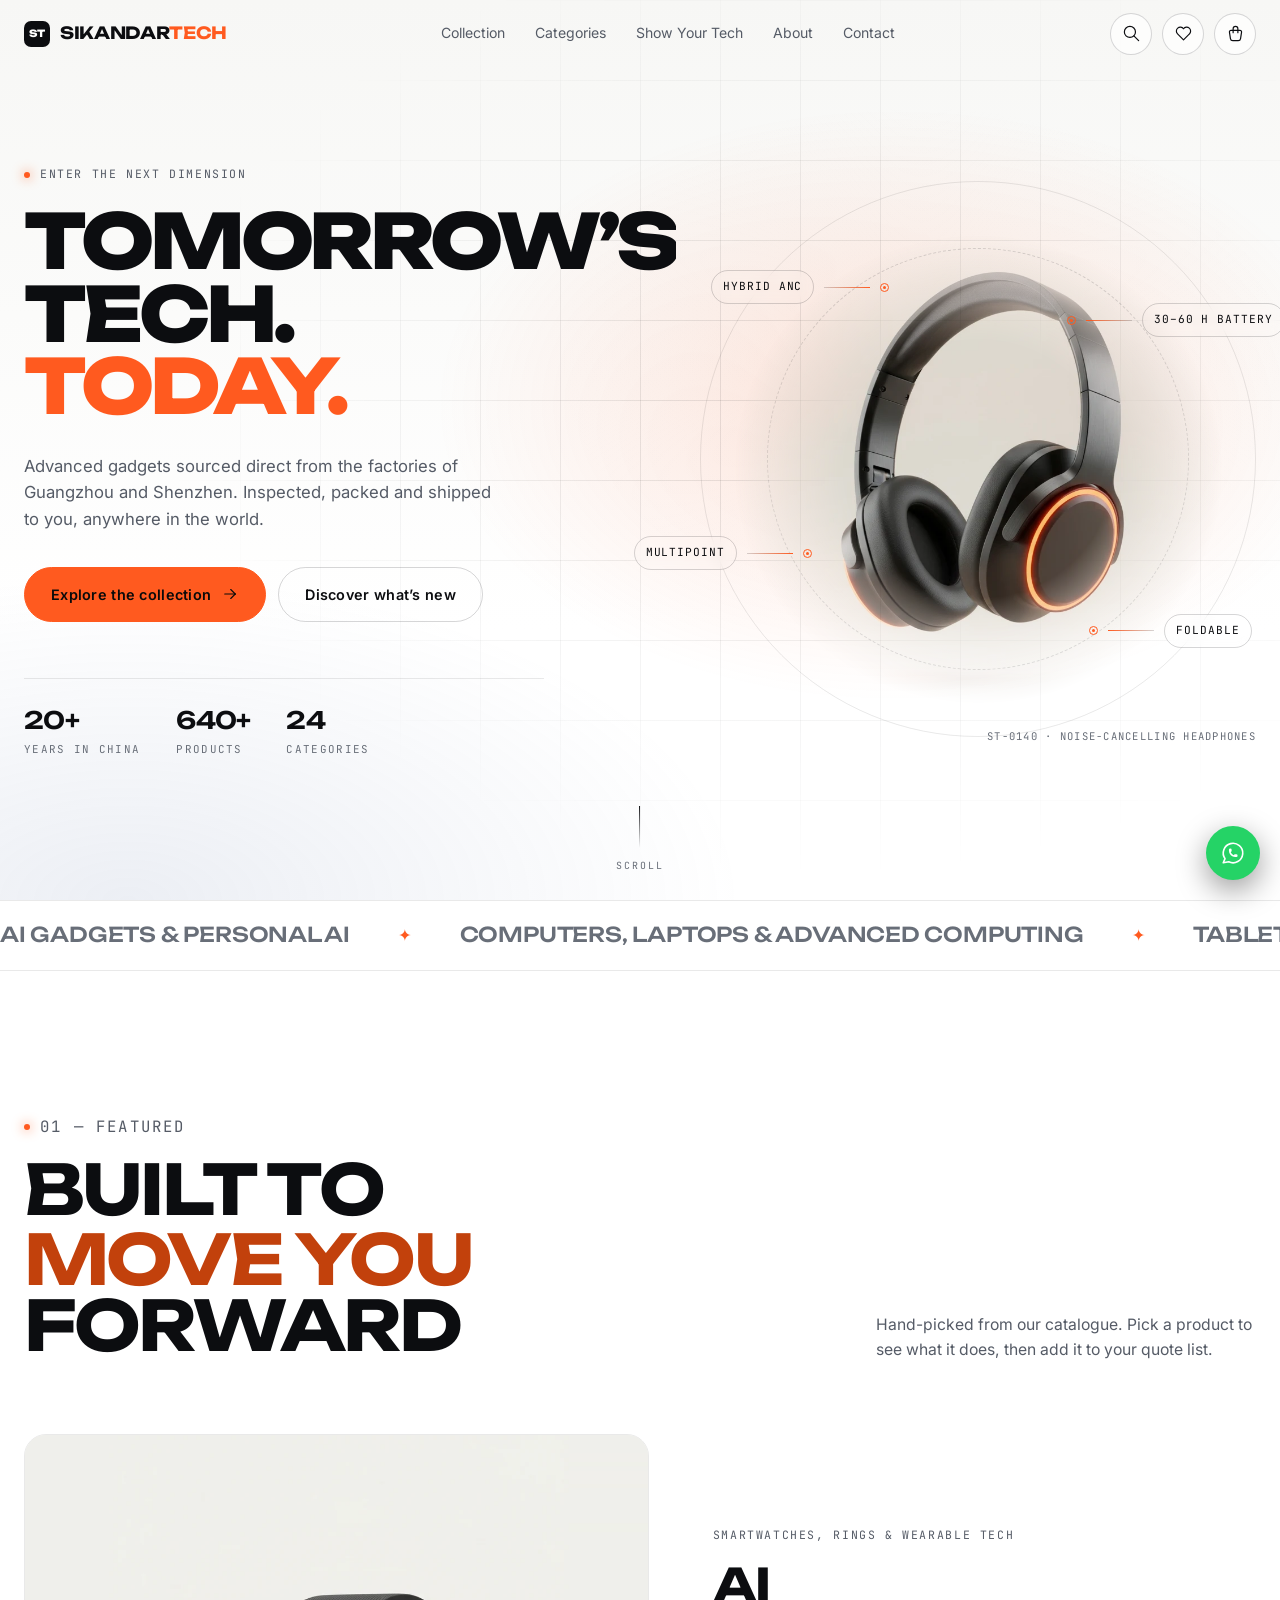
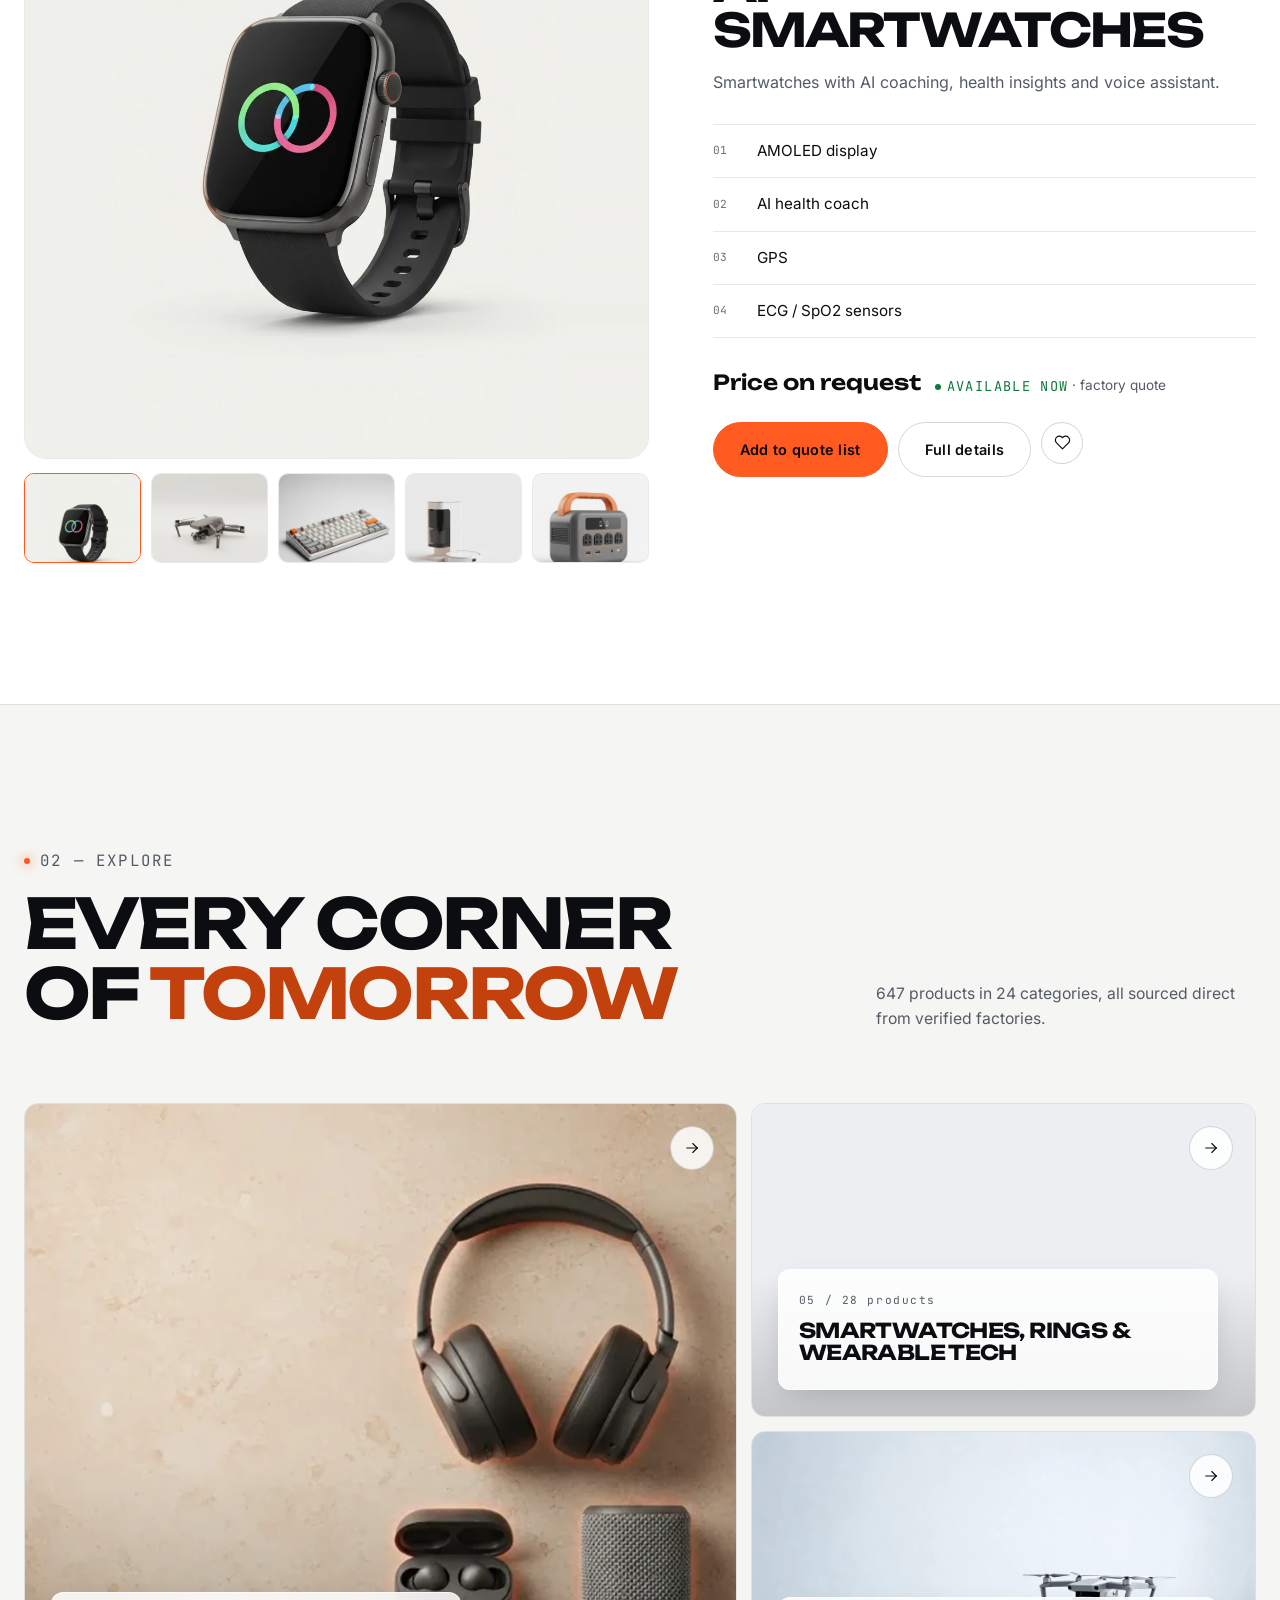
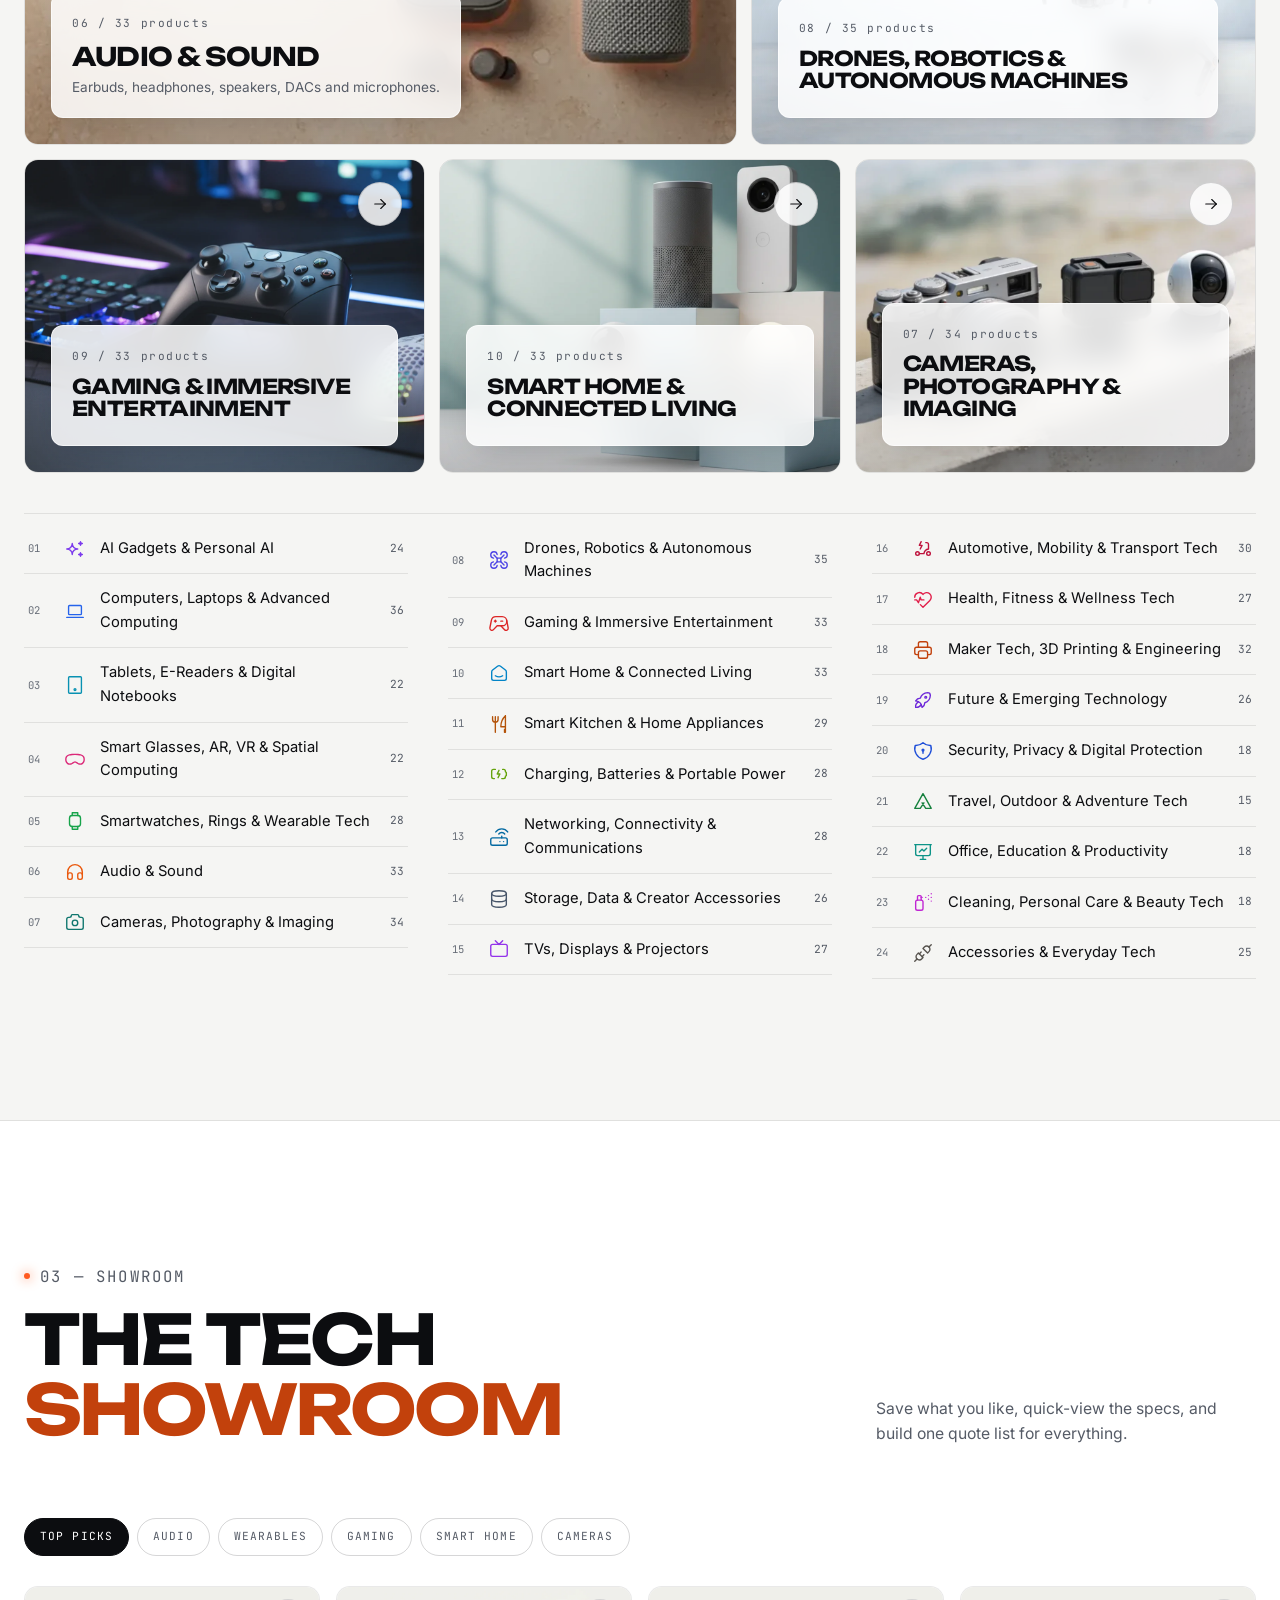
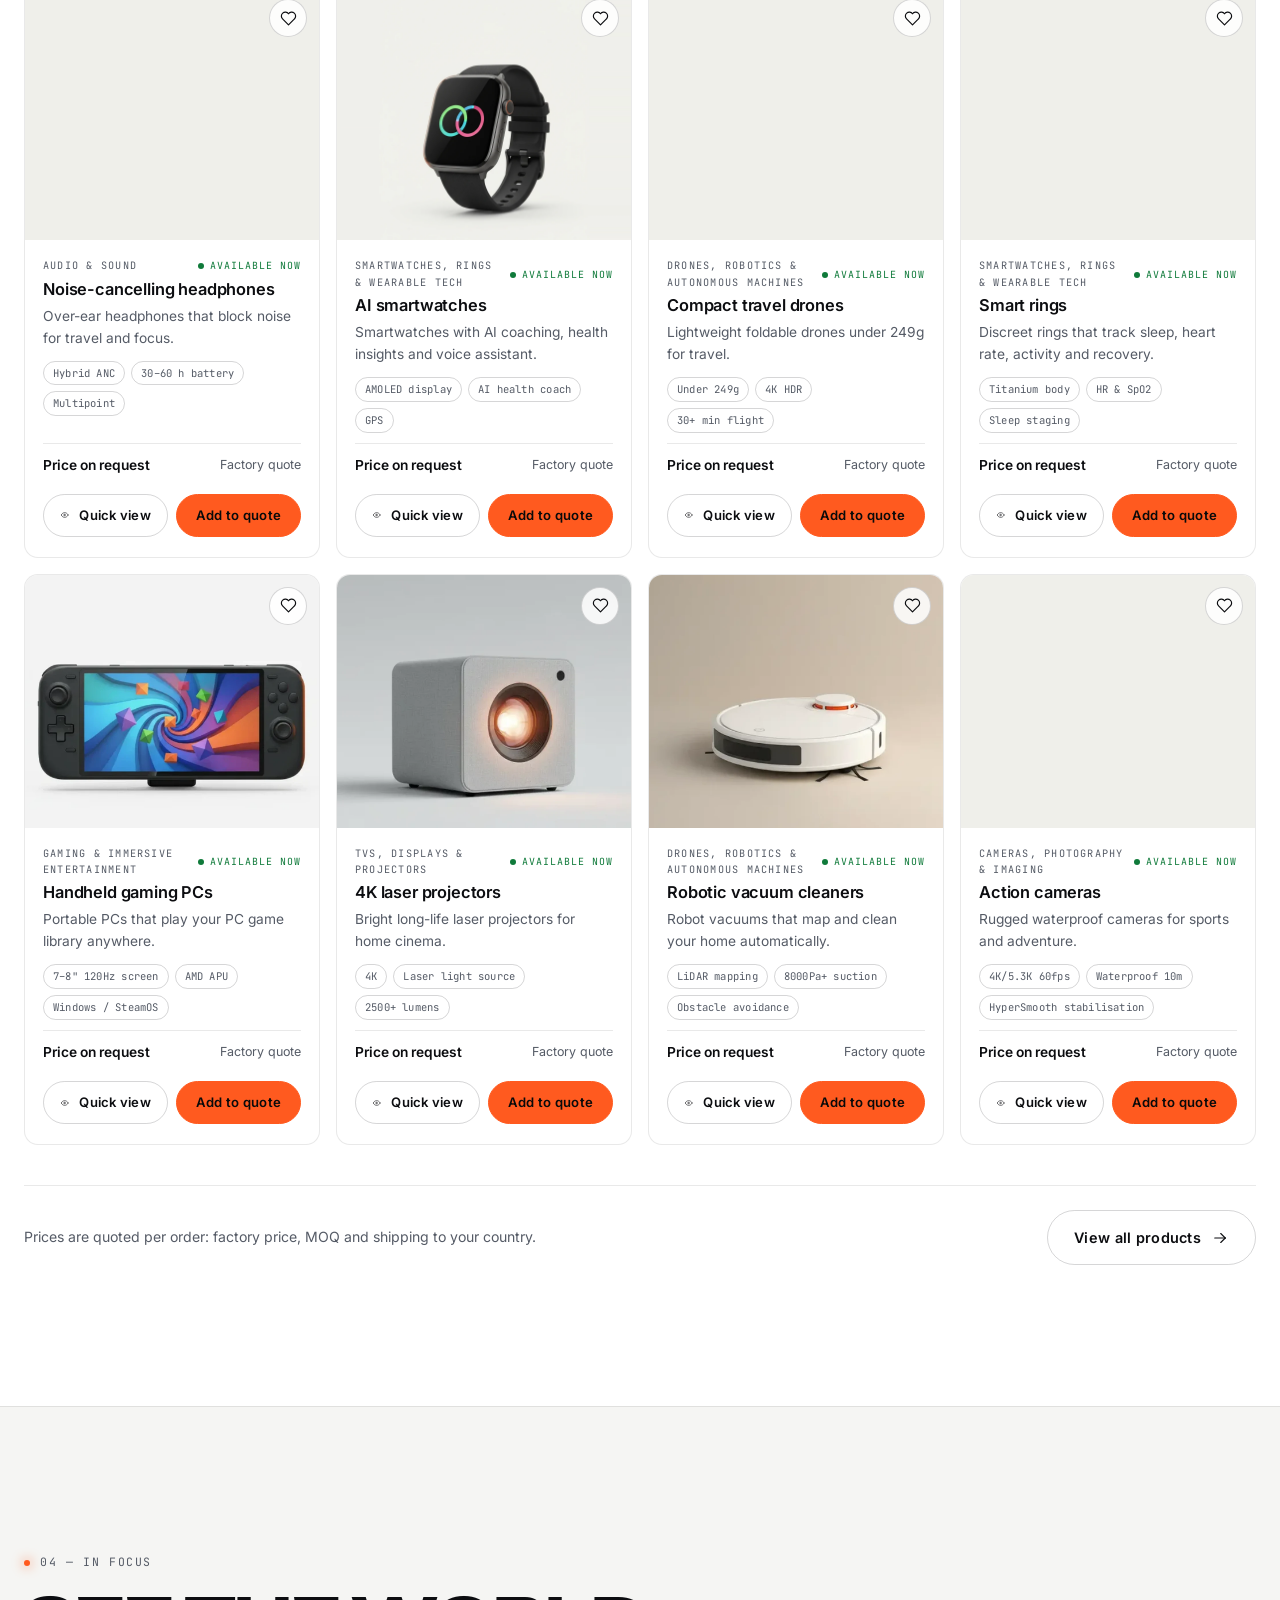
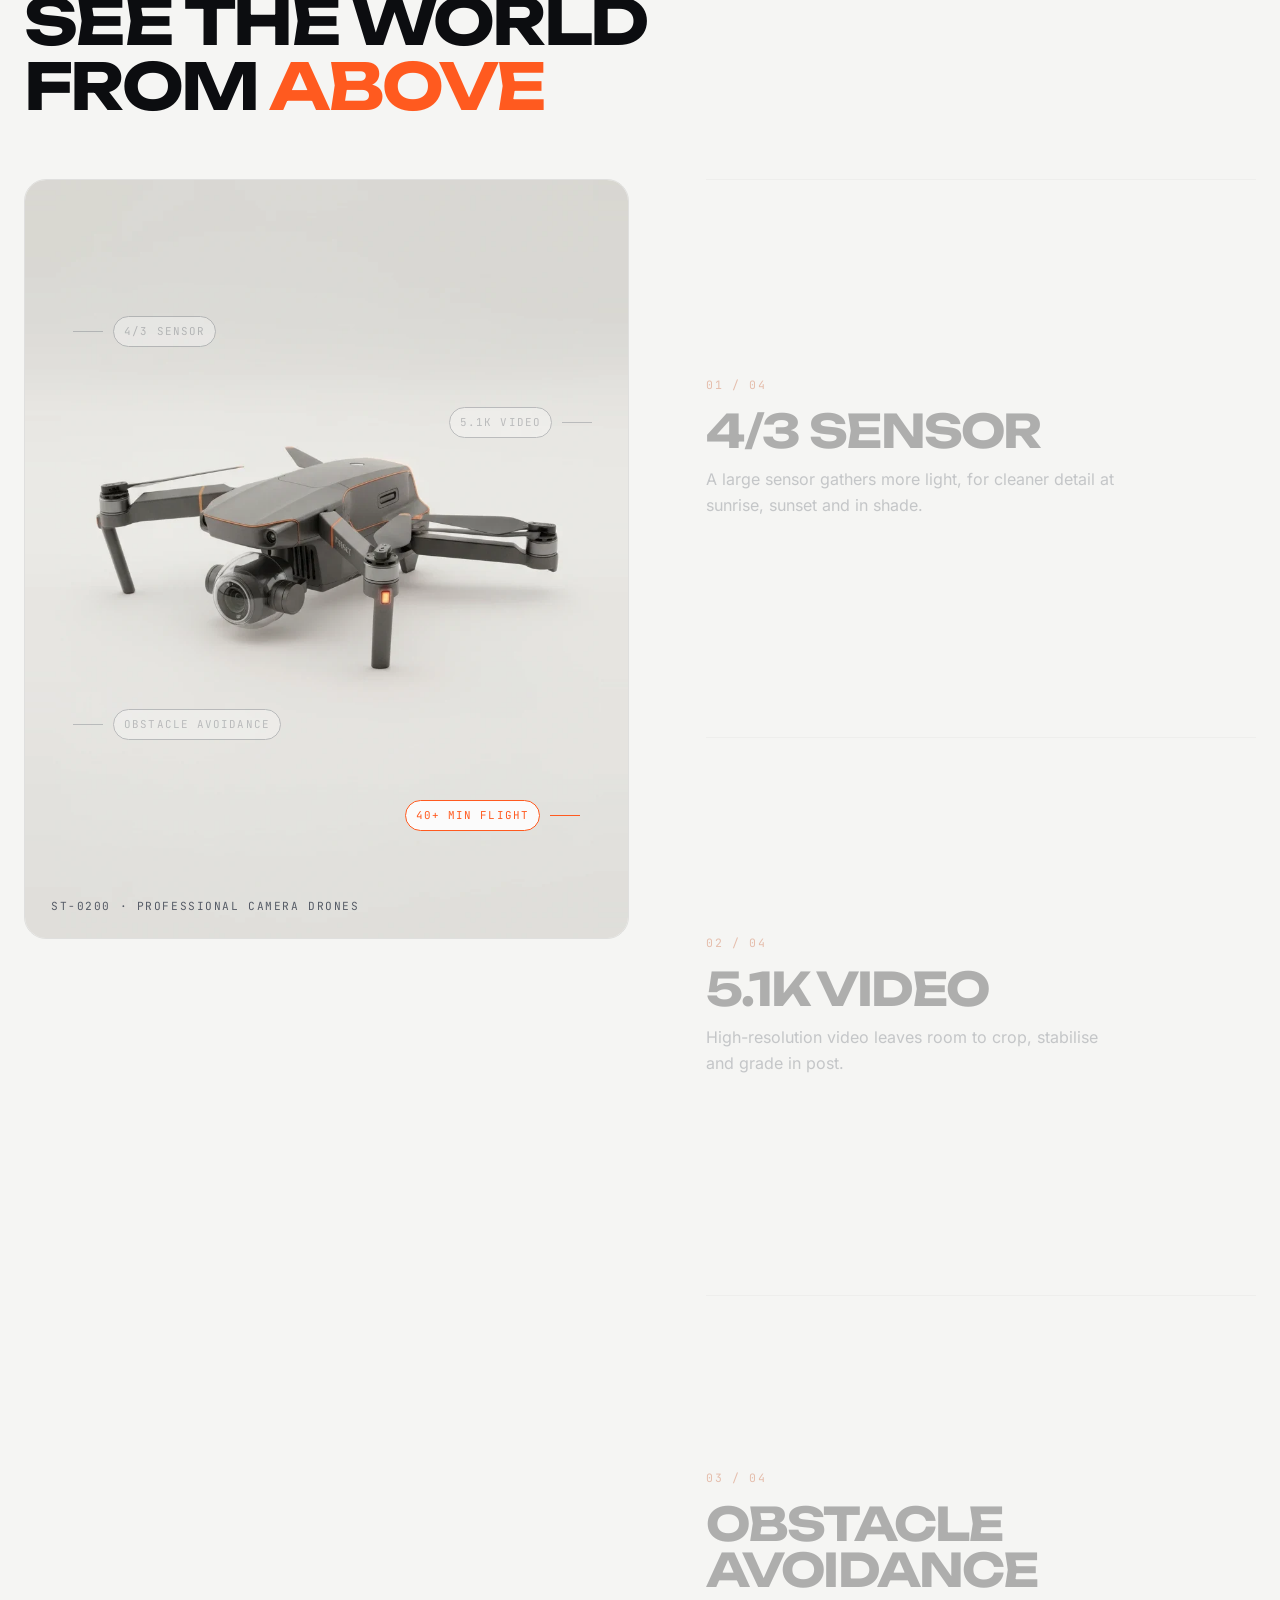
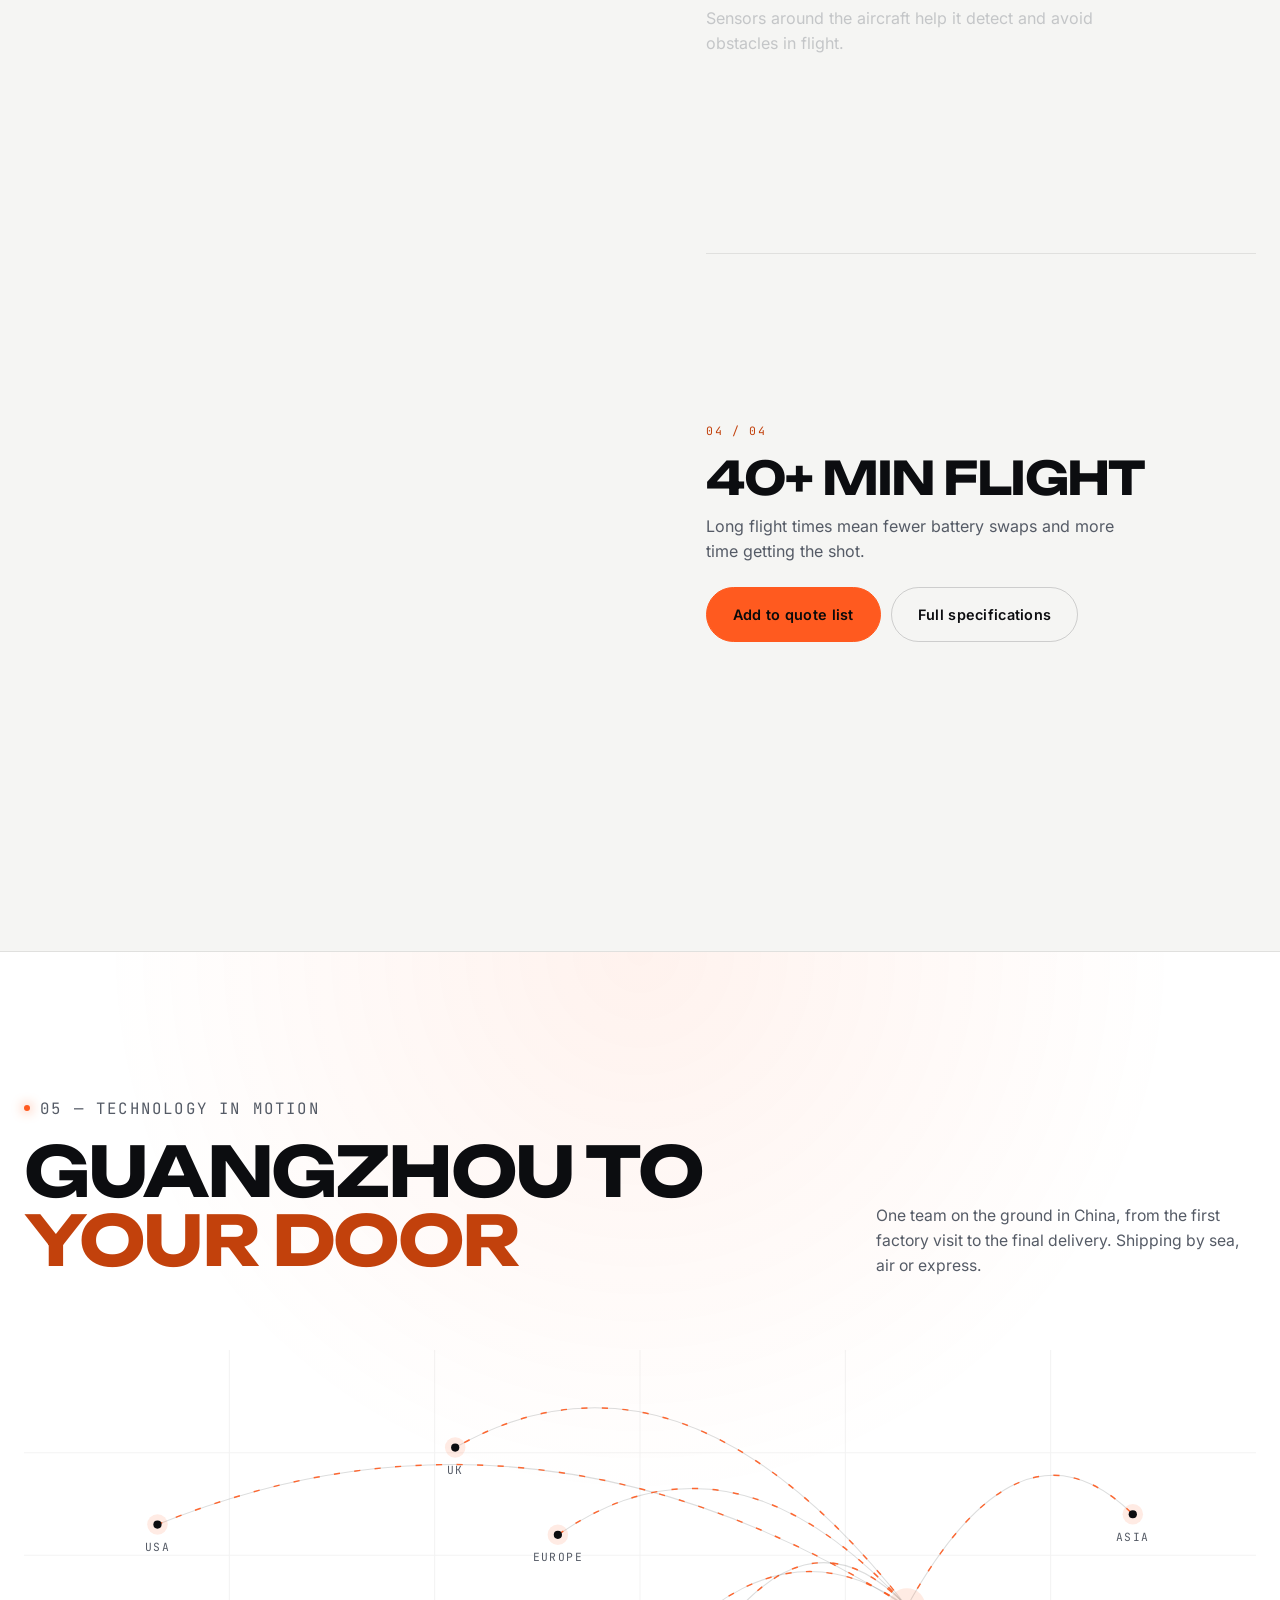
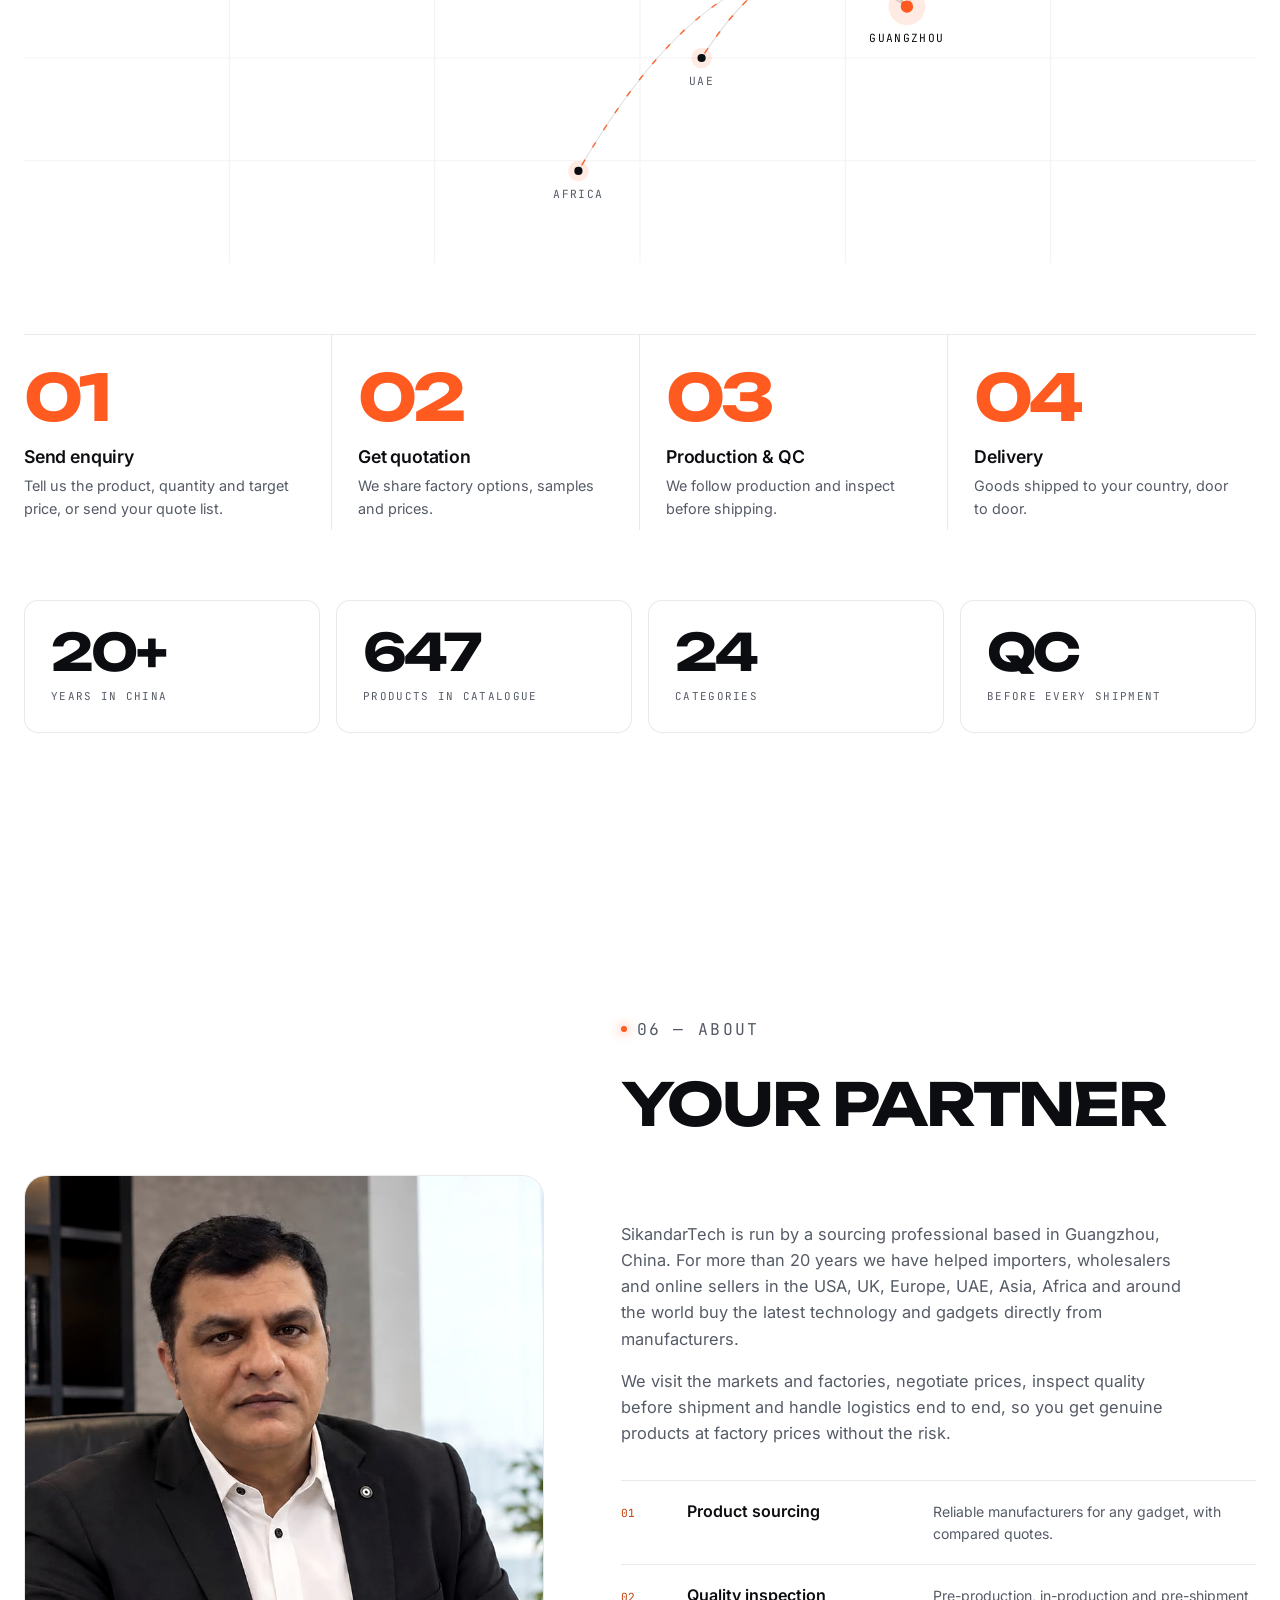
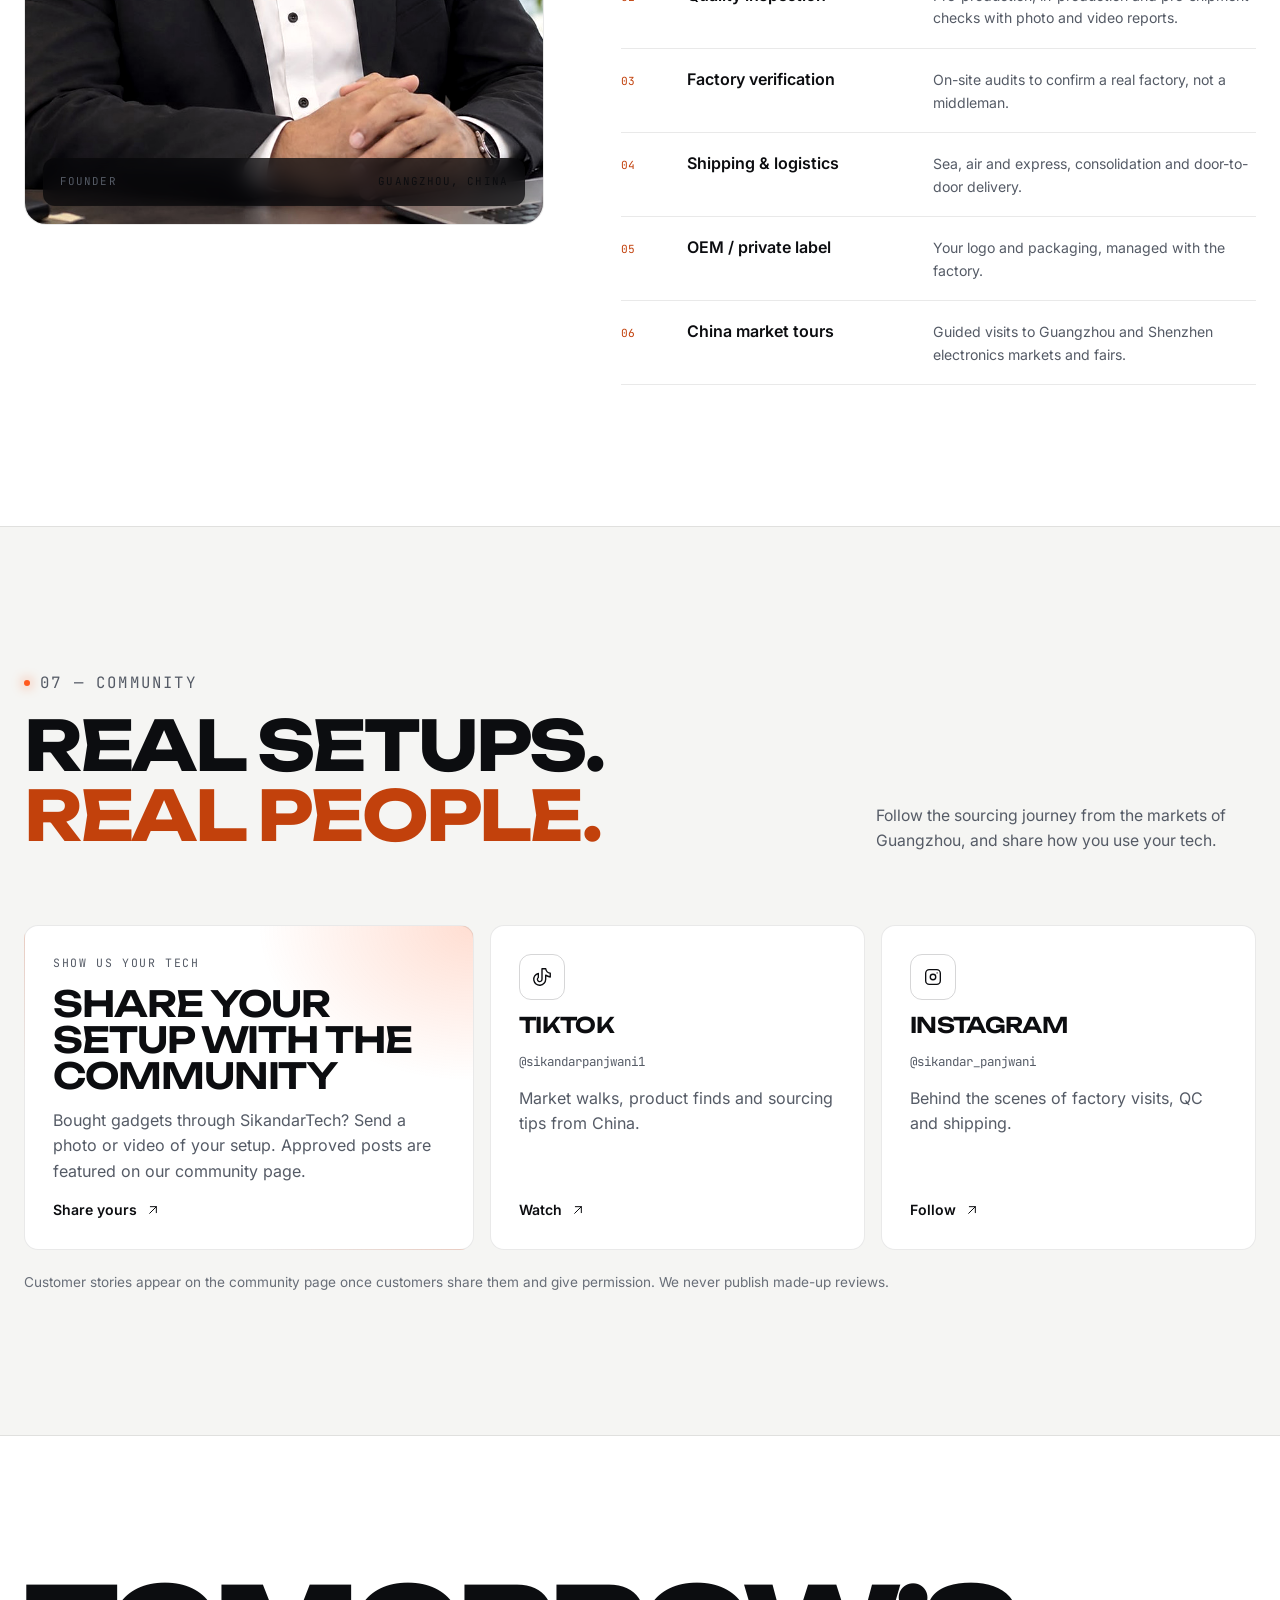
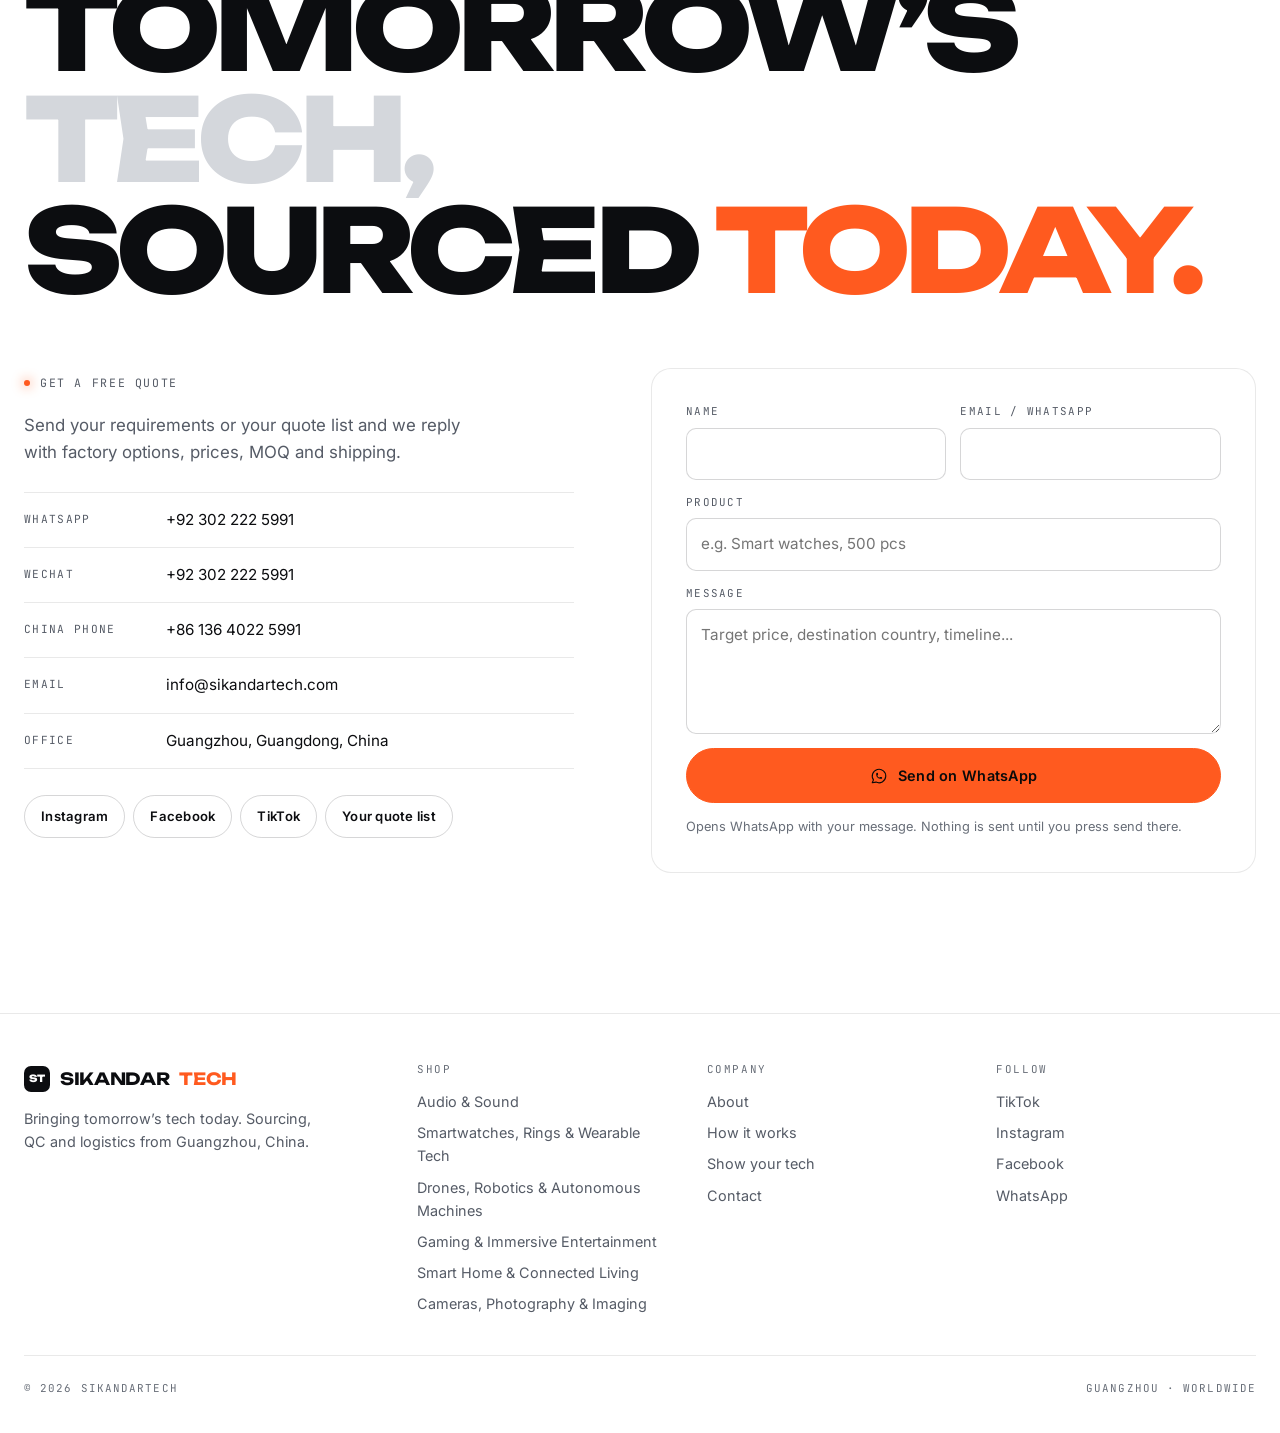
<file: index.html>
<!doctype html>
<html lang="en">
<head>
  <meta charset="utf-8">
  <meta name="viewport" content="width=device-width, initial-scale=1, viewport-fit=cover">
  <title>SikandarTech | Bringing Tomorrow’s Tech Today</title>
  <meta name="description" content="SikandarTech sources advanced tech and gadgets direct from factories in Guangzhou and Shenzhen: AI devices, audio, wearables, drones, robotics, smart home and more, with quality inspection and worldwide shipping.">
  <meta name="theme-color" content="#ffffff">
  <link rel="canonical" href="https://sikandartech.com/">
  <meta property="og:type" content="website">
  <meta property="og:site_name" content="SikandarTech">
  <meta property="og:title" content="SikandarTech | Bringing Tomorrow’s Tech Today">
  <meta property="og:description" content="Advanced tech and gadgets sourced direct from China with QC and worldwide shipping.">
  <meta property="og:url" content="https://sikandartech.com/">
  <meta property="og:image" content="https://sikandartech.com/images/about.jpg">
  <meta name="twitter:card" content="summary_large_image">
  <link rel="preload" href="fonts/unbounded-latin-wght-normal.woff2" as="font" type="font/woff2" crossorigin>
  <link rel="preload" href="fonts/inter-latin-wght-normal.woff2" as="font" type="font/woff2" crossorigin>
  <link rel="icon" href="data:image/svg+xml,%3Csvg xmlns=%22http://www.w3.org/2000/svg%22 viewBox=%220 0 32 32%22%3E%3Crect width=%2232%22 height=%2232%22 rx=%228%22 fill=%22%23ff5a1f%22/%3E%3Ctext x=%2216%22 y=%2221%22 font-family=%22Arial%22 font-weight=%22900%22 font-size=%2213%22 text-anchor=%22middle%22 fill=%22%23000%22%3EST%3C/text%3E%3C/svg%3E">
  <link rel="stylesheet" href="style.css">
  <script>document.documentElement.classList.add("js")</script>
  <script type="application/ld+json">
  {"@context":"https://schema.org","@type":"Organization","name":"SikandarTech","url":"https://sikandartech.com/","slogan":"Bringing Tomorrow’s Tech Today","address":{"@type":"PostalAddress","addressLocality":"Guangzhou","addressRegion":"Guangdong","addressCountry":"CN"},"contactPoint":[{"@type":"ContactPoint","telephone":"+86 136 4022 5991","contactType":"sales"},{"@type":"ContactPoint","telephone":"+92 302 222 5991","contactType":"sales","contactOption":"WhatsApp"}],"sameAs":["https://www.instagram.com/sikandar_panjwani/","https://www.facebook.com/sikandar.punjwani/","https://www.tiktok.com/@sikandarpanjwani1"]}
  </script>
</head>
<body class="home">
  <a class="skip-link" href="#main">Skip to content</a>

  <header class="header">
    <div class="container nav">
      <a href="index.html" class="logo" aria-label="SikandarTech home"><span class="logo-mark">ST</span><span class="logo-text">Sikandar<span>Tech</span></span></a>
      <nav class="nav-links" id="nav-links" aria-label="Main">
        <a href="products.html">Collection</a>
        <a href="#categories">Categories</a>
        <a href="ugc.html">Show Your Tech</a>
        <a href="#about">About</a>
        <a href="#contact">Contact</a>
      </nav>
      <div class="nav-actions">
        <a class="icon-btn" href="products.html" aria-label="Search products" data-ui-icon="search"></a>
        <button class="icon-btn" data-open-drawer="saved" aria-label="Saved products"><span data-ui-icon="heart"></span><span class="count" data-count="saved"></span></button>
        <button class="icon-btn" data-open-drawer="quote" aria-label="Quote list"><span data-ui-icon="shopping-bag"></span><span class="count" data-count="quote"></span></button>
        <button class="icon-btn nav-toggle" aria-label="Menu" aria-expanded="false" aria-controls="nav-links" data-ui-icon="menu"></button>
      </div>
    </div>
  </header>

  <main id="main">
    <!-- ===== HERO: Enter the next dimension ===== -->
    <section class="hero" aria-labelledby="hero-title">
      <div class="hero-light"></div>
      <div class="hero-grid"></div>
      <div class="hero-scan"></div>
      <div class="container hero-inner">
        <div class="hero-copy">
          <p class="label">Enter the next dimension</p>
          <h1 id="hero-title">
            <span class="mask"><span>Tomorrow’s</span></span>
            <span class="mask"><span style="--d:.08s">tech.</span></span>
            <span class="mask"><span style="--d:.16s" class="accent">Today.</span></span>
          </h1>
          <p class="hero-sub">Advanced gadgets sourced direct from the factories of Guangzhou and Shenzhen. Inspected, packed and shipped to you, anywhere in the world.</p>
          <div class="hero-ctas">
            <a class="btn" href="products.html">Explore the collection <span data-ui-icon="arrow-right" class="arrow-wrap"></span></a>
            <a class="btn btn-line" href="products.html?status=coming">Discover what’s new</a>
          </div>
          <div class="hero-meta">
            <div><strong>20+</strong><span>Years in China</span></div>
            <div><strong id="stat-products">640+</strong><span>Products</span></div>
            <div><strong id="stat-cats">24</strong><span>Categories</span></div>
          </div>
        </div>

        <div class="hero-stage" id="hero-stage">
          <div class="hero-ring"></div>
          <div class="hero-ring r2"></div>
          <div class="hero-product">
            <div class="tilt" id="hero-tilt">
              <svg class="hero-svg" viewBox="0 0 600 600" role="img" aria-label="Illustration of over-ear noise-cancelling headphones">
                <defs>
                  <linearGradient id="g-band" x1="0" y1="0" x2="0" y2="1"><stop offset="0" stop-color="#3a3d44"/><stop offset=".45" stop-color="#1b1d21"/><stop offset="1" stop-color="#0c0d0f"/></linearGradient>
                  <linearGradient id="g-band-hi" x1="0" y1="0" x2="1" y2="0"><stop offset="0" stop-color="#fff" stop-opacity="0"/><stop offset=".5" stop-color="#fff" stop-opacity=".55"/><stop offset="1" stop-color="#fff" stop-opacity="0"/></linearGradient>
                  <linearGradient id="g-metal" x1="0" y1="0" x2="1" y2="1"><stop offset="0" stop-color="#d9dce1"/><stop offset=".4" stop-color="#7d828b"/><stop offset=".7" stop-color="#c3c7cd"/><stop offset="1" stop-color="#4a4e55"/></linearGradient>
                  <radialGradient id="g-cup" cx=".35" cy=".3" r=".85"><stop offset="0" stop-color="#3b3f46"/><stop offset=".5" stop-color="#17191d"/><stop offset="1" stop-color="#08090a"/></radialGradient>
                  <radialGradient id="g-plate" cx=".4" cy=".35" r=".8"><stop offset="0" stop-color="#2a2d33"/><stop offset=".7" stop-color="#121417"/><stop offset="1" stop-color="#0a0b0d"/></radialGradient>
                  <linearGradient id="g-rim" x1="0" y1="0" x2="1" y2="1"><stop offset="0" stop-color="#fff" stop-opacity=".7"/><stop offset=".35" stop-color="#fff" stop-opacity=".05"/><stop offset=".75" stop-color="#ff5a1f" stop-opacity=".5"/><stop offset="1" stop-color="#fff" stop-opacity=".15"/></linearGradient>
                  <linearGradient id="g-cushion" x1="0" y1="0" x2="1" y2="0"><stop offset="0" stop-color="#222429"/><stop offset=".5" stop-color="#2f3238"/><stop offset="1" stop-color="#141518"/></linearGradient>
                  <radialGradient id="g-spec" cx=".3" cy=".25" r=".5"><stop offset="0" stop-color="#fff" stop-opacity=".35"/><stop offset="1" stop-color="#fff" stop-opacity="0"/></radialGradient>
                  <filter id="f-blur" x="-50%" y="-50%" width="200%" height="200%"><feGaussianBlur stdDeviation="14"/></filter>
                  <filter id="f-glow" x="-50%" y="-50%" width="200%" height="200%"><feGaussianBlur stdDeviation="4" result="b"/><feMerge><feMergeNode in="b"/><feMergeNode in="SourceGraphic"/></feMerge></filter>
                </defs>
                <!-- floor shadow + reflection -->
                <ellipse cx="300" cy="560" rx="210" ry="18" fill="#0c0d10" opacity=".28" filter="url(#f-blur)"/>
                <ellipse cx="300" cy="556" rx="150" ry="6" fill="#ff5a1f" opacity=".25" filter="url(#f-blur)"/>
                <!-- headband -->
                <path d="M128 330 C 120 150, 230 70, 300 70 C 370 70, 480 150, 472 330" fill="none" stroke="url(#g-band)" stroke-width="36" stroke-linecap="round"/>
                <path d="M146 318 C 142 170, 236 98, 300 98 C 364 98, 458 170, 454 318" fill="none" stroke="#0b0c0e" stroke-width="14" stroke-linecap="round" opacity=".9"/>
                <path d="M150 230 C 175 120, 250 74, 300 74 C 350 74, 425 120, 450 230" fill="none" stroke="url(#g-band-hi)" stroke-width="2"/>
                <!-- sliders -->
                <rect x="116" y="270" width="26" height="74" rx="8" fill="url(#g-metal)"/>
                <rect x="458" y="270" width="26" height="74" rx="8" fill="url(#g-metal)"/>
                <path d="M120 290h18M120 300h18M120 310h18M462 290h18M462 300h18M462 310h18" stroke="#2b2e33" stroke-width="2"/>
                <!-- left cup -->
                <g transform="rotate(-7 165 410)">
                  <ellipse cx="190" cy="412" rx="70" ry="112" fill="url(#g-cushion)"/>
                  <ellipse cx="165" cy="410" rx="98" ry="126" fill="url(#g-cup)"/>
                  <ellipse cx="165" cy="410" rx="98" ry="126" fill="none" stroke="url(#g-rim)" stroke-width="2.5"/>
                  <ellipse cx="160" cy="408" rx="74" ry="98" fill="url(#g-plate)"/>
                  <ellipse cx="160" cy="408" rx="74" ry="98" fill="none" stroke="#ff5a1f" stroke-width="1.6" opacity=".9" filter="url(#f-glow)"/>
                  <ellipse cx="160" cy="408" rx="56" ry="76" fill="none" stroke="rgba(255,255,255,.07)" stroke-width="1"/>
                  <g stroke="rgba(255,255,255,.08)" stroke-width="1">
                    <path d="M118 370h84M110 390h100M108 410h104M110 430h100M118 450h84"/>
                  </g>
                  <circle cx="160" cy="408" r="5" fill="#ff5a1f" filter="url(#f-glow)"/>
                  <ellipse cx="165" cy="410" rx="98" ry="126" fill="url(#g-spec)"/>
                </g>
                <!-- right cup -->
                <g transform="rotate(7 440 410)">
                  <ellipse cx="412" cy="412" rx="70" ry="112" fill="url(#g-cushion)"/>
                  <ellipse cx="440" cy="410" rx="102" ry="130" fill="url(#g-cup)"/>
                  <ellipse cx="440" cy="410" rx="102" ry="130" fill="none" stroke="url(#g-rim)" stroke-width="2.5"/>
                  <ellipse cx="446" cy="408" rx="77" ry="101" fill="url(#g-plate)"/>
                  <ellipse cx="446" cy="408" rx="77" ry="101" fill="none" stroke="#ff5a1f" stroke-width="1.6" opacity=".9" filter="url(#f-glow)"/>
                  <ellipse cx="446" cy="408" rx="58" ry="78" fill="none" stroke="rgba(255,255,255,.07)" stroke-width="1"/>
                  <text x="446" y="414" text-anchor="middle" font-family="Unbounded, sans-serif" font-size="17" font-weight="700" fill="rgba(255,255,255,.75)" letter-spacing="1">ST</text>
                  <rect x="530" y="430" width="6" height="26" rx="3" fill="#2a2d33"/>
                  <circle cx="533" cy="470" r="2.5" fill="#3ddc84"/>
                  <ellipse cx="440" cy="410" rx="102" ry="130" fill="url(#g-spec)"/>
                </g>
              </svg>
            </div>
          </div>
          <div class="spec-tag t1 left" style="top:16%;right:66%;--d:0s"><i></i><span class="ln"></span><b data-spec="0"></b></div>
          <div class="spec-tag t2" style="top:22%;left:66%;--d:.12s"><i></i><span class="ln"></span><b data-spec="1"></b></div>
          <div class="spec-tag t3 left" style="bottom:30%;right:80%;--d:.24s"><i></i><span class="ln"></span><b data-spec="2"></b></div>
          <div class="spec-tag t4" style="bottom:16%;left:70%;--d:.36s"><i></i><span class="ln"></span><b data-spec="3"></b></div>
          <p class="hero-caption" id="hero-caption"></p>
        </div>
      </div>
      <a class="scroll-cue" href="#featured"><span></span>Scroll</a>
    </section>

    <div class="ticker" aria-label="Categories"><div class="ticker-track" id="ticker"></div></div>

    <!-- ===== A: Featured showcase ===== -->
    <section class="section showcase" id="featured" aria-labelledby="featured-title">
      <div class="container">
        <div class="s-head">
          <div><p class="label rv">01 — Featured</p><h2 id="featured-title"><span class="mask"><span>Built to</span></span><span class="mask"><span style="--d:.08s"><em>move you</em> forward</span></span></h2></div>
          <p class="rv" style="--d:.1s">Hand-picked from our catalogue. Pick a product to see what it does, then add it to your quote list.</p>
        </div>
        <div class="show-wrap">
          <div class="rv">
            <div class="show-stage" id="show-stage"><span class="show-index" id="show-index">01</span></div>
            <div class="show-thumbs" id="show-thumbs" role="tablist" aria-label="Featured products"></div>
          </div>
          <div class="show-info" id="show-info" aria-live="polite">
            <div class="show-swap" id="show-swap">
              <p class="label plain" id="show-cat"></p>
              <h3 id="show-name"></h3>
              <p id="show-desc"></p>
              <ul class="show-specs" id="show-specs"></ul>
              <div class="show-price"><strong>Price on request</strong><span id="show-status"></span></div>
              <div class="show-actions">
                <button class="btn" id="show-quote">Add to quote list</button>
                <button class="btn btn-line" id="show-view">Full details</button>
                <button class="icon-btn" id="show-save" aria-label="Save" data-ui-icon="heart"></button>
              </div>
            </div>
          </div>
        </div>
      </div>
    </section>

    <!-- ===== B: Categories ===== -->
    <section class="section cats" id="categories" aria-labelledby="cats-title">
      <div class="container">
        <div class="s-head">
          <div><p class="label rv">02 — Explore</p><h2 id="cats-title"><span class="mask"><span>Every corner</span></span><span class="mask"><span style="--d:.08s">of <em>tomorrow</em></span></span></h2></div>
          <p class="rv" style="--d:.1s"><span id="cat-summary">640+ products in 24 categories</span>, all sourced direct from verified factories.</p>
        </div>
        <div class="cat-feature" id="cat-feature"></div>
        <div class="cat-index" id="cat-index"></div>
      </div>
    </section>

    <!-- ===== C: Product wall ===== -->
    <section class="section" id="showroom" aria-labelledby="wall-title">
      <div class="container">
        <div class="s-head">
          <div><p class="label rv">03 — Showroom</p><h2 id="wall-title"><span class="mask"><span>The tech</span></span><span class="mask"><span style="--d:.08s"><em>showroom</em></span></span></h2></div>
          <p class="rv" style="--d:.1s">Save what you like, quick-view the specs, and build one quote list for everything.</p>
        </div>
        <div class="wall-tabs rv" id="wall-tabs" role="group" aria-label="Filter showroom"></div>
        <div class="wall-grid" id="wall-grid"></div>
        <div class="wall-foot">
          <p>Prices are quoted per order: factory price, MOQ and shipping to your country.</p>
          <a class="btn btn-line" href="products.html">View all products <span data-ui-icon="arrow-right"></span></a>
        </div>
      </div>
    </section>

    <!-- ===== D: Story ===== -->
    <section class="section story" id="story" aria-labelledby="story-title">
      <div class="container">
        <div class="story-intro">
          <p class="label rv">04 — In focus</p>
          <h2 id="story-title"><span class="mask"><span>See the world</span></span><span class="mask"><span style="--d:.08s">from <em style="font-style:normal;color:var(--accent)">above</em></span></span></h2>
        </div>
        <div class="story-grid">
          <div class="story-visual" id="story-visual"></div>
          <div class="story-steps" id="story-steps"></div>
        </div>
      </div>
    </section>

    <!-- ===== E: Technology in motion ===== -->
    <section class="section motion" id="process" aria-labelledby="motion-title">
      <div class="container">
        <div class="s-head">
          <div><p class="label rv">05 — Technology in motion</p><h2 id="motion-title"><span class="mask"><span>Guangzhou to</span></span><span class="mask"><span style="--d:.08s"><em>your door</em></span></span></h2></div>
          <p class="rv" style="--d:.1s">One team on the ground in China, from the first factory visit to the final delivery. Shipping by sea, air or express.</p>
        </div>
        <div class="net rv" aria-hidden="true">
          <svg viewBox="0 0 1200 500" preserveAspectRatio="xMidYMid meet">
            <g class="net-grid"><path d="M0 100H1200M0 200H1200M0 300H1200M0 400H1200M200 0V500M400 0V500M600 0V500M800 0V500M1000 0V500"/></g>
            <g id="net-routes"></g>
            <g id="net-nodes"></g>
          </svg>
        </div>
        <div class="steps">
          <div class="step rv" data-reveal><div class="big">01</div><h3>Send enquiry</h3><p>Tell us the product, quantity and target price, or send your quote list.</p></div>
          <div class="step rv" style="--d:.1s" data-reveal><div class="big">02</div><h3>Get quotation</h3><p>We share factory options, samples and prices.</p></div>
          <div class="step rv" style="--d:.2s" data-reveal><div class="big">03</div><h3>Production &amp; QC</h3><p>We follow production and inspect before shipping.</p></div>
          <div class="step rv" style="--d:.3s" data-reveal><div class="big">04</div><h3>Delivery</h3><p>Goods shipped to your country, door to door.</p></div>
        </div>
        <div class="stats">
          <div class="stat rv"><strong>20+</strong><span>Years in China</span></div>
          <div class="stat rv" style="--d:.08s"><strong data-count-to="687" id="stat-products-2">687</strong><span>Products in catalogue</span></div>
          <div class="stat rv" style="--d:.16s"><strong>24</strong><span>Categories</span></div>
          <div class="stat rv" style="--d:.24s"><strong>QC</strong><span>Before every shipment</span></div>
        </div>
      </div>
    </section>

    <!-- ===== About ===== -->
    <section class="section" id="about" aria-labelledby="about-title">
      <div class="container about-grid">
        <figure class="founder rv">
          <span class="fallback">ST</span>
          <img src="images/about.jpg" alt="Founder of SikandarTech at his office in Guangzhou, China" loading="lazy" width="800" height="1000" onerror="this.remove()">
          <figcaption class="founder-tag"><span>Founder</span>Guangzhou, China</figcaption>
        </figure>
        <div class="about-copy">
          <p class="label rv">06 — About</p>
          <h2 id="about-title"><span class="mask"><span>Your partner</span></span><span class="mask"><span style="--d:.08s">in <em style="font-style:normal;color:var(--accent)">China</em></span></span></h2>
          <p class="rv">SikandarTech is run by a sourcing professional based in Guangzhou, China. For more than 20 years we have helped importers, wholesalers and online sellers in the USA, UK, Europe, UAE, Asia, Africa and around the world buy the latest technology and gadgets directly from manufacturers.</p>
          <p class="rv">We visit the markets and factories, negotiate prices, inspect quality before shipment and handle logistics end to end, so you get genuine products at factory prices without the risk.</p>
          <ul class="services" id="services">
            <li class="rv"><span>01</span><strong>Product sourcing</strong><p>Reliable manufacturers for any gadget, with compared quotes.</p></li>
            <li class="rv"><span>02</span><strong>Quality inspection</strong><p>Pre-production, in-production and pre-shipment checks with photo and video reports.</p></li>
            <li class="rv"><span>03</span><strong>Factory verification</strong><p>On-site audits to confirm a real factory, not a middleman.</p></li>
            <li class="rv"><span>04</span><strong>Shipping &amp; logistics</strong><p>Sea, air and express, consolidation and door-to-door delivery.</p></li>
            <li class="rv"><span>05</span><strong>OEM / private label</strong><p>Your logo and packaging, managed with the factory.</p></li>
            <li class="rv"><span>06</span><strong>China market tours</strong><p>Guided visits to Guangzhou and Shenzhen electronics markets and fairs.</p></li>
          </ul>
        </div>
      </div>
    </section>

    <!-- ===== F: Community ===== -->
    <section class="section community" id="community" aria-labelledby="comm-title">
      <div class="container">
        <div class="s-head">
          <div><p class="label rv">07 — Community</p><h2 id="comm-title"><span class="mask"><span>Real setups.</span></span><span class="mask"><span style="--d:.08s"><em>Real people.</em></span></span></h2></div>
          <p class="rv" style="--d:.1s">Follow the sourcing journey from the markets of Guangzhou, and share how you use your tech.</p>
        </div>
        <div class="comm-grid">
          <a class="comm-card lead rv" href="ugc.html">
            <span class="label plain">Show us your tech</span>
            <h3>Share your setup with the community</h3>
            <p>Bought gadgets through SikandarTech? Send a photo or video of your setup. Approved posts are featured on our community page.</p>
            <span class="go">Share yours <span data-ui-icon="arrow-up-right"></span></span>
          </a>
          <a class="comm-card rv" style="--d:.08s" data-social="tiktok" target="_blank" rel="noopener">
            <span class="ico" data-ui-icon="brand-tiktok"></span>
            <h3>TikTok</h3><span class="handle">@sikandarpanjwani1</span>
            <p>Market walks, product finds and sourcing tips from China.</p>
            <span class="go">Watch <span data-ui-icon="arrow-up-right"></span></span>
          </a>
          <a class="comm-card rv" style="--d:.16s" data-social="instagram" target="_blank" rel="noopener">
            <span class="ico" data-ui-icon="brand-instagram"></span>
            <h3>Instagram</h3><span class="handle">@sikandar_panjwani</span>
            <p>Behind the scenes of factory visits, QC and shipping.</p>
            <span class="go">Follow <span data-ui-icon="arrow-up-right"></span></span>
          </a>
        </div>
        <p class="comm-note rv">Customer stories appear on the community page once customers share them and give permission. We never publish made-up reviews.</p>
      </div>
    </section>

    <!-- ===== G: Final conversion ===== -->
    <section class="section final" id="contact" aria-labelledby="final-title">
      <div class="container">
        <h2 class="final-title" id="final-title">
          <span class="mask"><span>Tomorrow’s</span></span>
          <span class="mask"><span style="--d:.06s" class="o">tech,</span></span>
          <span class="mask"><span style="--d:.12s">sourced <span class="a">today.</span></span></span>
        </h2>
        <div class="contact-grid">
          <div>
            <p class="label rv">Get a free quote</p>
            <p class="rv" style="margin-top:18px;font-size:1.05rem;max-width:460px">Send your requirements or your quote list and we reply with factory options, prices, MOQ and shipping.</p>
            <ul class="contact-list rv">
              <li><strong>WhatsApp</strong><a id="whatsapp-link" data-wa target="_blank" rel="noopener"></a></li>
              <li id="wechat-row"><strong>WeChat</strong><span id="wechat-id"></span></li>
              <li id="phone-row"><strong>China phone</strong><a id="phone-link"></a></li>
              <li><strong>Email</strong><a id="email-link"></a></li>
              <li><strong>Office</strong><span>Guangzhou, Guangdong, China</span></li>
            </ul>
            <div class="socials rv">
              <a class="btn btn-line btn-sm" data-social="instagram" target="_blank" rel="noopener">Instagram</a>
              <a class="btn btn-line btn-sm" data-social="facebook" target="_blank" rel="noopener">Facebook</a>
              <a class="btn btn-line btn-sm" data-social="tiktok" target="_blank" rel="noopener">TikTok</a>
              <button class="btn btn-line btn-sm" data-open-drawer="quote">Your quote list</button>
            </div>
          </div>
          <form class="form rv" id="contact-form" novalidate>
            <div class="row2">
              <label class="field"><span>Name</span><input name="name" required autocomplete="name"></label>
              <label class="field"><span>Email / WhatsApp</span><input name="contact" required autocomplete="email"></label>
            </div>
            <label class="field"><span>Product</span><input name="product" placeholder="e.g. Smart watches, 500 pcs" list="product-names"></label>
            <datalist id="product-names"></datalist>
            <label class="field"><span>Message</span><textarea name="message" rows="4" placeholder="Target price, destination country, timeline..."></textarea></label>
            <button type="submit" class="btn btn-block"><span data-ui-icon="brand-whatsapp"></span>Send on WhatsApp</button>
            <p class="form-note">Opens WhatsApp with your message. Nothing is sent until you press send there.</p>
          </form>
        </div>
      </div>
    </section>
  </main>

  <footer class="footer">
    <div class="container">
      <div class="footer-top">
        <div class="footer-brand"><a href="index.html" class="logo"><span class="logo-mark">ST</span>Sikandar<span>Tech</span></a><p>Bringing tomorrow’s tech today. Sourcing, QC and logistics from Guangzhou, China.</p></div>
        <div><h2>Shop</h2><ul id="footer-cats"></ul></div>
        <div><h2>Company</h2><ul><li><a href="#about">About</a></li><li><a href="#process">How it works</a></li><li><a href="ugc.html">Show your tech</a></li><li><a href="#contact">Contact</a></li></ul></div>
        <div><h2>Follow</h2><ul><li><a data-social="tiktok" target="_blank" rel="noopener">TikTok</a></li><li><a data-social="instagram" target="_blank" rel="noopener">Instagram</a></li><li><a data-social="facebook" target="_blank" rel="noopener">Facebook</a></li><li><a data-wa target="_blank" rel="noopener">WhatsApp</a></li></ul></div>
      </div>
      <div class="footer-bottom"><span>© <span data-year></span> SikandarTech</span><span>Guangzhou · Worldwide</span></div>
    </div>
  </footer>

  <a class="whatsapp-float" data-wa target="_blank" rel="noopener" aria-label="Chat on WhatsApp" data-ui-icon="brand-whatsapp"></a>

  <script src="icons.js"></script>
  <script src="catalog.js"></script>
  <script src="script.js"></script>
  <script src="shop-core.js"></script>
  <script src="product-info.js"></script>
  <script src="home.js"></script>
</body>
</html>
</file>
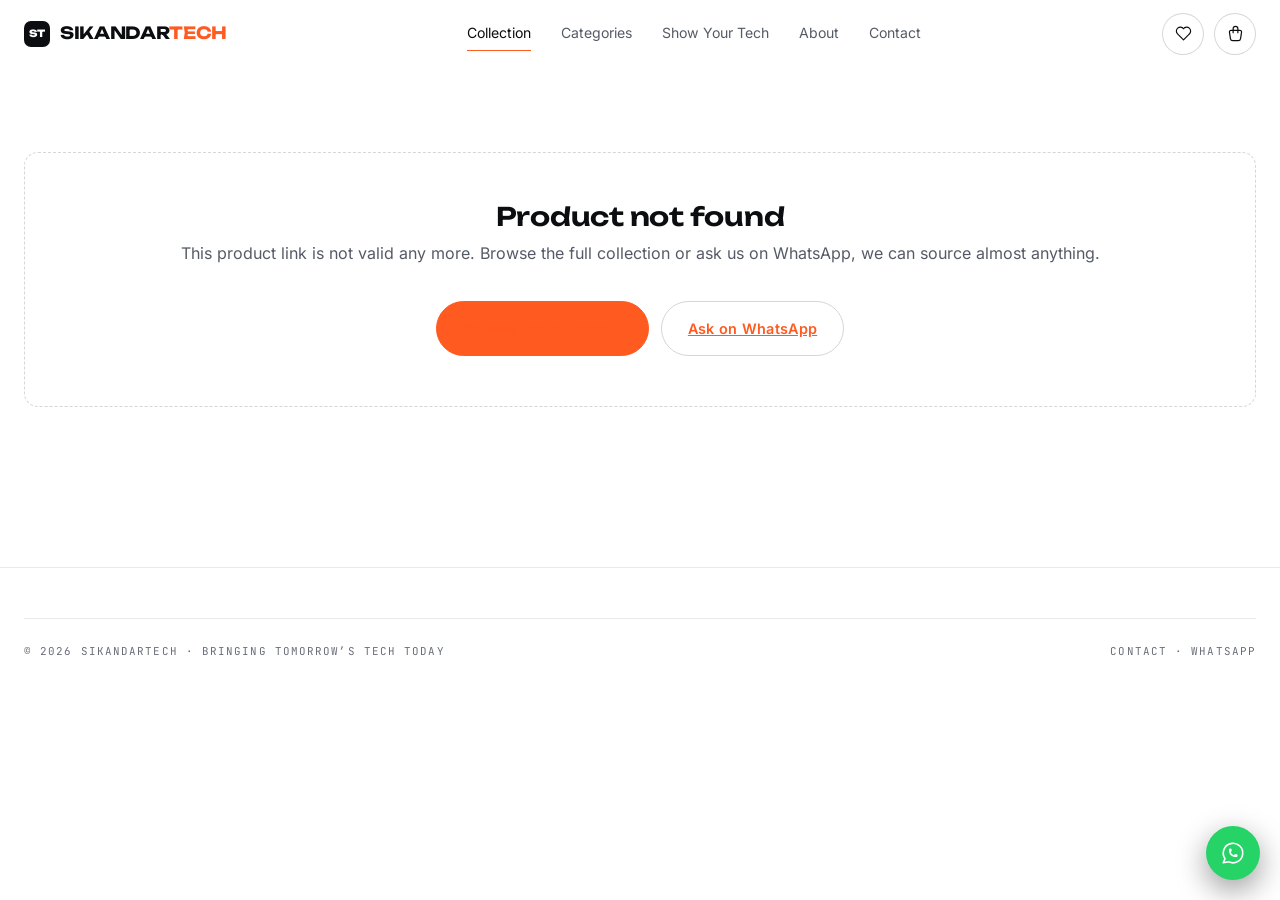
<file: product.html>
<!doctype html>
<html lang="en">
<head>
  <meta charset="utf-8">
  <meta name="viewport" content="width=device-width, initial-scale=1, viewport-fit=cover">
  <title>Product | SikandarTech</title>
  <meta name="description" content="Product details, specifications and sourcing information from SikandarTech.">
  <meta name="theme-color" content="#ffffff">
  <link rel="canonical" href="https://sikandartech.com/products.html" id="canonical">
  <meta property="og:type" content="website">
  <meta property="og:site_name" content="SikandarTech">
  <meta property="og:title" content="SikandarTech product" id="og-title">
  <meta property="og:description" content="Advanced tech sourced direct from China." id="og-desc">
  <meta property="og:url" content="https://sikandartech.com/products.html" id="og-url">
  <meta property="og:image" content="https://sikandartech.com/images/hero/hero.webp" id="og-image">
  <link rel="preload" href="fonts/unbounded-latin-wght-normal.woff2" as="font" type="font/woff2" crossorigin>
  <link rel="preload" href="fonts/inter-latin-wght-normal.woff2" as="font" type="font/woff2" crossorigin>
  <link rel="icon" href="data:image/svg+xml,%3Csvg xmlns=%22http://www.w3.org/2000/svg%22 viewBox=%220 0 32 32%22%3E%3Crect width=%2232%22 height=%2232%22 rx=%228%22 fill=%22%23ff5a1f%22/%3E%3Ctext x=%2216%22 y=%2221%22 font-family=%22Arial%22 font-weight=%22900%22 font-size=%2213%22 text-anchor=%22middle%22 fill=%22%23000%22%3EST%3C/text%3E%3C/svg%3E">
  <link rel="stylesheet" href="style.css">
  <script>document.documentElement.classList.add("js")</script>
</head>
<body class="shop-page pdp-page">
  <a class="skip-link" href="#main">Skip to content</a>

  <header class="header">
    <div class="container nav">
      <a href="index.html" class="logo" aria-label="SikandarTech home"><span class="logo-mark">ST</span><span class="logo-text">Sikandar<span>Tech</span></span></a>
      <nav class="nav-links" id="nav-links" aria-label="Main">
        <a href="products.html" class="active" aria-current="page">Collection</a>
        <a href="index.html#categories">Categories</a>
        <a href="ugc.html">Show Your Tech</a>
        <a href="index.html#about">About</a>
        <a href="index.html#contact">Contact</a>
      </nav>
      <div class="nav-actions">
        <button class="icon-btn" data-open-drawer="saved" aria-label="Saved products"><span data-ui-icon="heart"></span><span class="count" data-count="saved"></span></button>
        <button class="icon-btn" data-open-drawer="quote" aria-label="Quote list"><span data-ui-icon="shopping-bag"></span><span class="count" data-count="quote"></span></button>
        <button class="icon-btn nav-toggle" aria-label="Menu" aria-expanded="false" aria-controls="nav-links" data-ui-icon="menu"></button>
      </div>
    </div>
  </header>

  <main id="main" class="page-pad">
    <div class="container" id="pdp">
      <nav class="crumbs" aria-label="Breadcrumb" id="crumbs"></nav>

      <section class="pdp" aria-labelledby="pdp-name">
        <div class="pdp-media">
          <div class="pdp-stage" id="pdp-stage"></div>
          <ul class="pdp-trust">
            <li><span data-ui-icon="check"></span>QC before shipment</li>
            <li><span data-ui-icon="check"></span>Samples available</li>
            <li><span data-ui-icon="check"></span>OEM / private label</li>
            <li><span data-ui-icon="check"></span>Worldwide shipping</li>
          </ul>
        </div>

        <div class="pdp-info">
          <a class="pdp-cat" id="pdp-cat" href="products.html"></a>
          <h1 id="pdp-name"></h1>
          <div class="pdp-meta"><span id="pdp-status"></span><span class="pdp-code" id="pdp-code"></span></div>
          <p class="pdp-lead" id="pdp-lead"></p>

          <h2 class="pdp-sub">Highlights</h2>
          <ul class="pdp-highlights" id="pdp-highlights"></ul>

          <div class="pdp-price">
            <div><strong>Price on request</strong><span>Factory price · MOQ · shipping confirmed in your quotation</span></div>
          </div>

          <div class="pdp-buy">
            <div class="qty qty-lg" role="group" aria-label="Quantity">
              <button type="button" id="qty-minus" aria-label="Decrease quantity">−</button>
              <input type="number" id="qty" value="1" min="1" max="999999" inputmode="numeric" aria-label="Quantity">
              <button type="button" id="qty-plus" aria-label="Increase quantity">+</button>
            </div>
            <button class="btn" id="pdp-quote">Add to quote list</button>
            <button class="icon-btn" id="pdp-save" aria-label="Save" aria-pressed="false" data-ui-icon="heart"></button>
          </div>
          <div class="pdp-actions">
            <a class="btn btn-line btn-sm" id="pdp-wa" target="_blank" rel="noopener"><span data-ui-icon="brand-whatsapp"></span>Ask about this product</a>
            <button class="btn btn-line btn-sm" id="pdp-print">Print spec sheet</button>
            <button class="btn btn-line btn-sm" id="pdp-share">Copy link</button>
          </div>
        </div>
      </section>

      <nav class="pdp-tabs" aria-label="Product sections">
        <a href="#overview">Overview</a><a href="#specs">Specifications</a><a href="#sourcing">Sourcing &amp; shipping</a><a href="#faq">FAQ</a>
      </nav>

      <section class="pdp-section" id="overview" aria-labelledby="ov-title">
        <h2 id="ov-title">Overview</h2>
        <div class="pdp-two">
          <div id="pdp-overview"></div>
          <aside class="pdp-box">
            <h3>Ideal for</h3>
            <ul class="chips" id="pdp-ideal"></ul>
            <div id="pdp-notes"></div>
          </aside>
        </div>
      </section>

      <section class="pdp-section" id="specs" aria-labelledby="sp-title">
        <h2 id="sp-title">Specifications</h2>
        <table class="spec-table"><caption class="sr-only">Specifications</caption><tbody id="pdp-specs"></tbody></table>
        <p class="spec-note">Typical specifications for this product type. Exact brand, model and specifications are confirmed in your quotation.</p>
      </section>

      <section class="pdp-section" id="sourcing" aria-labelledby="so-title">
        <h2 id="so-title">Sourcing &amp; shipping</h2>
        <table class="spec-table"><caption class="sr-only">Sourcing and shipping details</caption><tbody id="pdp-sourcing"></tbody></table>
      </section>

      <section class="pdp-section" id="faq" aria-labelledby="fq-title">
        <h2 id="fq-title">Frequently asked questions</h2>
        <div class="faq" id="pdp-faq"></div>
      </section>

      <section class="pdp-section" aria-labelledby="rl-title">
        <div class="pdp-related-head"><h2 id="rl-title">More in this category</h2><a class="btn btn-line btn-sm" id="pdp-more" href="products.html">View all</a></div>
        <div class="product-grid related-4" id="pdp-related"></div>
      </section>
    </div>
  </main>

  <footer class="footer">
    <div class="container">
      <div class="footer-bottom"><span>© <span data-year></span> SikandarTech · Bringing tomorrow’s tech today</span><span><a href="index.html#contact">Contact</a> · <a data-wa target="_blank" rel="noopener">WhatsApp</a></span></div>
    </div>
  </footer>

  <a class="whatsapp-float" data-wa target="_blank" rel="noopener" aria-label="Chat on WhatsApp" data-ui-icon="brand-whatsapp"></a>

  <script src="icons.js"></script>
  <script src="catalog.js"></script>
  <script src="script.js"></script>
  <script src="shop-core.js"></script>
  <script src="product-info.js"></script>
  <script src="product.js"></script>
</body>
</html>
</file>
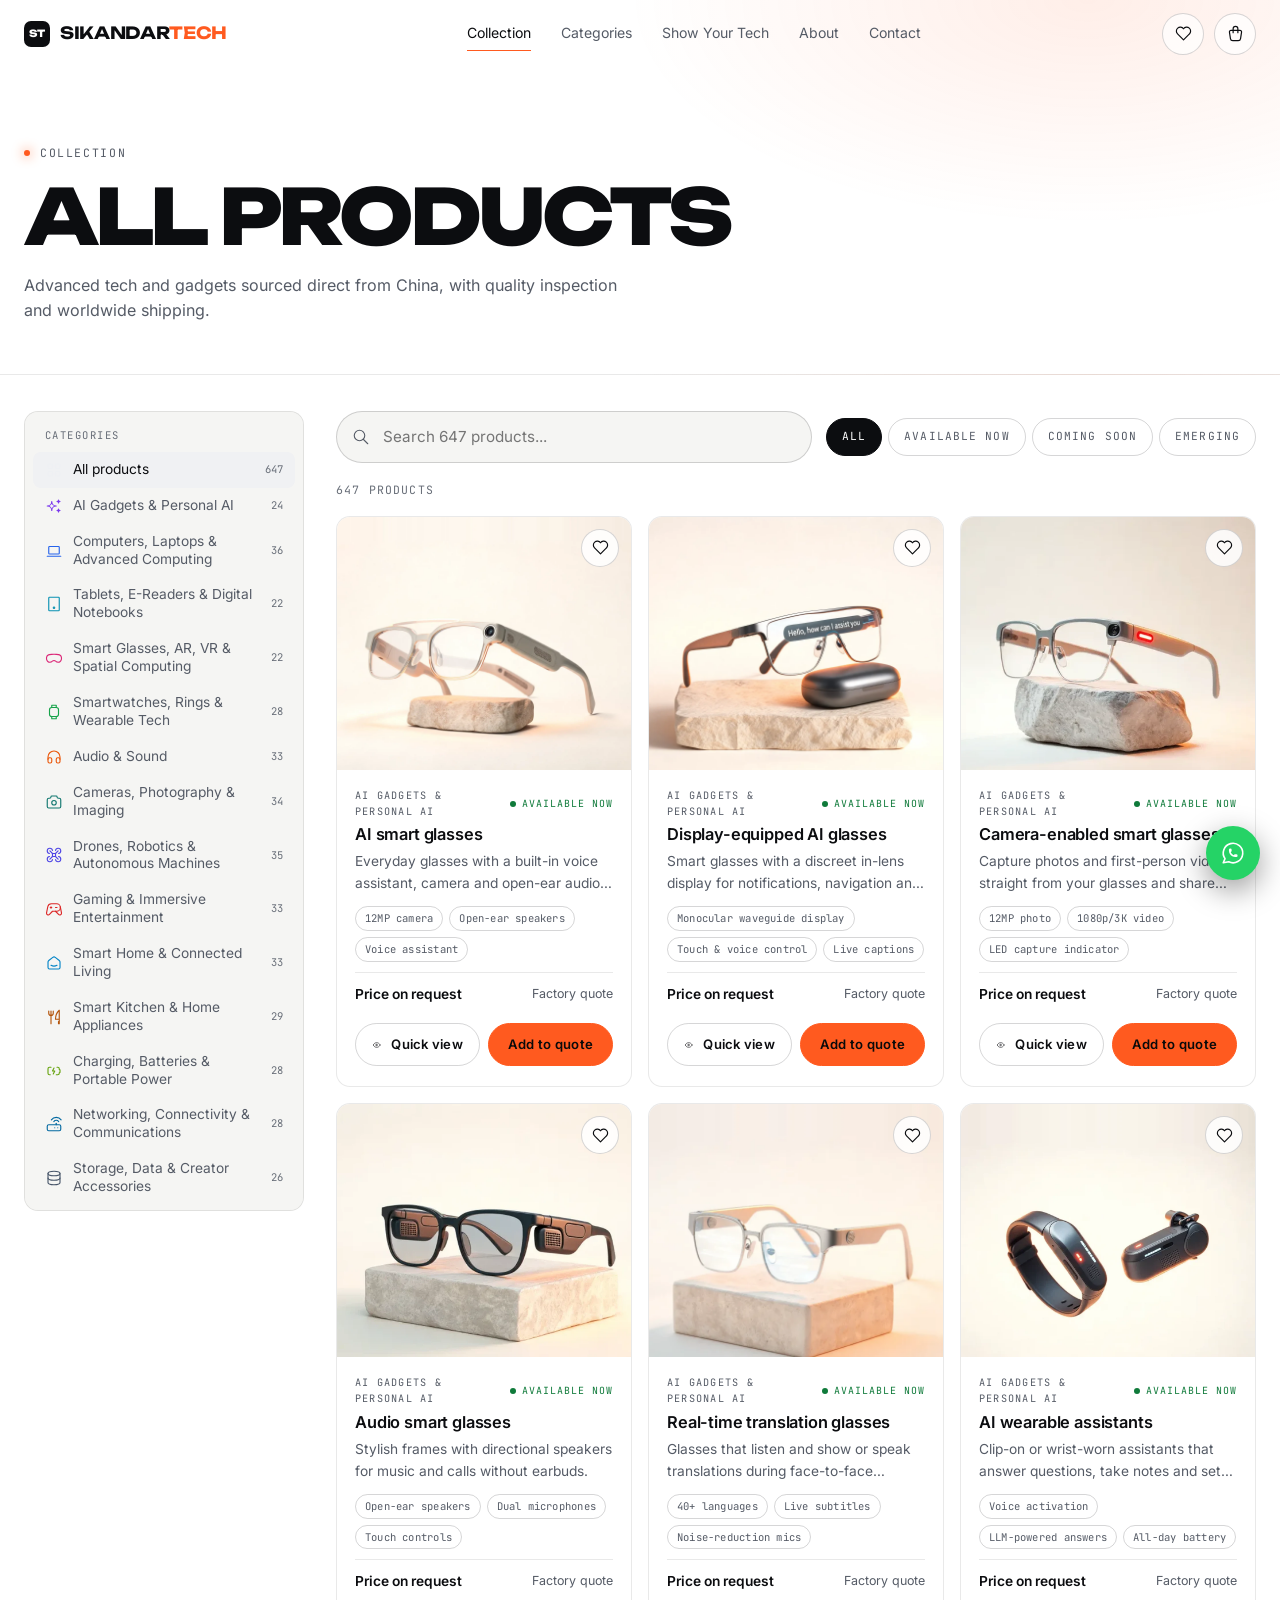
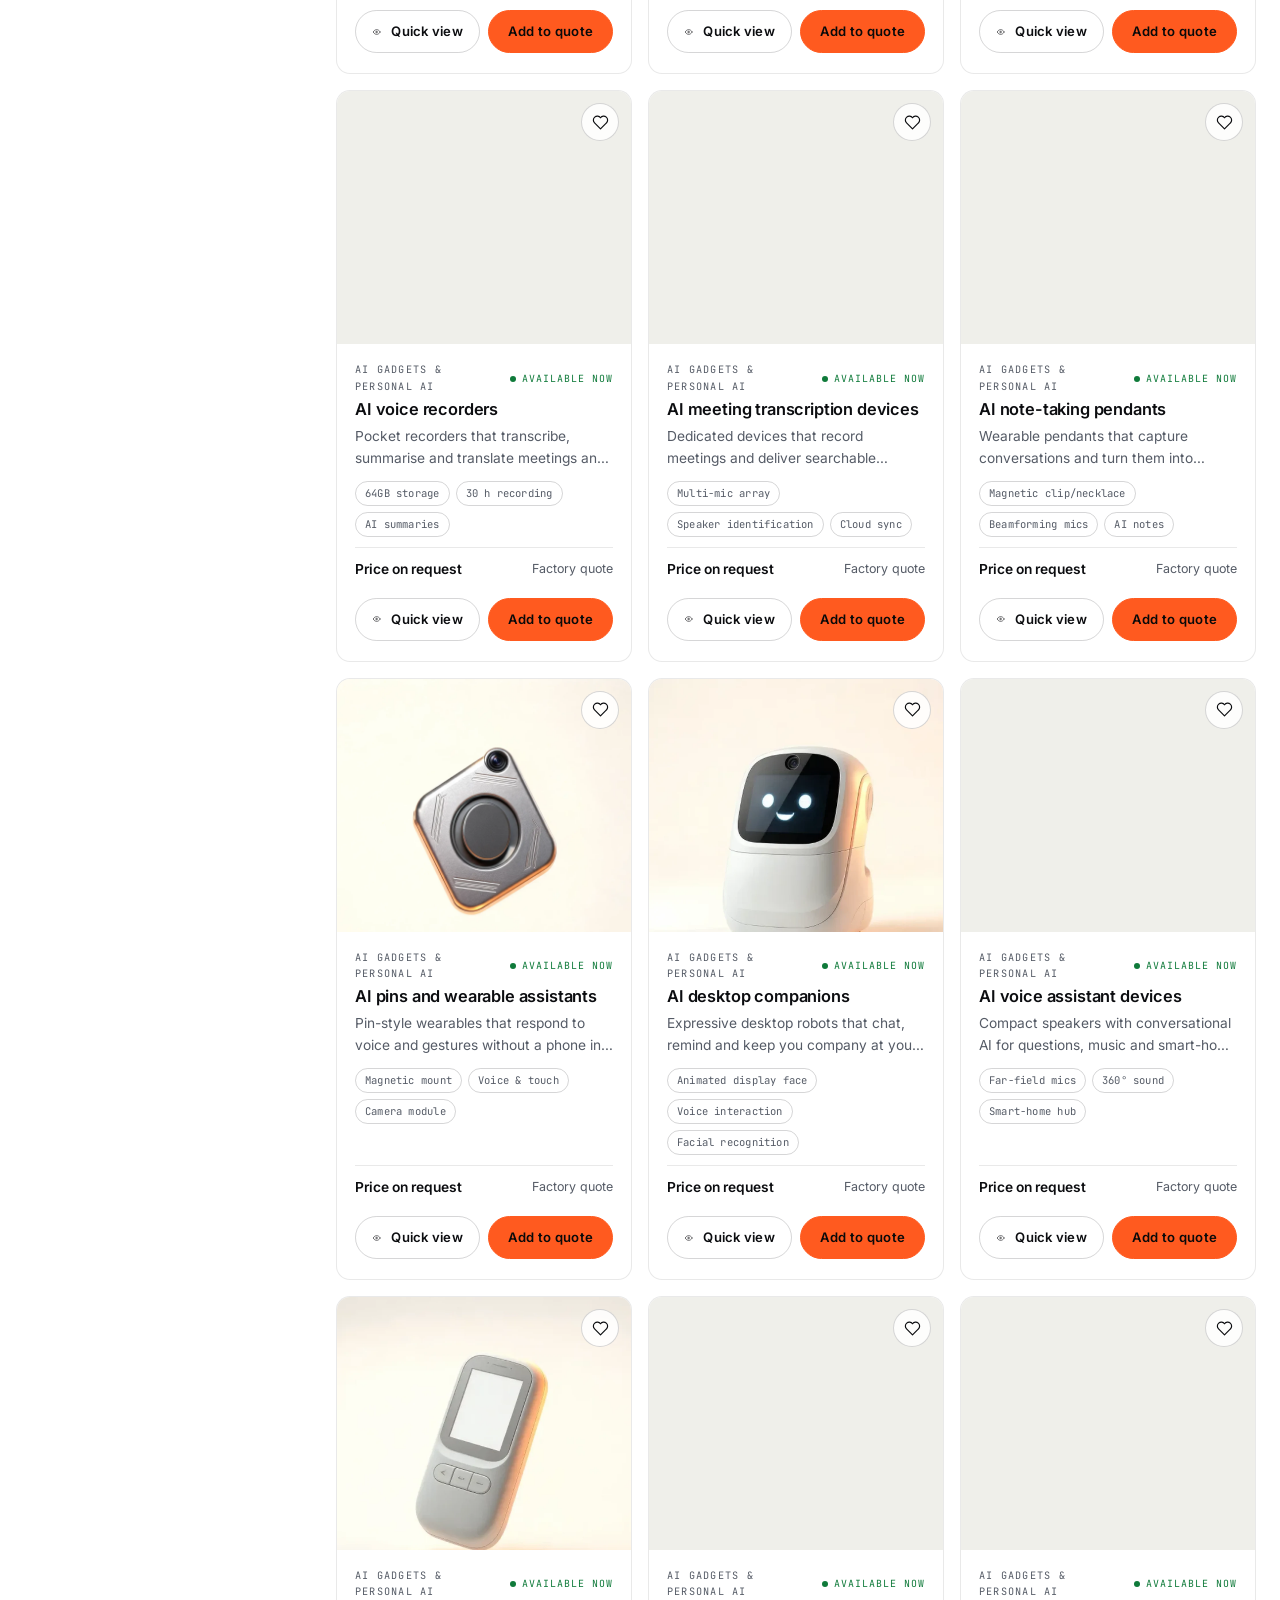
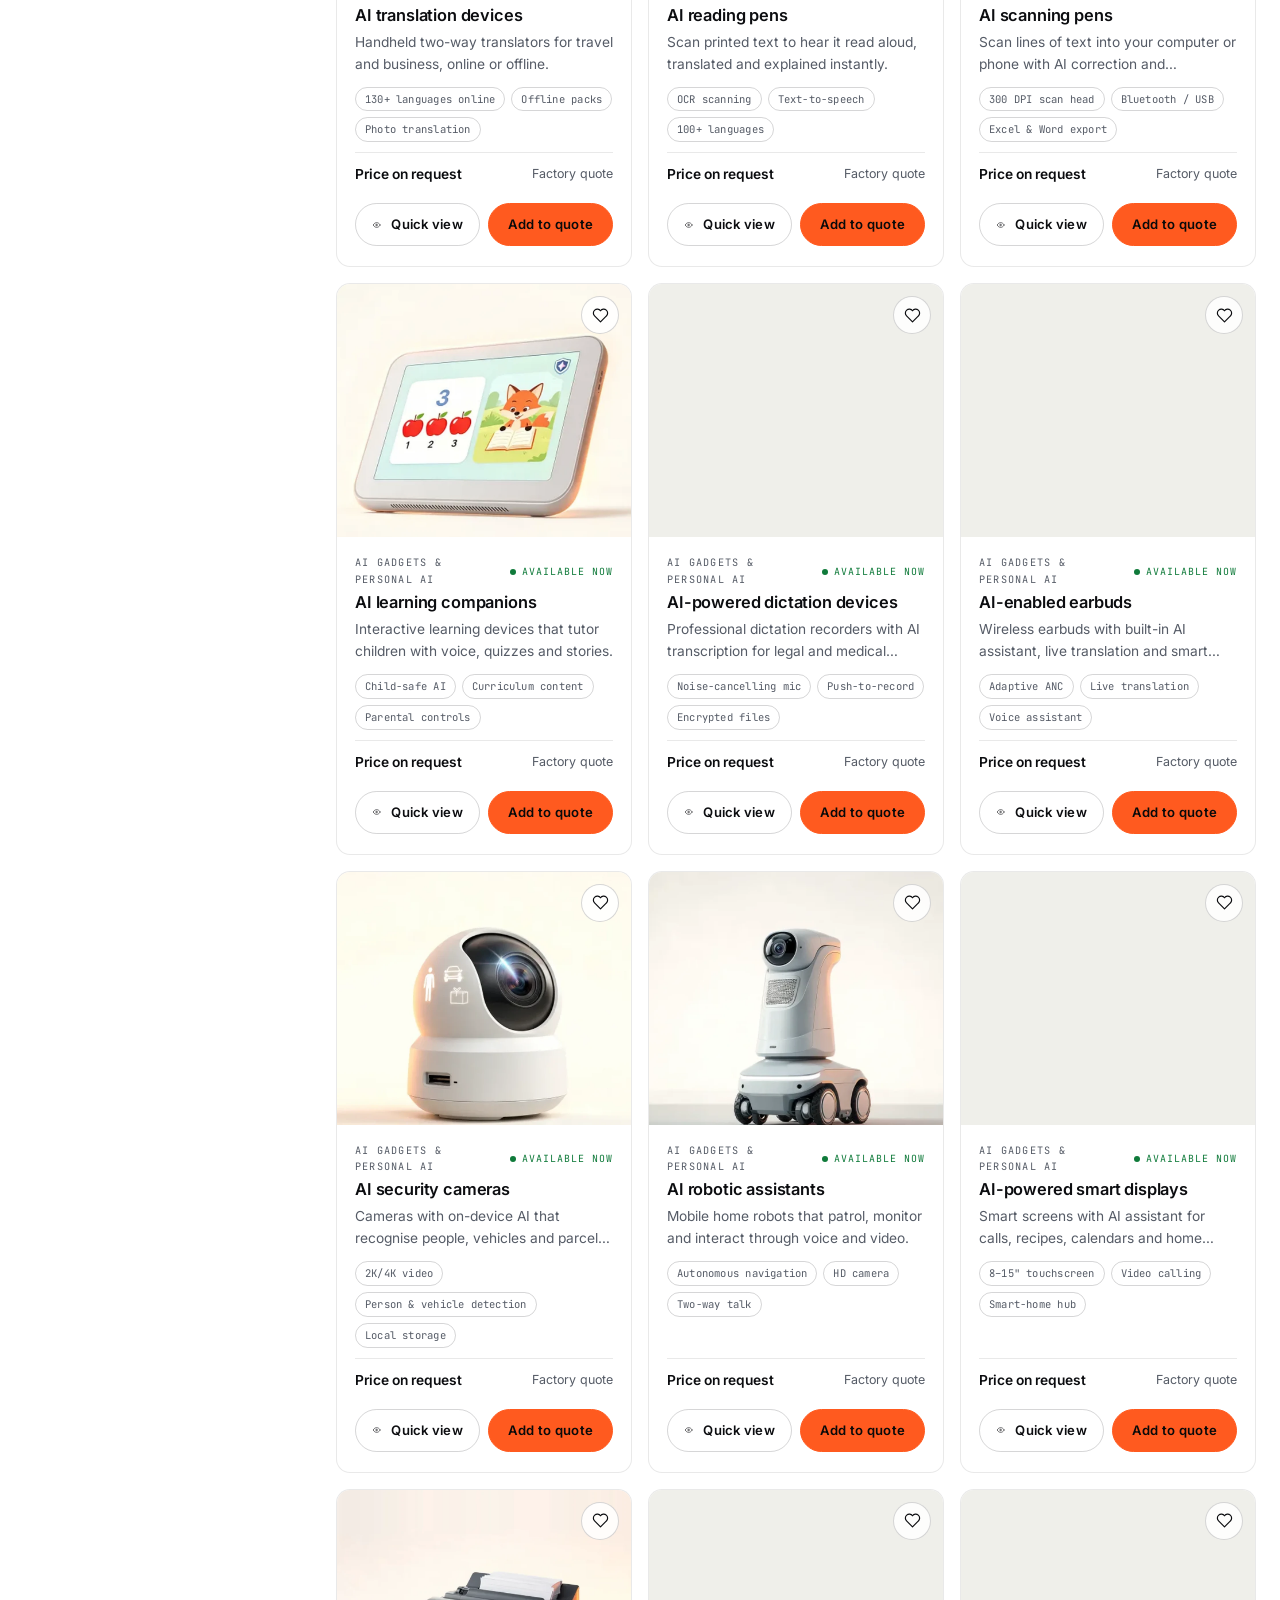
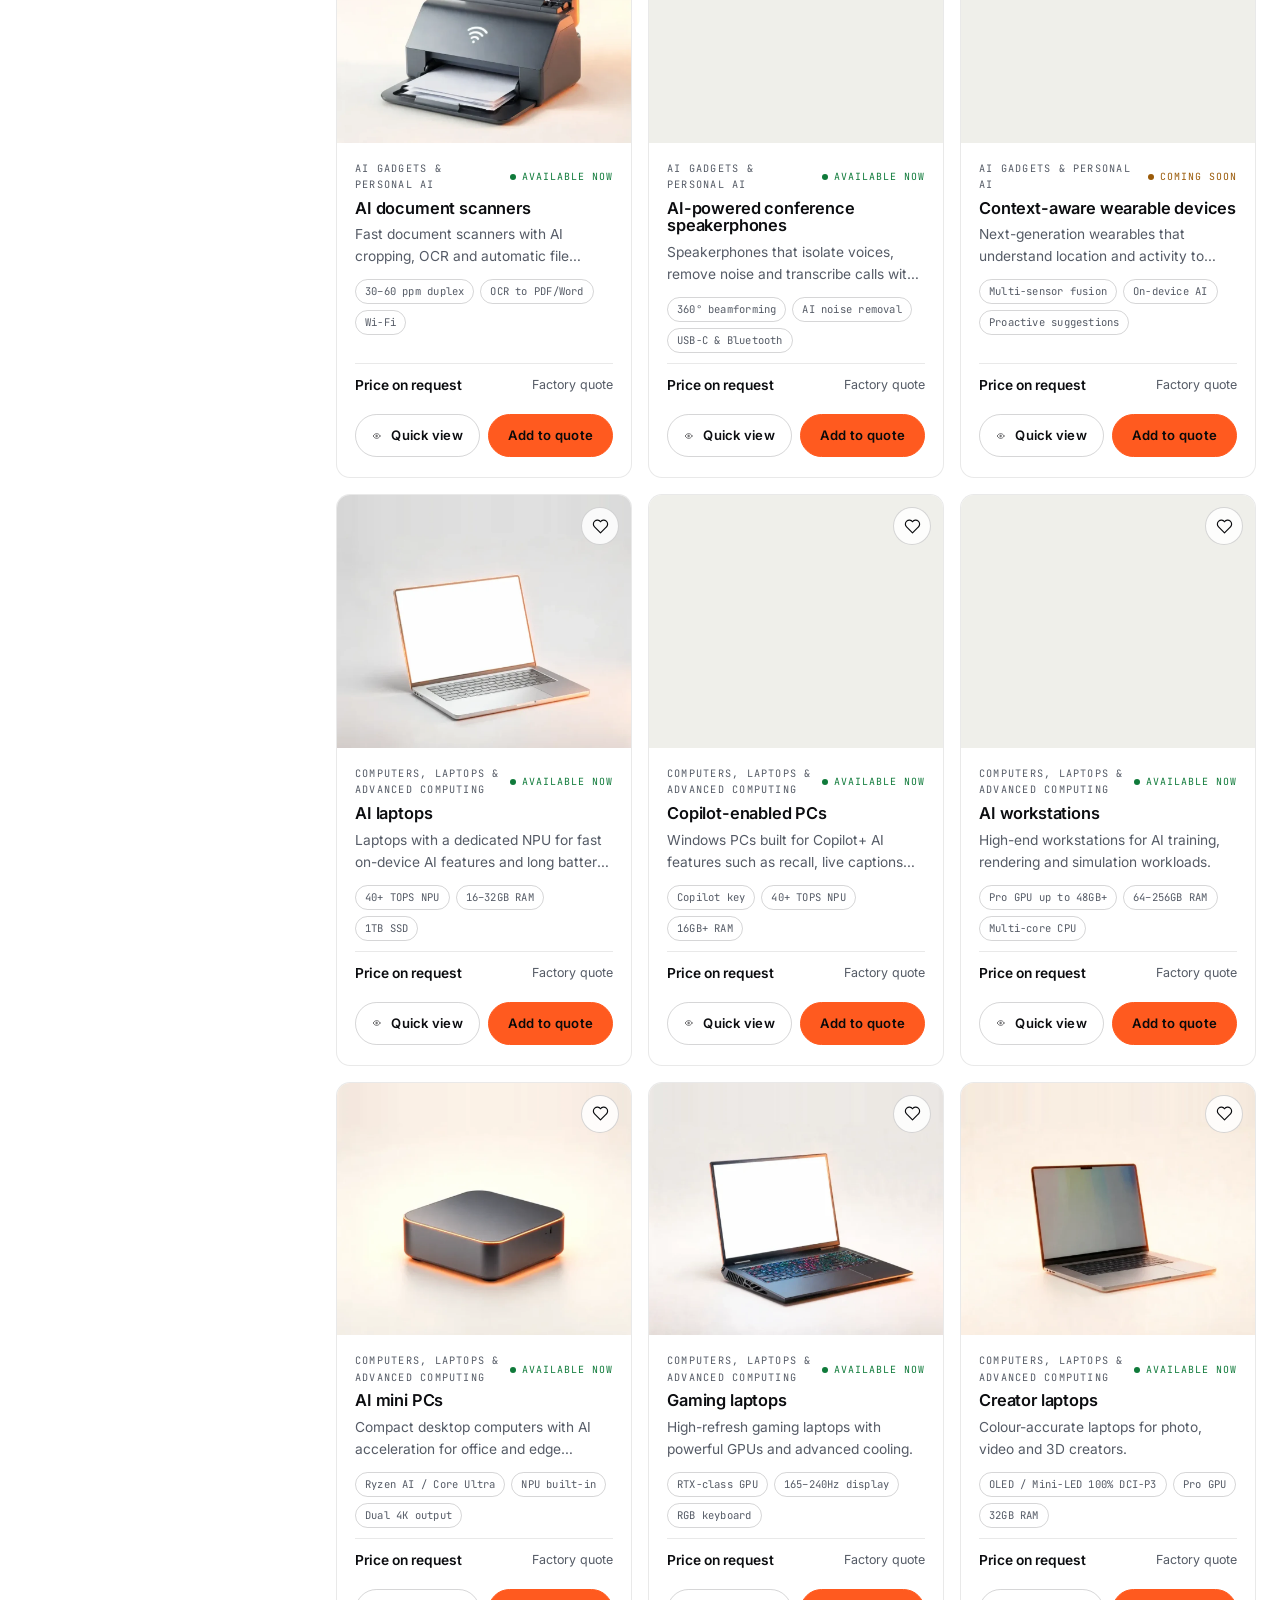
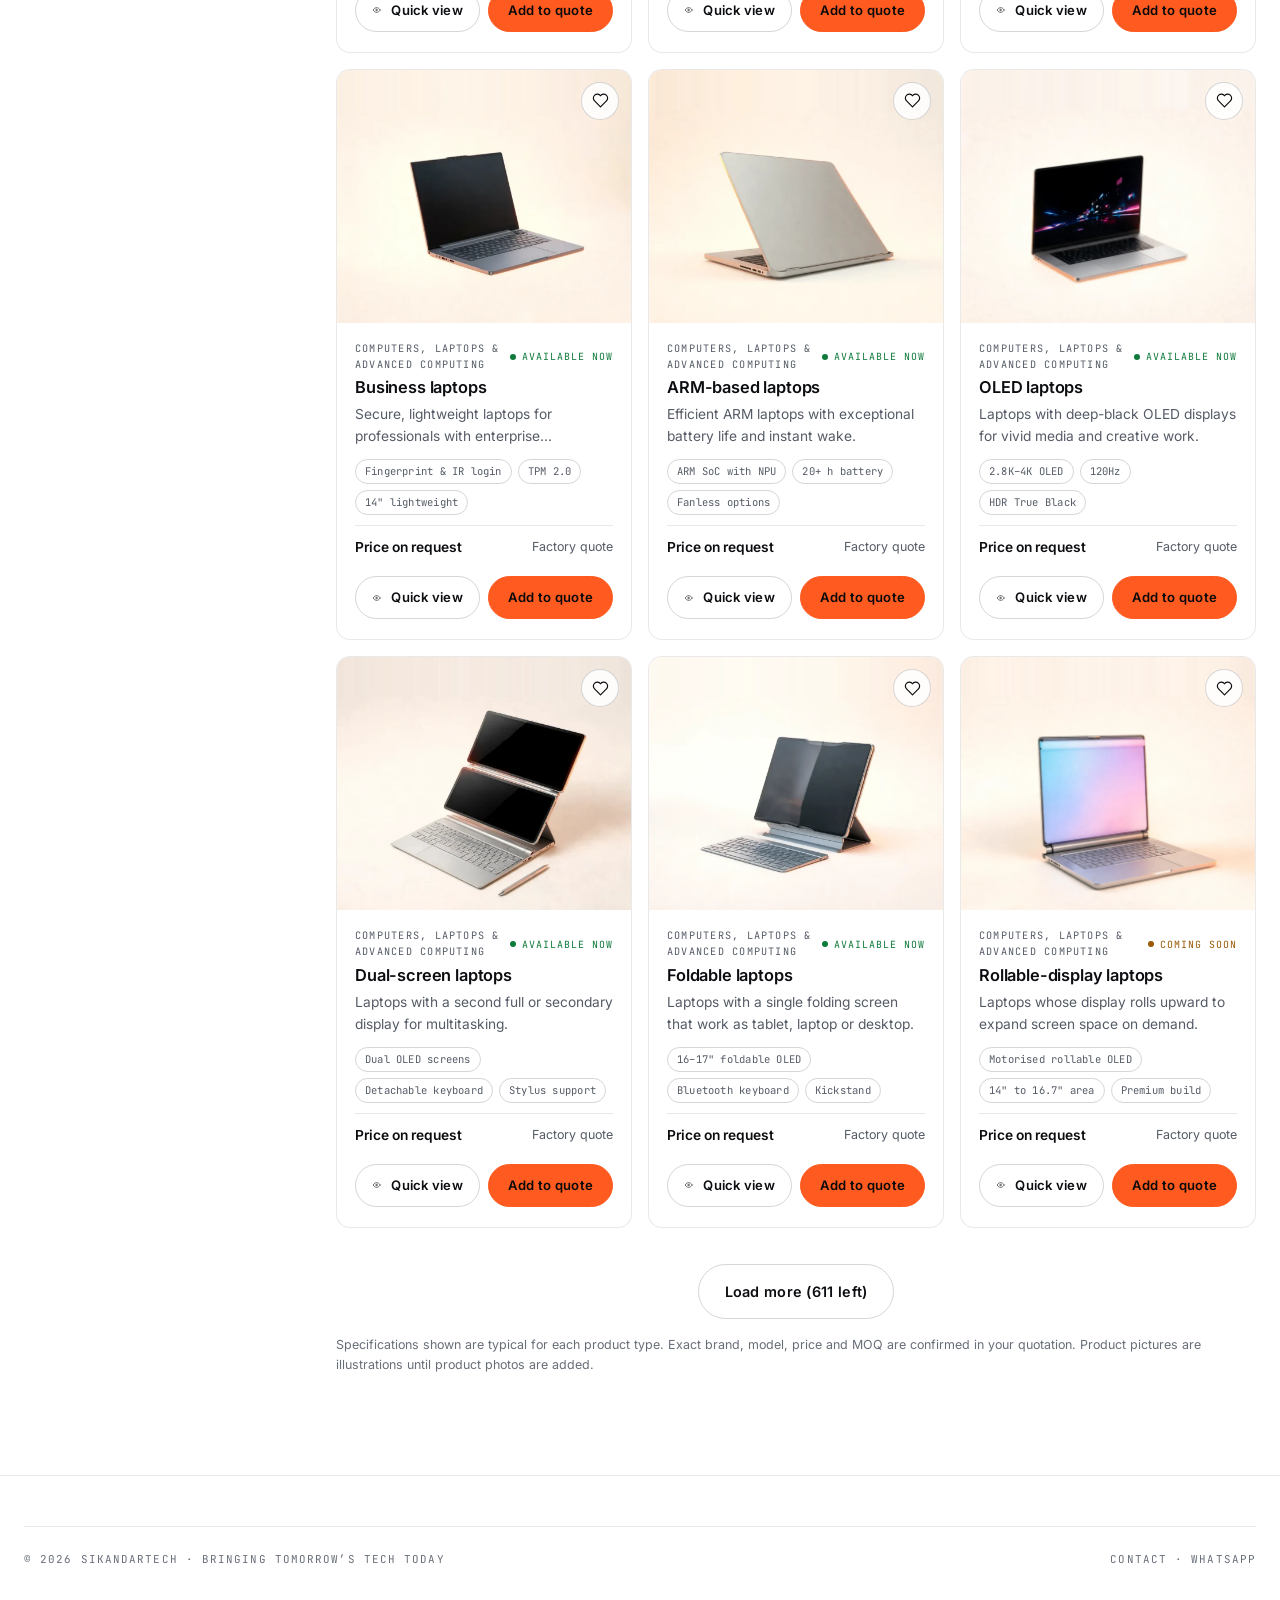
<file: products.html>
<!doctype html>
<html lang="en">
<head>
  <meta charset="utf-8">
  <meta name="viewport" content="width=device-width, initial-scale=1, viewport-fit=cover">
  <title>Product Catalogue | SikandarTech</title>
  <meta name="description" content="Browse advanced tech and gadgets sourced direct from China: AI devices, computers, wearables, audio, cameras, drones, robotics, smart home and more. Request factory quotes on WhatsApp.">
  <meta name="theme-color" content="#ffffff">
  <link rel="canonical" href="https://sikandartech.com/products.html">
  <meta property="og:type" content="website">
  <meta property="og:site_name" content="SikandarTech">
  <meta property="og:title" content="Product Catalogue | SikandarTech">
  <meta property="og:description" content="640+ advanced tech products in 24 categories, sourced direct from China.">
  <meta property="og:url" content="https://sikandartech.com/products.html">
  <link rel="preload" href="fonts/unbounded-latin-wght-normal.woff2" as="font" type="font/woff2" crossorigin>
  <link rel="preload" href="fonts/inter-latin-wght-normal.woff2" as="font" type="font/woff2" crossorigin>
  <link rel="icon" href="data:image/svg+xml,%3Csvg xmlns=%22http://www.w3.org/2000/svg%22 viewBox=%220 0 32 32%22%3E%3Crect width=%2232%22 height=%2232%22 rx=%228%22 fill=%22%23ff5a1f%22/%3E%3Ctext x=%2216%22 y=%2221%22 font-family=%22Arial%22 font-weight=%22900%22 font-size=%2213%22 text-anchor=%22middle%22 fill=%22%23000%22%3EST%3C/text%3E%3C/svg%3E">
  <link rel="stylesheet" href="style.css">
  <script>document.documentElement.classList.add("js")</script>
</head>
<body class="shop-page">
  <a class="skip-link" href="#main">Skip to content</a>

  <header class="header">
    <div class="container nav">
      <a href="index.html" class="logo" aria-label="SikandarTech home"><span class="logo-mark">ST</span><span class="logo-text">Sikandar<span>Tech</span></span></a>
      <nav class="nav-links" id="nav-links" aria-label="Main">
        <a href="products.html" class="active" aria-current="page">Collection</a>
        <a href="index.html#categories">Categories</a>
        <a href="ugc.html">Show Your Tech</a>
        <a href="index.html#about">About</a>
        <a href="index.html#contact">Contact</a>
      </nav>
      <div class="nav-actions">
        <button class="icon-btn" data-open-drawer="saved" aria-label="Saved products"><span data-ui-icon="heart"></span><span class="count" data-count="saved"></span></button>
        <button class="icon-btn" data-open-drawer="quote" aria-label="Quote list"><span data-ui-icon="shopping-bag"></span><span class="count" data-count="quote"></span></button>
        <button class="icon-btn nav-toggle" aria-label="Menu" aria-expanded="false" aria-controls="nav-links" data-ui-icon="menu"></button>
      </div>
    </div>
  </header>

  <main id="main">
    <section class="page-hero">
      <div class="container page-hero-grid">
      <div>
        <p class="label" id="shop-kicker">Collection</p>
        <h1 id="shop-title"><span class="mask in"><span>All products</span></span></h1>
        <p id="shop-tagline">Advanced tech and gadgets sourced direct from China, with quality inspection and worldwide shipping.</p>
      </div>
      <div class="shop-hero-media" id="shop-hero-media" hidden></div>
      </div>
    </section>

    <section class="shop">
      <div class="container shop-layout">
        <aside class="shop-sidebar" aria-label="Categories">
          <h2>Categories</h2>
          <nav id="cat-list"></nav>
        </aside>

        <div class="shop-main">
          <div class="shop-toolbar">
            <label class="search-wrap">
              <span class="sr-only">Search products</span>
              <span data-ui-icon="search"></span>
              <input type="search" id="shop-search" placeholder="Search products..." autocomplete="off">
            </label>
            <div class="status-filter" id="status-filter" role="group" aria-label="Availability">
              <button class="chip" data-status="all" aria-pressed="true">All</button>
              <button class="chip" data-status="available" aria-pressed="false">Available now</button>
              <button class="chip" data-status="coming" aria-pressed="false">Coming soon</button>
              <button class="chip" data-status="emerging" aria-pressed="false">Emerging</button>
            </div>
          </div>
          <div class="cat-chips" id="cat-chips"></div>
          <p class="result-count" id="shop-count" aria-live="polite"></p>
          <div class="product-grid" id="shop-grid"></div>
          <div class="center-cta"><button class="btn btn-line" id="load-more">Load more</button></div>
          <p class="spec-note">Specifications shown are typical for each product type. Exact brand, model, price and MOQ are confirmed in your quotation. Product pictures are illustrations until product photos are added.</p>
        </div>
      </div>
    </section>
  </main>

  <footer class="footer">
    <div class="container">
      <div class="footer-bottom"><span>© <span data-year></span> SikandarTech · Bringing tomorrow’s tech today</span><span><a href="index.html#contact">Contact</a> · <a data-wa target="_blank" rel="noopener">WhatsApp</a></span></div>
    </div>
  </footer>

  <a class="whatsapp-float" data-wa target="_blank" rel="noopener" aria-label="Chat on WhatsApp" data-ui-icon="brand-whatsapp"></a>

  <script src="icons.js"></script>
  <script src="catalog.js"></script>
  <script src="script.js"></script>
  <script src="shop-core.js"></script>
  <script src="product-info.js"></script>
  <script src="shop.js"></script>
</body>
</html>
</file>
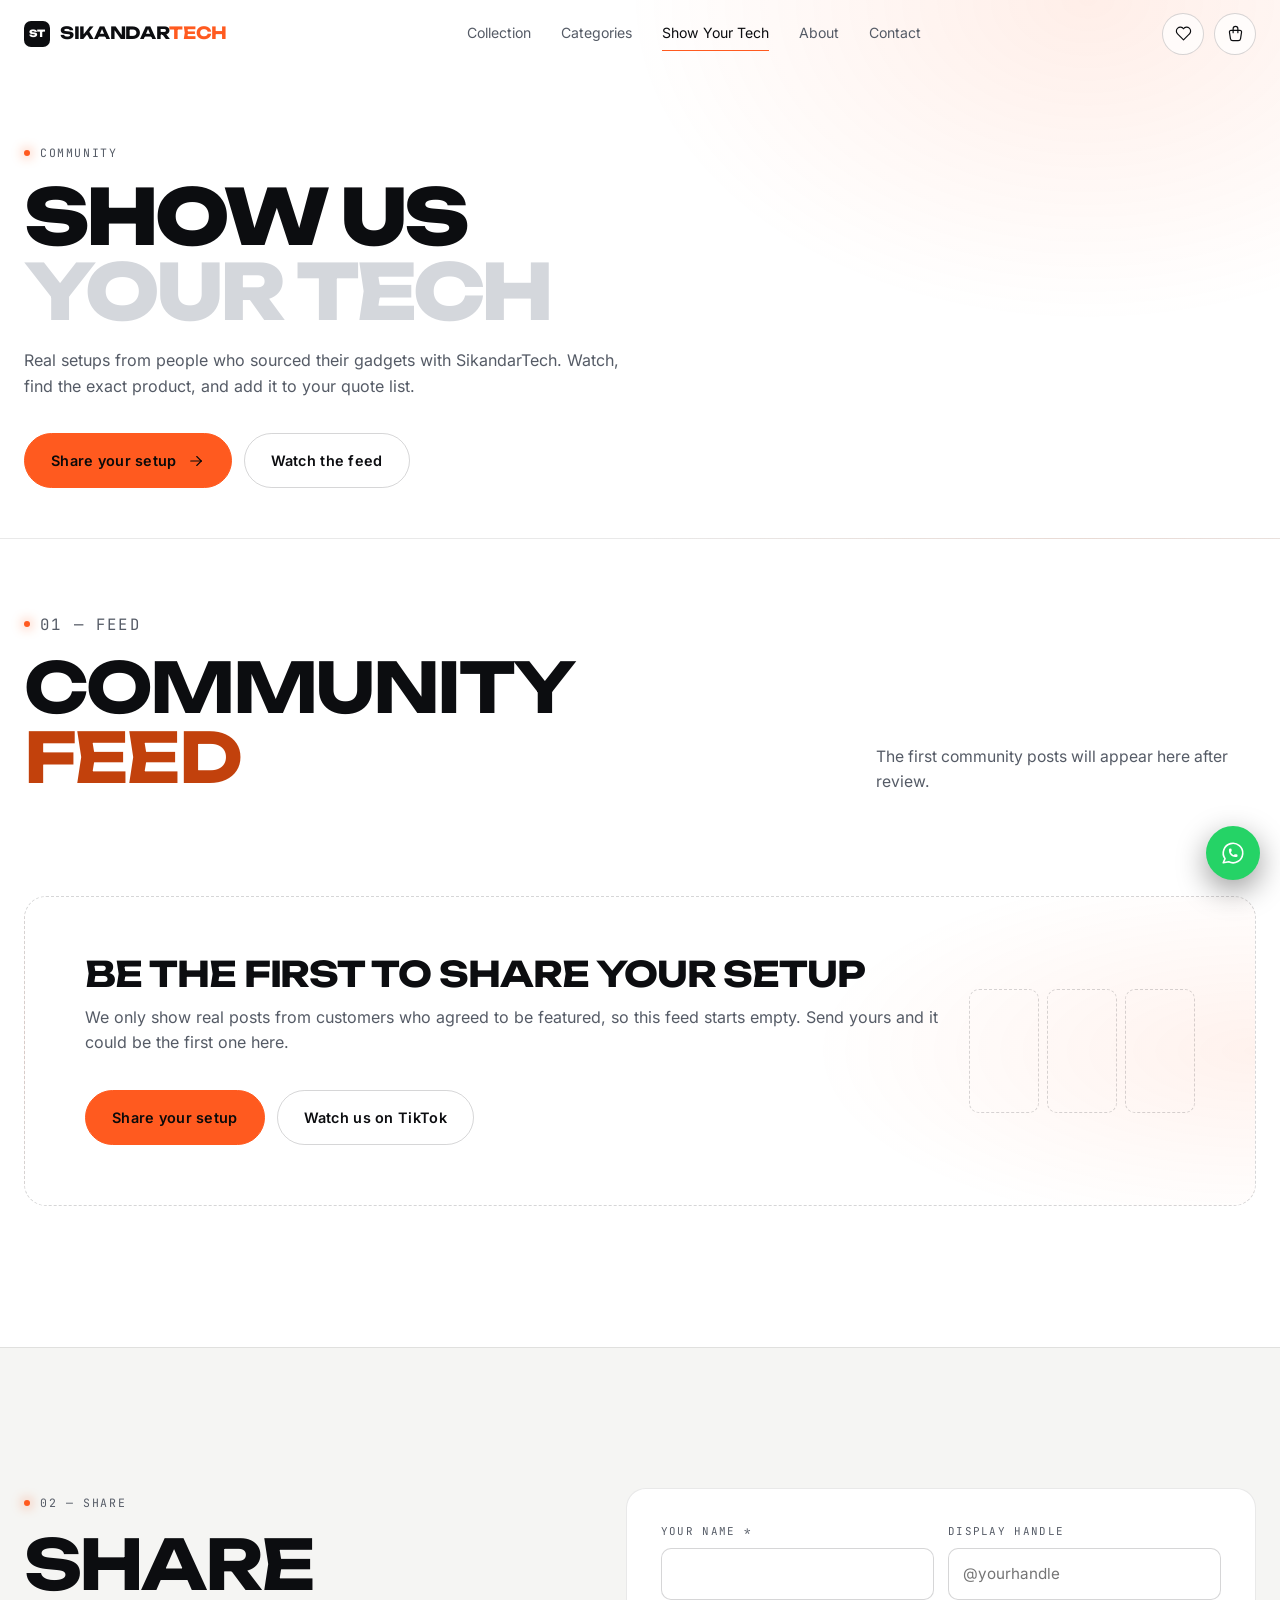
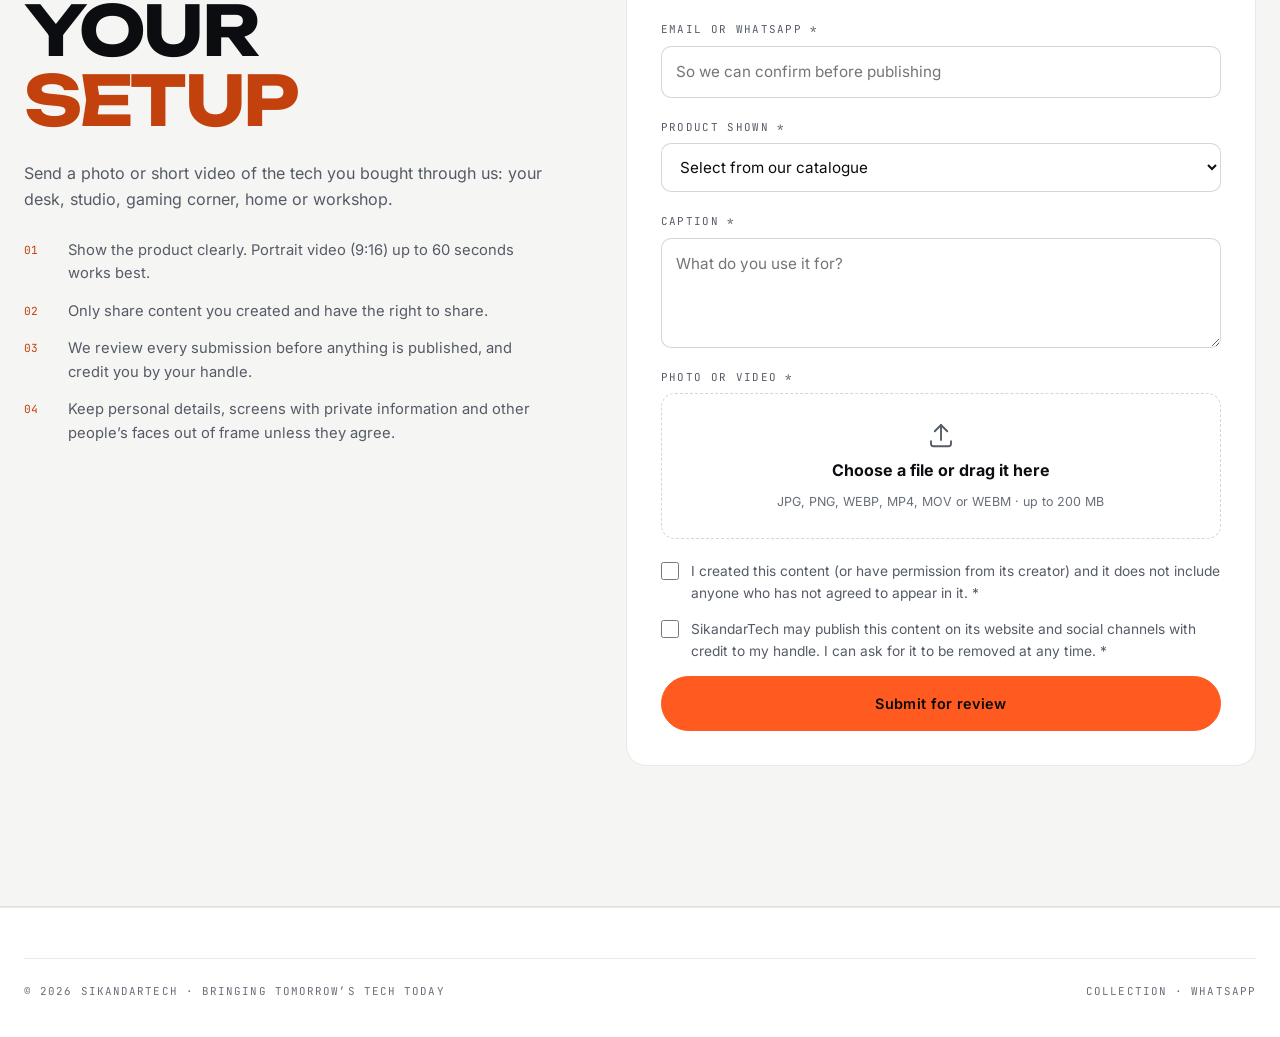
<file: ugc.html>
<!doctype html>
<html lang="en">
<head>
  <meta charset="utf-8">
  <meta name="viewport" content="width=device-width, initial-scale=1, viewport-fit=cover">
  <title>Show Us Your Tech | SikandarTech Community</title>
  <meta name="description" content="Watch real setups from the SikandarTech community and share your own photos and videos of the tech you sourced with us.">
  <meta name="theme-color" content="#ffffff">
  <link rel="canonical" href="https://sikandartech.com/ugc.html">
  <meta property="og:type" content="website">
  <meta property="og:site_name" content="SikandarTech">
  <meta property="og:title" content="Show Us Your Tech | SikandarTech">
  <meta property="og:description" content="Real setups from the SikandarTech community. Share yours.">
  <meta property="og:url" content="https://sikandartech.com/ugc.html">
  <link rel="preload" href="fonts/unbounded-latin-wght-normal.woff2" as="font" type="font/woff2" crossorigin>
  <link rel="preload" href="fonts/inter-latin-wght-normal.woff2" as="font" type="font/woff2" crossorigin>
  <link rel="icon" href="data:image/svg+xml,%3Csvg xmlns=%22http://www.w3.org/2000/svg%22 viewBox=%220 0 32 32%22%3E%3Crect width=%2232%22 height=%2232%22 rx=%228%22 fill=%22%23ff5a1f%22/%3E%3Ctext x=%2216%22 y=%2221%22 font-family=%22Arial%22 font-weight=%22900%22 font-size=%2213%22 text-anchor=%22middle%22 fill=%22%23000%22%3EST%3C/text%3E%3C/svg%3E">
  <link rel="stylesheet" href="style.css">
  <script>document.documentElement.classList.add("js")</script>
</head>
<body class="ugc-page">
  <a class="skip-link" href="#main">Skip to content</a>

  <header class="header">
    <div class="container nav">
      <a href="index.html" class="logo" aria-label="SikandarTech home"><span class="logo-mark">ST</span><span class="logo-text">Sikandar<span>Tech</span></span></a>
      <nav class="nav-links" id="nav-links" aria-label="Main">
        <a href="products.html">Collection</a>
        <a href="index.html#categories">Categories</a>
        <a href="ugc.html" class="active" aria-current="page">Show Your Tech</a>
        <a href="index.html#about">About</a>
        <a href="index.html#contact">Contact</a>
      </nav>
      <div class="nav-actions">
        <button class="icon-btn" data-open-drawer="saved" aria-label="Saved products"><span data-ui-icon="heart"></span><span class="count" data-count="saved"></span></button>
        <button class="icon-btn" data-open-drawer="quote" aria-label="Quote list"><span data-ui-icon="shopping-bag"></span><span class="count" data-count="quote"></span></button>
        <button class="icon-btn nav-toggle" aria-label="Menu" aria-expanded="false" aria-controls="nav-links" data-ui-icon="menu"></button>
      </div>
    </div>
  </header>

  <main id="main">
    <section class="page-hero ugc-hero">
      <div class="container">
        <p class="label">Community</p>
        <h1><span class="mask in"><span>Show us</span></span><span class="mask in"><span class="o">your tech</span></span></h1>
        <p>Real setups from people who sourced their gadgets with SikandarTech. Watch, find the exact product, and add it to your quote list.</p>
        <div class="hero-ctas" style="opacity:1;transform:none"><a class="btn" href="#share">Share your setup <span data-ui-icon="arrow-right"></span></a><a class="btn btn-line" href="#feed">Watch the feed</a></div>
      </div>
    </section>

    <section class="section" id="feed" aria-labelledby="feed-title" style="padding-top:70px">
      <div class="container">
        <div class="s-head">
          <div><p class="label rv">01 — Feed</p><h2 id="feed-title"><span class="mask"><span>Community</span></span><span class="mask"><span style="--d:.08s"><em>feed</em></span></span></h2></div>
          <p class="rv" id="feed-sub">Videos play muted as you scroll. Tap for sound; only one plays with sound at a time.</p>
        </div>
        <div class="wall-tabs" id="feed-tabs" role="group" aria-label="Filter feed" hidden></div>
        <div class="ugc-feed" id="ugc-feed"></div>
      </div>
    </section>

    <section class="section community" id="share" aria-labelledby="share-title">
      <div class="container submit-grid">
        <div>
          <p class="label rv">02 — Share</p>
          <div class="s-head" style="grid-template-columns:1fr;margin-bottom:24px"><h2 id="share-title"><span class="mask"><span>Share your</span></span><span class="mask"><span style="--d:.08s"><em>setup</em></span></span></h2></div>
          <p class="rv">Send a photo or short video of the tech you bought through us: your desk, studio, gaming corner, home or workshop.</p>
          <ul class="rules rv">
            <li><span>01</span>Show the product clearly. Portrait video (9:16) up to 60 seconds works best.</li>
            <li><span>02</span>Only share content you created and have the right to share.</li>
            <li><span>03</span>We review every submission before anything is published, and credit you by your handle.</li>
            <li><span>04</span>Keep personal details, screens with private information and other people’s faces out of frame unless they agree.</li>
          </ul>
        </div>

        <form class="form rv" id="ugc-form" novalidate>
          <div class="row2">
            <label class="field"><span>Your name *</span><input name="name" required autocomplete="name"><small class="err"></small></label>
            <label class="field"><span>Display handle</span><input name="handle" placeholder="@yourhandle"><small class="err"></small></label>
          </div>
          <label class="field"><span>Email or WhatsApp *</span><input name="contact" required autocomplete="email" placeholder="So we can confirm before publishing"><small class="err"></small></label>
          <label class="field"><span>Product shown *</span><select name="product" id="ugc-product" required><option value="">Select from our catalogue</option></select><small class="err"></small></label>
          <label class="field"><span>Caption *</span><textarea name="caption" required maxlength="300" rows="3" placeholder="What do you use it for?"></textarea><small class="err"></small></label>

          <div class="field">
            <span>Photo or video *</span>
            <label class="dropzone" id="dropzone">
              <span data-ui-icon="upload"></span>
              <strong>Choose a file or drag it here</strong>
              <small>JPG, PNG, WEBP, MP4, MOV or WEBM · up to 200 MB</small>
              <input type="file" name="media" id="ugc-file" accept="image/jpeg,image/png,image/webp,video/mp4,video/quicktime,video/webm" required>
            </label>
            <div class="preview" id="ugc-preview"></div>
            <small class="err" id="file-err"></small>
          </div>

          <label class="check"><input type="checkbox" name="consent_rights" required><span>I created this content (or have permission from its creator) and it does not include anyone who has not agreed to appear in it. *</span></label>
          <label class="check"><input type="checkbox" name="consent_usage" required><span>SikandarTech may publish this content on its website and social channels with credit to my handle. I can ask for it to be removed at any time. *</span></label>

          <button type="submit" class="btn btn-block" id="ugc-submit">Submit for review</button>
          <div class="notice" id="ugc-notice" role="status" aria-live="polite"></div>
        </form>
      </div>
    </section>
  </main>

  <footer class="footer">
    <div class="container">
      <div class="footer-bottom"><span>© <span data-year></span> SikandarTech · Bringing tomorrow’s tech today</span><span><a href="products.html">Collection</a> · <a data-wa target="_blank" rel="noopener">WhatsApp</a></span></div>
    </div>
  </footer>

  <a class="whatsapp-float" data-wa target="_blank" rel="noopener" aria-label="Chat on WhatsApp" data-ui-icon="brand-whatsapp"></a>

  <script src="icons.js"></script>
  <script src="catalog.js"></script>
  <script src="script.js"></script>
  <script src="shop-core.js"></script>
  <script src="product-info.js"></script>
  <script src="ugc-data.js"></script>
  <script src="ugc.js"></script>
</body>
</html>
</file>
<file: style.css>
/* =========================================================
   SikandarTech design system
   Graphite surfaces, one signal-orange accent, technical type.
   ========================================================= */
@font-face { font-family: "Unbounded"; src: url("fonts/unbounded-latin-wght-normal.woff2") format("woff2"); font-weight: 200 900; font-display: swap; }
@font-face { font-family: "Inter"; src: url("fonts/inter-latin-wght-normal.woff2") format("woff2"); font-weight: 100 900; font-display: swap; }
@font-face { font-family: "JetBrains Mono"; src: url("fonts/jetbrains-mono-latin-400-normal.woff2") format("woff2"); font-weight: 400; font-display: swap; }

:root {
  --bg: #ffffff;
  --bg-2: #f5f5f3;
  --surface: #ffffff;
  --surface-2: #f0f1f3;
  --line: rgba(12, 14, 18, .09);
  --line-2: rgba(12, 14, 18, .17);
  --text: #0c0d10;
  --muted: #555b66;
  --dim: #686e78;
  --accent: #ff5a1f;
  --accent-ink: #c2410c;
  --accent-soft: rgba(255, 90, 31, .1);
  --ok: #0f7a3a;
  --warn: #9a5a08;
  --violet: #6d3fd6;
  --r: 14px;
  --r-sm: 8px;
  --f-display: "Unbounded", "Inter", system-ui, sans-serif;
  --f-body: "Inter", system-ui, -apple-system, "Segoe UI", sans-serif;
  --f-mono: "JetBrains Mono", ui-monospace, "SFMono-Regular", Menlo, monospace;
  --ease: cubic-bezier(.2, .7, .1, 1);
  --ease-out: cubic-bezier(.16, 1, .3, 1);
  --header-h: 68px;
  color-scheme: light;
}

* { box-sizing: border-box; margin: 0; padding: 0; }
html { scroll-behavior: smooth; scroll-padding-top: calc(var(--header-h) + 8px); -webkit-text-size-adjust: 100%; }
body { font-family: var(--f-body); background: var(--bg); color: var(--text); line-height: 1.6; font-size: 16px; overflow-x: hidden; -webkit-font-smoothing: antialiased; }
img, svg, video { display: block; max-width: 100%; }
a { color: inherit; text-decoration: none; }
button, input, select, textarea { font: inherit; color: inherit; }
h1, h2, h3, h4 { line-height: 1.1; font-weight: 600; letter-spacing: -.01em; }
p { color: var(--muted); }
::selection { background: var(--accent); color: #000; }
:focus-visible { outline: 2px solid var(--accent); outline-offset: 3px; border-radius: 4px; }
.sr-only { position: absolute; width: 1px; height: 1px; overflow: hidden; clip: rect(0 0 0 0); white-space: nowrap; }
.skip-link { position: absolute; left: 16px; top: -60px; z-index: 200; background: var(--accent); color: #000; padding: 10px 16px; border-radius: 999px; font-weight: 600; }
.skip-link:focus { top: 12px; }

.container { width: min(1320px, 100% - 48px); margin-inline: auto; }
.section { padding: clamp(80px, 11vw, 150px) 0; position: relative; }

/* ---------- Type helpers ---------- */
.label { font-family: var(--f-mono); font-size: .72rem; letter-spacing: .14em; text-transform: uppercase; color: var(--muted); display: inline-flex; align-items: center; gap: 10px; }
.label::before { content: ""; width: 6px; height: 6px; border-radius: 50%; background: var(--accent); box-shadow: 0 0 12px var(--accent); }
.label.plain::before { display: none; }
.display { font-family: var(--f-display); font-weight: 700; letter-spacing: -.035em; line-height: .95; text-transform: uppercase; }
.s-head { display: grid; grid-template-columns: 1fr auto; align-items: end; gap: 24px; margin-bottom: clamp(40px, 6vw, 72px); }
.s-head h2 { font-family: var(--f-display); font-size: clamp(2rem, 5.4vw, 4.6rem); font-weight: 700; letter-spacing: -.04em; line-height: .95; text-transform: uppercase; margin-top: 18px; }
.s-head h2 em { font-style: normal; color: var(--accent); }
.s-head p { max-width: 380px; font-size: .98rem; }
.mono { font-family: var(--f-mono); }

/* ---------- Buttons ---------- */
.btn { --bg-btn: var(--accent); display: inline-flex; align-items: center; justify-content: center; gap: 10px; background: var(--bg-btn); color: #0a0a0a; border: 1px solid var(--bg-btn); padding: 15px 26px; border-radius: 999px; font-weight: 600; font-size: .9rem; letter-spacing: .02em; cursor: pointer; transition: transform .3s var(--ease-out), background .25s, color .25s, border-color .25s, box-shadow .3s; white-space: nowrap; position: relative; overflow: hidden; }
.btn:hover { transform: translateY(-2px); box-shadow: 0 12px 30px -10px rgba(255, 90, 31, .6); }
.btn:active { transform: translateY(0) scale(.98); }
.btn svg { width: 18px; height: 18px; transition: transform .3s var(--ease-out); }
.btn:hover svg.arrow { transform: translateX(4px); }
.btn-line { background: transparent; color: var(--text); border-color: var(--line-2); }
.btn-line:hover { border-color: var(--text); box-shadow: none; background: var(--surface-2); }
.btn-light { --bg-btn: var(--text); }
.btn-light:hover { box-shadow: 0 12px 30px -10px rgba(255, 255, 255, .4); }
.btn-sm { padding: 10px 16px; font-size: .82rem; }
.btn-block { width: 100%; }
.btn.is-added { --bg-btn: var(--ok); }
.icon-btn { position: relative; display: inline-grid; place-items: center; width: 42px; height: 42px; border-radius: 50%; border: 1px solid var(--line-2); background: rgba(255, 255, 255, .7); cursor: pointer; color: var(--text); transition: .25s; }
.icon-btn:hover { border-color: var(--text); background: var(--surface-2); }
.icon-btn svg { width: 19px; height: 19px; }
.icon-btn.is-on { color: var(--accent); border-color: var(--accent); }
.icon-btn.is-on svg { fill: currentColor; }
.count { position: absolute; top: -4px; right: -4px; min-width: 18px; height: 18px; padding: 0 5px; border-radius: 999px; background: var(--accent); color: #000; font-size: .66rem; font-weight: 700; display: grid; place-items: center; font-family: var(--f-mono); transform: scale(0); transition: transform .35s var(--ease-out); }
.count.has { transform: scale(1); }
.count.bump { animation: bump .45s var(--ease-out); }
@keyframes bump { 40% { transform: scale(1.5); } }

/* ---------- Header ---------- */
.header { position: fixed; inset: 0 0 auto; z-index: 60; height: var(--header-h); transition: background .4s, border-color .4s, backdrop-filter .4s; border-bottom: 1px solid transparent; }
.header.scrolled, .header.solid { background: rgba(255, 255, 255, .84); backdrop-filter: blur(14px) saturate(140%); -webkit-backdrop-filter: blur(14px) saturate(140%); border-bottom-color: var(--line); }
.nav { display: flex; align-items: center; justify-content: space-between; height: 100%; gap: 24px; }
.logo { font-family: var(--f-display); font-weight: 700; font-size: 1.05rem; letter-spacing: -.02em; display: inline-flex; align-items: center; gap: 10px; text-transform: uppercase; }
.logo-mark { width: 26px; height: 26px; border-radius: 7px; background: var(--text); color: #fff; display: grid; place-items: center; font-size: .62rem; font-weight: 800; letter-spacing: 0; }
.logo-text span, .footer-brand .logo > span:last-child { color: var(--accent); }
.logo-text { color: var(--text); }
.nav-links { display: flex; align-items: center; gap: 30px; font-size: .88rem; }
.nav-links a { color: var(--muted); transition: color .2s; position: relative; }
.nav-links a:hover, .nav-links a.active { color: var(--text); }
.nav-links a.active::after { content: ""; position: absolute; left: 0; right: 0; bottom: -6px; height: 1px; background: var(--accent); }
.nav-actions { display: flex; align-items: center; gap: 10px; }
.nav-toggle, .icon-btn.nav-toggle { display: none; }
.page-pad { padding-top: var(--header-h); }

/* ---------- Reveal motion ---------- */
.rv { opacity: 0; transform: translate3d(0, 28px, 0); transition: opacity .9s var(--ease-out), transform .9s var(--ease-out); transition-delay: var(--d, 0s); }
.rv.in { opacity: 1; transform: none; }
.mask { display: block; overflow: hidden; padding-bottom: .06em; }
.mask > span { display: block; transform: translate3d(0, 110%, 0); transition: transform 1.1s var(--ease-out); transition-delay: var(--d, 0s); }
.in .mask > span, .mask.in > span { transform: none; }

/* ---------- HERO ---------- */
.hero { position: relative; min-height: 100svh; display: grid; align-items: center; overflow: hidden; isolation: isolate; background: linear-gradient(180deg, #f7f7f5, #ffffff 70%); }
.hero-light { position: absolute; inset: 0; z-index: -2; opacity: 0; transition: opacity 1.6s ease; background:
  radial-gradient(60% 55% at 70% 45%, rgba(255, 90, 31, .16), transparent 60%),
  radial-gradient(40% 40% at 72% 40%, rgba(255, 255, 255, .9), transparent 70%),
  radial-gradient(80% 60% at 10% 100%, rgba(120, 140, 180, .14), transparent 60%); }
.hero-grid { position: absolute; inset: 0; z-index: -1; opacity: 0; transition: opacity 2s ease .3s; background-image: linear-gradient(var(--line) 1px, transparent 1px), linear-gradient(90deg, var(--line) 1px, transparent 1px); background-size: 80px 80px; mask-image: radial-gradient(70% 70% at 65% 45%, #000 20%, transparent 75%); -webkit-mask-image: radial-gradient(70% 70% at 65% 45%, #000 20%, transparent 75%); }
.hero-scan { position: absolute; left: 0; right: 0; top: 50%; height: 1px; background: linear-gradient(90deg, transparent, var(--accent), transparent); transform: scaleX(0); opacity: .9; z-index: 3; pointer-events: none; }
body.intro-0 .hero-scan { animation: scan 1s var(--ease-out) forwards; }
@keyframes scan { 0% { transform: scaleX(0); opacity: 1; } 60% { transform: scaleX(1); opacity: 1; } 100% { transform: scaleX(1); opacity: 0; } }
body.intro-1 .hero-light, body.intro-1 .hero-grid { opacity: 1; }

.hero-inner { display: grid; grid-template-columns: 1fr 1fr; gap: 24px; align-items: center; padding: calc(var(--header-h) + 40px) 0 90px; position: relative; }
.hero-copy { position: relative; z-index: 2; }
.hero-copy .label { opacity: 0; transition: opacity .8s ease .1s; }
body.intro-2 .hero-copy .label { opacity: 1; }
.hero h1 { font-family: var(--f-display); font-weight: 800; font-size: clamp(2.6rem, 5.9vw, 6rem); line-height: .9; letter-spacing: -.055em; text-transform: uppercase; margin: 22px 0 28px; }
.hero h1 .accent { color: var(--accent); }
body.intro-2 .hero h1 .mask > span { transform: none; }
.hero-sub { font-size: clamp(1rem, 1.3vw, 1.15rem); max-width: 470px; color: var(--muted); }
.hero-ctas { display: flex; flex-wrap: wrap; gap: 12px; margin-top: 34px; }
.hero-sub, .hero-ctas, .hero-meta { opacity: 0; transform: translateY(18px); transition: opacity .9s var(--ease-out), transform .9s var(--ease-out); }
body.intro-3 .hero-sub { opacity: 1; transform: none; transition-delay: 0s; }
body.intro-3 .hero-ctas { opacity: 1; transform: none; transition-delay: .12s; }
body.intro-3 .hero-meta { opacity: 1; transform: none; transition-delay: .24s; }
.hero-meta { display: flex; gap: 36px; margin-top: 56px; padding-top: 22px; border-top: 1px solid var(--line); max-width: 520px; }
.hero-meta div { display: grid; gap: 2px; }
.hero-meta strong { font-family: var(--f-display); font-size: 1.5rem; font-weight: 600; letter-spacing: -.03em; }
.hero-meta span { font-family: var(--f-mono); font-size: .68rem; letter-spacing: .12em; text-transform: uppercase; color: var(--dim); }

.hero-stage { position: relative; aspect-ratio: 1; width: 100%; max-width: 680px; justify-self: end; perspective: 1200px; }
.hero-product { position: absolute; inset: 6%; opacity: 0; transform: scale(.82) rotate(-8deg) translateY(30px); filter: blur(10px); transition: opacity 1.4s var(--ease-out), transform 1.8s var(--ease-out), filter 1.4s var(--ease-out); will-change: transform; }
body.intro-2 .hero-product { opacity: 1; transform: none; filter: none; }
.hero-product .tilt { width: 100%; height: 100%; transition: transform .6s var(--ease-out); transform-style: preserve-3d; }
.hero-product svg { width: 100%; height: 100%; overflow: visible; }
.hero-ring { position: absolute; inset: 0; border-radius: 50%; border: 1px solid var(--line); opacity: 0; transition: opacity 1.5s ease .4s; }
.hero-ring.r2 { inset: 12%; border-style: dashed; border-color: var(--line-2); animation: spin 60s linear infinite; }
body.intro-1 .hero-ring { opacity: 1; }
@keyframes spin { to { transform: rotate(360deg); } }
.spec-tag { position: absolute; z-index: 4; display: flex; align-items: center; gap: 10px; font-family: var(--f-mono); font-size: .7rem; letter-spacing: .08em; text-transform: uppercase; color: var(--text); opacity: 0; transform: translateY(10px); transition: opacity .7s var(--ease-out), transform .7s var(--ease-out); transition-delay: var(--d, 0s); white-space: nowrap; }
.spec-tag i { width: 9px; height: 9px; border-radius: 50%; border: 1px solid var(--accent); position: relative; flex: none; }
.spec-tag i::after { content: ""; position: absolute; inset: 2px; border-radius: 50%; background: var(--accent); }
.spec-tag b { font-weight: 400; display: block; padding: 7px 11px; border: 1px solid var(--line-2); border-radius: 999px; background: rgba(255, 255, 255, 13, .7); backdrop-filter: blur(6px); }
.spec-tag .ln { width: 46px; height: 1px; background: linear-gradient(90deg, var(--accent), var(--line-2)); }
.spec-tag.left { flex-direction: row-reverse; }
.spec-tag.left .ln { background: linear-gradient(270deg, var(--accent), var(--line-2)); }
body.intro-4 .spec-tag { opacity: 1; transform: none; }
.hero-caption { position: absolute; bottom: -8px; right: 0; white-space: nowrap; font-family: var(--f-mono); font-size: .66rem; color: var(--dim); letter-spacing: .12em; text-transform: uppercase; opacity: 0; transition: opacity 1s ease; }
body.intro-4 .hero-caption { opacity: 1; }
.scroll-cue { position: absolute; left: 50%; bottom: 26px; transform: translateX(-50%); display: grid; justify-items: center; gap: 10px; font-family: var(--f-mono); font-size: .62rem; letter-spacing: .2em; text-transform: uppercase; color: var(--dim); opacity: 0; transition: opacity 1s ease .6s; }
.scroll-cue span { width: 1px; height: 42px; background: linear-gradient(var(--text), transparent); animation: cue 2.2s var(--ease) infinite; transform-origin: top; }
@keyframes cue { 0% { transform: scaleY(0); } 50% { transform: scaleY(1); } 100% { transform: scaleY(1); opacity: 0; } }
body.intro-4 .scroll-cue { opacity: 1; }

/* ---------- Ticker ---------- */
.ticker { border-block: 1px solid var(--line); overflow: hidden; padding: 18px 0; background: var(--bg); }
.ticker-track { display: flex; width: max-content; gap: 48px; animation: ticker 60s linear infinite; }
.ticker:hover .ticker-track { animation-play-state: paused; }
.ticker a { font-family: var(--f-display); font-size: clamp(1rem, 1.6vw, 1.35rem); font-weight: 500; text-transform: uppercase; letter-spacing: -.01em; color: var(--dim); display: inline-flex; align-items: center; gap: 48px; white-space: nowrap; transition: color .2s; }
.ticker a:hover { color: var(--text); }
.ticker a::after { content: "✦"; color: var(--accent); font-size: .8em; }
@keyframes ticker { to { transform: translateX(-50%); } }

/* ---------- Product art (illustrated tile, used until real photos exist) ---------- */
.art { --c: #888; position: relative; overflow: hidden; display: grid; place-items: center; background:
  radial-gradient(55% 55% at 50% 45%, color-mix(in srgb, var(--c) 26%, transparent), transparent 70%),
  linear-gradient(180deg, #f8f8f7, #eceef1); color: var(--text); isolation: isolate; }
.art::before { content: ""; position: absolute; inset: 0; z-index: -1; background-image: radial-gradient(rgba(12, 14, 18, .13) 1px, transparent 1.2px); background-size: 14px 14px; mask-image: radial-gradient(70% 70% at 50% 45%, #000, transparent 80%); -webkit-mask-image: radial-gradient(70% 70% at 50% 45%, #000, transparent 80%); }
.art .art-frame { position: absolute; inset: 12px; border: 1px solid var(--line); border-radius: 6px; pointer-events: none; }
.art .art-frame::before, .art .art-frame::after { content: ""; position: absolute; width: 10px; height: 10px; border-color: rgba(12, 14, 18, .35); border-style: solid; }
.art .art-frame::before { top: -1px; left: -1px; border-width: 1px 0 0 1px; }
.art .art-frame::after { bottom: -1px; right: -1px; border-width: 0 1px 1px 0; }
.art .art-ring { position: absolute; width: 56%; aspect-ratio: 1; border-radius: 50%; border: 1px solid var(--line-2); background: radial-gradient(circle at 35% 30%, rgba(255, 255, 255, .9), rgba(255, 255, 255, .25) 60%); }
.art .art-icon { position: relative; width: 38%; height: auto; stroke-width: 1; filter: drop-shadow(0 0 18px color-mix(in srgb, var(--c) 60%, transparent)); transition: transform .8s var(--ease-out); }
.art .art-code { position: absolute; top: 20px; left: 22px; font-family: var(--f-mono); font-size: .6rem; letter-spacing: .14em; color: var(--dim); text-transform: uppercase; }
.art .art-dot { position: absolute; top: 22px; right: 22px; width: 7px; height: 7px; border-radius: 50%; background: var(--c); box-shadow: 0 0 10px var(--c); }
.art.photo { background: #efefea; }
.art.photo img { width: 100%; height: 100%; object-fit: cover; transition: transform 1s var(--ease-out); }
.p-card:hover .art.photo img, .show-stage .art.photo img { transform: scale(1.04); }
.art.photo::before { display: none; }

/* ---------- Product card ---------- */
.p-card { position: relative; background: var(--surface); border: 1px solid var(--line); border-radius: var(--r); overflow: hidden; display: flex; flex-direction: column; transition: border-color .3s, transform .5s var(--ease-out), box-shadow .5s; transform-style: preserve-3d; }
.p-card:hover { border-color: var(--line-2); box-shadow: 0 30px 60px -30px rgba(12, 14, 18, .25); }
.p-card .art { aspect-ratio: 1 / .86; cursor: pointer; }
.p-card:hover .art-icon { transform: scale(1.08) translateY(-4px); }
.p-card .p-save { position: absolute; top: 12px; right: 12px; z-index: 3; width: 38px; height: 38px; background: rgba(255, 255, 255, .85); backdrop-filter: blur(6px); }
.p-card .p-quick { position: absolute; left: 12px; right: 12px; top: calc(100% * 0 + 12px); }
.p-body { padding: 18px 18px 20px; display: flex; flex-direction: column; flex: 1; gap: 6px; }
.p-meta { display: flex; justify-content: space-between; align-items: center; gap: 10px; }
.p-cat { font-family: var(--f-mono); font-size: .64rem; letter-spacing: .12em; text-transform: uppercase; color: var(--muted); }
.p-card h3 { font-size: 1.02rem; font-weight: 600; letter-spacing: -.01em; }
.p-card h3 a:hover { color: var(--accent); }
.p-desc { font-size: .86rem; display: -webkit-box; -webkit-line-clamp: 2; -webkit-box-orient: vertical; overflow: hidden; }
.p-specs { list-style: none; display: flex; flex-wrap: wrap; gap: 6px; margin: 6px 0 4px; }
.p-specs li { font-family: var(--f-mono); font-size: .66rem; letter-spacing: .02em; color: var(--muted); border: 1px solid var(--line-2); border-radius: 999px; padding: 3px 9px; }
.p-price { font-size: .78rem; color: var(--muted); margin-top: auto; padding-top: 10px; display: flex; justify-content: space-between; align-items: center; border-top: 1px solid var(--line); }
.p-price strong { color: var(--text); font-weight: 600; font-size: .86rem; }
.p-actions { display: flex; gap: 8px; margin-top: 12px; }
.p-actions .btn { flex: 1; }

.status { font-family: var(--f-mono); font-size: .62rem; letter-spacing: .1em; text-transform: uppercase; display: inline-flex; align-items: center; gap: 6px; white-space: nowrap; color: var(--muted); }
.status::before { content: ""; width: 6px; height: 6px; border-radius: 50%; background: currentColor; }
.status.available { color: var(--ok); }
.status.coming { color: var(--warn); }
.status.emerging { color: var(--violet); }

/* ---------- SECTION A: Featured showcase ---------- */
.showcase { background: var(--bg); }
.show-wrap { display: grid; grid-template-columns: 1.15fr 1fr; gap: clamp(28px, 5vw, 80px); align-items: center; }
.show-stage { position: relative; aspect-ratio: 1; border-radius: 22px; overflow: hidden; border: 1px solid var(--line); }
.show-stage .art { position: absolute; inset: 0; transition: opacity .7s var(--ease-out), transform 1s var(--ease-out); }
.show-stage .art.out { opacity: 0; transform: scale(1.06); }
.show-stage .art .art-icon { width: 42%; }
.show-stage .art-code { font-size: .7rem; top: 26px; left: 28px; }
.show-index { position: absolute; bottom: 24px; left: 28px; font-family: var(--f-display); font-size: clamp(3rem, 8vw, 6.5rem); font-weight: 700; letter-spacing: -.06em; line-height: 1; color: rgba(12, 14, 18, .06); pointer-events: none; }
.show-thumbs { display: flex; gap: 10px; margin-top: 14px; }
.show-thumbs button { flex: 1; aspect-ratio: 1.3; border-radius: 10px; border: 1px solid var(--line); background: var(--surface); cursor: pointer; overflow: hidden; padding: 0; transition: border-color .3s, transform .3s; }
.show-thumbs button .art { width: 100%; height: 100%; }
.show-thumbs button .art-icon { width: 34%; }
.show-thumbs button .art-frame, .show-thumbs button .art-code, .show-thumbs button .art-dot { display: none; }
.show-thumbs button[aria-selected="true"] { border-color: var(--accent); }
.show-thumbs button:hover { transform: translateY(-2px); }
.show-info .label { margin-bottom: 18px; }
.show-info h3 { font-family: var(--f-display); font-size: clamp(1.8rem, 3.6vw, 3.1rem); font-weight: 700; letter-spacing: -.04em; text-transform: uppercase; line-height: .98; margin-bottom: 18px; }
.show-info > p { font-size: 1.02rem; max-width: 460px; }
.show-specs { list-style: none; margin: 28px 0; border-top: 1px solid var(--line); }
.show-specs li { display: grid; grid-template-columns: 44px 1fr; align-items: center; padding: 14px 0; border-bottom: 1px solid var(--line); font-size: .95rem; opacity: 0; transform: translateX(-12px); transition: opacity .6s var(--ease-out), transform .6s var(--ease-out); transition-delay: var(--d, 0s); }
.show-specs li span { font-family: var(--f-mono); font-size: .7rem; color: var(--dim); }
.show-info.ready .show-specs li { opacity: 1; transform: none; }
.show-price { display: flex; align-items: baseline; gap: 14px; margin-bottom: 22px; }
.show-price strong { font-family: var(--f-display); font-size: 1.3rem; font-weight: 600; }
.show-price span { font-size: .85rem; color: var(--muted); }
.show-actions { display: flex; flex-wrap: wrap; gap: 10px; }
.show-swap { transition: opacity .35s ease, transform .5s var(--ease-out); }
.show-swap.out { opacity: 0; transform: translateY(10px); }

/* ---------- SECTION B: Categories ---------- */
.cats { background: var(--bg-2); border-block: 1px solid var(--line); }
.cat-feature { display: grid; grid-template-columns: repeat(12, 1fr); grid-auto-rows: 150px; gap: 14px; margin-bottom: 14px; }
.cat-big { position: relative; border-radius: var(--r); overflow: hidden; border: 1px solid var(--line); display: flex; flex-direction: column; justify-content: flex-end; padding: 26px; isolation: isolate; transition: border-color .4s; }
.cat-big .art { position: absolute; inset: 0; z-index: -1; transition: transform 1.2s var(--ease-out); }
.cat-big .art { place-items: start end; padding: 26px 84px 0 0; }
.cat-big .art .art-ring { display: none; }
.cat-big .art .art-icon { width: min(22%, 110px); opacity: .9; }
.cat-big:not(.s1) h3, .cat-big:not(.s1) p { max-width: min(70%, 30ch); }
.cat-big.s1 .art { place-items: center; padding: 0 0 18% 0; }
.cat-big.s1 .art .art-ring { display: block; top: 8%; }
.cat-big.s1 .art .art-icon { width: 26%; }
.cat-big::after { content: ""; position: absolute; inset: 0; z-index: -1; background: linear-gradient(180deg, transparent 30%, rgba(255, 255, 255, .94)); }
.cat-big:hover { border-color: color-mix(in srgb, var(--c) 60%, transparent); }
.cat-big:hover .art { transform: scale(1.06); }
.cat-big:hover .art-icon { transform: translateY(-8px) scale(1.05); }
.cat-big .num { font-family: var(--f-mono); font-size: .7rem; color: var(--muted); letter-spacing: .14em; }
.cat-big h3 { font-family: var(--f-display); font-size: clamp(1.1rem, 2vw, 1.75rem); font-weight: 700; letter-spacing: -.03em; text-transform: uppercase; margin: 8px 0 6px; max-width: 16ch; }
.cat-big p { font-size: .85rem; max-width: 36ch; }
.cat-big .go { position: absolute; top: 22px; right: 22px; width: 44px; height: 44px; border-radius: 50%; border: 1px solid var(--line-2); display: grid; place-items: center; transition: .4s var(--ease-out); background: rgba(255, 255, 255, .85); }
.cat-big .go svg { width: 18px; height: 18px; transition: transform .4s var(--ease-out); }
.cat-big:hover .go { background: var(--accent); border-color: var(--accent); color: #fff; }
.cat-big:hover .go svg { transform: rotate(-45deg); }
.cat-big.s1 { grid-column: span 7; grid-row: span 4; }
.cat-big.s2 { grid-column: span 5; grid-row: span 2; }
.cat-big.s3 { grid-column: span 5; grid-row: span 2; }
.cat-big.s4 { grid-column: span 4; grid-row: span 2; }
.cat-big.s5 { grid-column: span 4; grid-row: span 2; }
.cat-big.s6 { grid-column: span 4; grid-row: span 2; }
.cat-index { columns: 3; column-gap: 40px; margin-top: 40px; border-top: 1px solid var(--line); padding-top: 10px; }
.cat-row { display: flex; align-items: center; gap: 14px; padding: 13px 4px; border-bottom: 1px solid var(--line); break-inside: avoid; transition: padding .35s var(--ease-out), color .25s; color: var(--muted); }
.cat-row .n { font-family: var(--f-mono); font-size: .66rem; color: var(--dim); width: 22px; }
.cat-row .i { width: 22px; height: 22px; color: var(--c); flex: none; }
.cat-row .t { flex: 1; font-size: .92rem; color: var(--text); }
.cat-row .c { font-family: var(--f-mono); font-size: .7rem; }
.cat-row:hover { padding-left: 12px; color: var(--text); }
.cat-row:hover .t { color: var(--accent); }

/* ---------- SECTION C: Product wall ---------- */
.wall-tabs { display: flex; gap: 8px; flex-wrap: wrap; margin-bottom: 30px; }
.chip { font-family: var(--f-mono); font-size: .7rem; letter-spacing: .1em; text-transform: uppercase; padding: 9px 15px; border-radius: 999px; border: 1px solid var(--line-2); background: transparent; cursor: pointer; color: var(--muted); transition: .25s; white-space: nowrap; }
.chip:hover { color: var(--text); border-color: var(--text); }
.chip[aria-pressed="true"], .chip.active { background: var(--text); color: #fff; border-color: var(--text); }
.wall-grid { display: grid; grid-template-columns: repeat(4, 1fr); gap: 16px; }
.wall-grid .p-card.rv { transition-property: opacity, transform, border-color, box-shadow; }
.wall-foot { display: flex; justify-content: space-between; align-items: center; gap: 20px; margin-top: 40px; padding-top: 24px; border-top: 1px solid var(--line); flex-wrap: wrap; }
.wall-foot p { font-size: .88rem; }

/* ---------- SECTION D: Story ---------- */
.story { background: var(--bg-2); border-block: 1px solid var(--line); }
.story-grid { display: grid; grid-template-columns: 1.1fr 1fr; gap: clamp(30px, 6vw, 100px); }
.story-visual { position: sticky; top: calc(var(--header-h) + 30px); height: calc(100vh - var(--header-h) - 60px); max-height: 760px; border-radius: 22px; border: 1px solid var(--line); overflow: hidden; }
.story-visual .art { position: absolute; inset: 0; }
.story-visual .art .art-icon { width: 46%; stroke-width: .8; transform: translateY(var(--py, 0px)); transition: transform .2s linear; }
.story-visual .anno { position: absolute; z-index: 3; font-family: var(--f-mono); font-size: .68rem; letter-spacing: .1em; text-transform: uppercase; display: flex; align-items: center; gap: 10px; color: var(--dim); transition: color .5s, opacity .5s; opacity: .35; }
.story-visual .anno i { width: 30px; height: 1px; background: currentColor; }
.story-visual .anno b { font-weight: 400; padding: 6px 10px; border: 1px solid currentColor; border-radius: 999px; background: rgba(255, 255, 255, .88); }
.story-visual .anno.on { color: var(--accent); opacity: 1; }
.story-visual .story-name { position: absolute; left: 26px; bottom: 22px; font-family: var(--f-mono); font-size: .7rem; letter-spacing: .14em; text-transform: uppercase; color: var(--muted); }
.story-steps { display: grid; gap: 0; }
.story-step { min-height: 62vh; display: flex; flex-direction: column; justify-content: center; border-top: 1px solid var(--line); padding: 40px 0; opacity: .3; transition: opacity .6s; }
.story-step.on { opacity: 1; }
.story-step .k { font-family: var(--f-mono); font-size: .72rem; color: var(--accent); letter-spacing: .14em; }
.story-step h3 { font-family: var(--f-display); font-size: clamp(1.6rem, 3.6vw, 3.2rem); font-weight: 700; letter-spacing: -.04em; text-transform: uppercase; margin: 14px 0; line-height: .98; }
.story-step p { max-width: 420px; }
.story-intro { padding-bottom: 40px; }
.story-intro h2 { font-family: var(--f-display); font-size: clamp(2rem, 5vw, 4.2rem); font-weight: 700; letter-spacing: -.04em; text-transform: uppercase; line-height: .95; margin: 18px 0; }

/* ---------- SECTION E: Technology in motion ---------- */
.motion { overflow: hidden; background: radial-gradient(70% 60% at 50% 0%, rgba(255, 90, 31, .08), transparent 60%), var(--bg); }
.net { position: relative; aspect-ratio: 2.4; width: 100%; margin-bottom: 70px; }
.net svg { width: 100%; height: 100%; overflow: visible; }
.net .route { fill: none; stroke: rgba(12, 14, 18, .14); stroke-width: 1; }
.net .route-live { fill: none; stroke: var(--accent); stroke-width: 1.4; stroke-dasharray: 6 14; animation: flow 3s linear infinite; opacity: .9; }
@keyframes flow { to { stroke-dashoffset: -40; } }
.net .node circle.halo { fill: var(--accent); opacity: .12; transform-origin: center; transform-box: fill-box; animation: pulse 2.6s var(--ease) infinite; }
.net .node circle.core { fill: var(--text); }
.net .node.hub circle.core { fill: var(--accent); }
.net .node text { fill: var(--muted); font-family: var(--f-mono); font-size: 11px; letter-spacing: .12em; text-transform: uppercase; }
.net .node.hub text { fill: var(--text); }
@keyframes pulse { 0% { transform: scale(.6); opacity: .3; } 100% { transform: scale(2.4); opacity: 0; } }
.net-grid { stroke: rgba(12, 14, 18, .05); }
.steps { display: grid; grid-template-columns: repeat(4, 1fr); border-top: 1px solid var(--line); }
.step { padding: 30px 26px 10px 0; border-right: 1px solid var(--line); }
.step + .step { padding-left: 26px; }
.step:last-child { border-right: 0; }
.step .big { font-family: var(--f-display); font-size: clamp(2.6rem, 5vw, 4.4rem); font-weight: 700; letter-spacing: -.06em; line-height: 1; color: #e3e5e9; transition: color .8s var(--ease-out); transition-delay: calc(var(--d, 0s) + .2s); }
.step.in .big { color: var(--accent); }
.step h3 { font-size: 1.1rem; margin: 18px 0 8px; }
.step p { font-size: .9rem; }
.stats { display: grid; grid-template-columns: repeat(4, 1fr); gap: 16px; margin-top: 70px; }
.stat { border: 1px solid var(--line); border-radius: var(--r); padding: 26px; background: var(--surface); }
.stat strong { font-family: var(--f-display); font-size: clamp(2rem, 4vw, 3.2rem); font-weight: 700; letter-spacing: -.05em; line-height: 1; display: block; }
.stat span { font-family: var(--f-mono); font-size: .68rem; letter-spacing: .12em; text-transform: uppercase; color: var(--muted); display: block; margin-top: 10px; }

/* ---------- About / founder ---------- */
.about-grid { display: grid; grid-template-columns: .9fr 1.1fr; gap: clamp(30px, 6vw, 100px); align-items: center; }
.founder { position: relative; border-radius: 22px; overflow: hidden; border: 1px solid var(--line); aspect-ratio: 4 / 5; background: var(--surface); }
.founder img { width: 100%; height: 100%; object-fit: cover; filter: grayscale(.15) contrast(1.05); transform: scale(1.04); transition: transform 1.6s var(--ease-out); }
.founder.in img { transform: none; }
.founder .fallback { position: absolute; inset: 0; display: grid; place-items: center; font-family: var(--f-display); font-size: 4rem; color: var(--dim); z-index: -1; }
.founder-tag { position: absolute; left: 18px; right: 18px; bottom: 18px; display: flex; justify-content: space-between; align-items: center; padding: 14px 16px; border-radius: 12px; background: rgba(7, 8, 10, .72); backdrop-filter: blur(10px); border: 1px solid var(--line); font-family: var(--f-mono); font-size: .68rem; letter-spacing: .1em; text-transform: uppercase; }
.founder-tag span { color: var(--muted); }
.about-copy h2 { font-family: var(--f-display); font-size: clamp(2rem, 4.6vw, 4rem); font-weight: 700; letter-spacing: -.04em; text-transform: uppercase; line-height: .95; margin: 18px 0 26px; }
.about-copy > p { margin-bottom: 16px; font-size: 1.02rem; max-width: 560px; }
.services { list-style: none; margin-top: 34px; border-top: 1px solid var(--line); }
.services li { display: grid; grid-template-columns: 50px 1fr 1.4fr; gap: 16px; align-items: baseline; padding: 18px 0; border-bottom: 1px solid var(--line); transition: padding .35s var(--ease-out); }
.services li:hover { padding-left: 8px; }
.services li span { font-family: var(--f-mono); font-size: .7rem; color: var(--accent); }
.services li strong { font-weight: 600; }
.services li p { font-size: .88rem; }

/* ---------- SECTION F: Community ---------- */
.community { background: var(--bg-2); border-block: 1px solid var(--line); }
.comm-grid { display: grid; grid-template-columns: 1.2fr 1fr 1fr; gap: 16px; }
.comm-card { position: relative; border-radius: var(--r); border: 1px solid var(--line); background: var(--surface); padding: 28px; display: flex; flex-direction: column; gap: 14px; min-height: 280px; overflow: hidden; transition: border-color .3s, transform .5s var(--ease-out); }
.comm-card:hover { border-color: var(--line-2); transform: translateY(-4px); }
.comm-card h3 { font-family: var(--f-display); font-size: 1.35rem; font-weight: 600; letter-spacing: -.03em; text-transform: uppercase; }
.comm-card .handle { font-family: var(--f-mono); font-size: .78rem; color: var(--muted); }
.comm-card .ico { width: 46px; height: 46px; border-radius: 12px; border: 1px solid var(--line-2); display: grid; place-items: center; }
.comm-card .ico svg { width: 22px; height: 22px; }
.comm-card .go { margin-top: auto; display: inline-flex; align-items: center; gap: 8px; font-size: .88rem; font-weight: 600; }
.comm-card .go svg { width: 16px; height: 16px; transition: transform .3s var(--ease-out); }
.comm-card:hover .go svg { transform: translate(3px, -3px); }
.comm-card.lead { background: radial-gradient(80% 80% at 100% 0%, rgba(255, 90, 31, .2), transparent 60%), var(--surface); }
.comm-card.lead h3 { font-size: clamp(1.6rem, 2.8vw, 2.4rem); line-height: 1; }
.comm-note { margin-top: 22px; font-size: .85rem; color: var(--dim); }

/* ---------- SECTION G: Final CTA + contact ---------- */
.final { overflow: hidden; }
.final-title { font-family: var(--f-display); font-weight: 800; text-transform: uppercase; letter-spacing: -.06em; line-height: .9; font-size: clamp(2.4rem, 9vw, 8.6rem); margin-bottom: 60px; }
.final-title .o { color: #d4d7dc; }
.final-title .a { color: var(--accent); }
.contact-grid { display: grid; grid-template-columns: 1fr 1.1fr; gap: clamp(30px, 6vw, 90px); align-items: start; }
.contact-list { list-style: none; border-top: 1px solid var(--line); margin: 26px 0; }
.contact-list li { display: grid; grid-template-columns: 130px 1fr; gap: 12px; padding: 15px 0; border-bottom: 1px solid var(--line); font-size: .95rem; }
.contact-list li strong { font-family: var(--f-mono); font-size: .7rem; letter-spacing: .12em; text-transform: uppercase; color: var(--muted); font-weight: 400; padding-top: 3px; }
.contact-list a:hover { color: var(--accent); }
.socials { display: flex; flex-wrap: wrap; gap: 8px; }
.socials a[hidden] { display: none; }
.form { display: grid; gap: 14px; padding: clamp(22px, 3vw, 34px); border-radius: 20px; border: 1px solid var(--line); background: var(--surface); }
.form .row2 { display: grid; grid-template-columns: 1fr 1fr; gap: 14px; }
.field { display: grid; gap: 7px; }
.field > span { font-family: var(--f-mono); font-size: .68rem; letter-spacing: .12em; text-transform: uppercase; color: var(--muted); }
.field input, .field select, .field textarea { width: 100%; background: var(--bg); border: 1px solid var(--line-2); border-radius: 10px; padding: 13px 14px; font-size: .95rem; color: var(--text); transition: border-color .2s; }
.field input:focus, .field select:focus, .field textarea:focus { outline: none; border-color: var(--accent); }
.field textarea { resize: vertical; min-height: 110px; }
.field.invalid input, .field.invalid select, .field.invalid textarea { border-color: #ff4d4d; }
.field .err { font-size: .78rem; color: #ff7a7a; min-height: 0; }
.form-note { font-size: .8rem; color: var(--dim); }

.footer { border-top: 1px solid var(--line); padding: 50px 0 36px; }
.footer-top { display: grid; grid-template-columns: 1.4fr 1fr 1fr 1fr; gap: 30px; padding-bottom: 40px; }
.footer h2 { font-family: var(--f-mono); font-size: .68rem; letter-spacing: .14em; text-transform: uppercase; color: var(--dim); font-weight: 400; margin-bottom: 14px; }
.footer ul { list-style: none; display: grid; gap: 8px; font-size: .9rem; color: var(--muted); }
.footer ul a:hover { color: var(--text); }
.footer-brand p { max-width: 300px; font-size: .9rem; margin-top: 14px; }
.footer-bottom { display: flex; justify-content: space-between; gap: 16px; flex-wrap: wrap; padding-top: 24px; border-top: 1px solid var(--line); font-family: var(--f-mono); font-size: .68rem; letter-spacing: .1em; text-transform: uppercase; color: var(--dim); }

.whatsapp-float { position: fixed; right: 20px; bottom: 20px; z-index: 55; width: 54px; height: 54px; border-radius: 50%; background: #25d366; color: #fff; display: grid; place-items: center; box-shadow: 0 10px 30px rgba(0, 0, 0, .4); transition: transform .3s var(--ease-out); }
.whatsapp-float:hover { transform: scale(1.08); }
.whatsapp-float svg { width: 26px; height: 26px; }

/* ---------- Drawer (quote list / saved) ---------- */
.drawer { position: fixed; inset: 0; z-index: 90; visibility: hidden; }
.drawer.open { visibility: visible; }
.drawer-bg { position: absolute; inset: 0; background: rgba(12, 14, 18, .3); opacity: 0; transition: opacity .4s; backdrop-filter: blur(3px); }
.drawer.open .drawer-bg { opacity: 1; }
.drawer-panel { position: absolute; top: 0; right: 0; bottom: 0; width: min(440px, 100%); background: var(--bg-2); border-left: 1px solid var(--line); display: flex; flex-direction: column; transform: translateX(100%); transition: transform .55s var(--ease-out); }
.drawer.open .drawer-panel { transform: none; }
.drawer-head { display: flex; justify-content: space-between; align-items: center; padding: 20px 22px; border-bottom: 1px solid var(--line); }
.drawer-tabs { display: flex; gap: 6px; }
.drawer-body { flex: 1; overflow-y: auto; padding: 8px 22px; }
.drawer-foot { padding: 18px 22px 22px; border-top: 1px solid var(--line); display: grid; gap: 10px; }
.drawer-foot p { font-size: .8rem; }
.d-item { display: grid; grid-template-columns: 64px 1fr auto; gap: 14px; align-items: center; padding: 14px 0; border-bottom: 1px solid var(--line); animation: itemIn .5s var(--ease-out); }
@keyframes itemIn { from { opacity: 0; transform: translateX(16px); } }
.d-item .art { width: 64px; height: 64px; border-radius: 10px; }
.d-item .art .art-icon { width: 46%; }
.d-item .art .art-frame, .d-item .art .art-code, .d-item .art .art-dot { display: none; }
.d-item h4 { font-size: .9rem; font-weight: 600; line-height: 1.3; }
.d-item small { font-family: var(--f-mono); font-size: .62rem; letter-spacing: .1em; text-transform: uppercase; color: var(--dim); }
.qty { display: inline-flex; align-items: center; border: 1px solid var(--line-2); border-radius: 999px; margin-top: 8px; }
.qty button { width: 28px; height: 28px; border: 0; background: none; cursor: pointer; color: var(--text); font-size: 1rem; }
.qty input { width: 54px; border: 0; background: none; text-align: center; font-family: var(--f-mono); font-size: .8rem; -moz-appearance: textfield; }
.qty input::-webkit-inner-spin-button { -webkit-appearance: none; }
.d-remove { border: 0; background: none; color: var(--dim); cursor: pointer; font-size: .78rem; text-decoration: underline; }
.d-remove:hover { color: var(--text); }
.d-empty { padding: 60px 10px; text-align: center; display: grid; gap: 14px; justify-items: center; }
.d-empty p { font-size: .9rem; max-width: 280px; }

.toast { position: fixed; left: 50%; bottom: 26px; z-index: 120; transform: translate(-50%, 220%); visibility: hidden; background: var(--text); color: #fff; padding: 12px 18px; border-radius: 999px; font-size: .86rem; font-weight: 600; display: flex; gap: 10px; align-items: center; transition: transform .5s var(--ease-out); box-shadow: 0 12px 40px rgba(0, 0, 0, .5); max-width: calc(100% - 32px); }
.toast.show { transform: translate(-50%, 0); visibility: visible; }
.toast button { border: 0; background: none; font-weight: 700; text-decoration: underline; cursor: pointer; color: #fff; }

/* ---------- Product modal ---------- */
.product-modal { width: min(1040px, calc(100% - 24px)); max-height: calc(100vh - 32px); border: 1px solid var(--line-2); border-radius: 22px; padding: 0; margin: auto; background: var(--bg-2); color: var(--text); overflow-y: auto; opacity: 0; transform: translateY(24px) scale(.98); transition: opacity .4s var(--ease-out), transform .5s var(--ease-out), overlay .4s allow-discrete, display .4s allow-discrete; }
.product-modal[open] { opacity: 1; transform: none; }
@starting-style { .product-modal[open] { opacity: 0; transform: translateY(24px) scale(.98); } }
.product-modal::backdrop { background: rgba(12, 14, 18, .4); backdrop-filter: blur(6px); }
.modal-close { position: sticky; top: 14px; display: grid; margin: 14px 14px -56px auto; z-index: 3; }
.modal-body { display: grid; grid-template-columns: 1fr 1fr; gap: 36px; padding: 30px; }
.modal-media .art { aspect-ratio: 1; border-radius: 16px; border: 1px solid var(--line); }
.modal-media .art .art-icon { width: 40%; }
.modal-info { padding-right: 44px; }
.modal-cat { font-family: var(--f-mono); font-size: .7rem; letter-spacing: .12em; text-transform: uppercase; color: var(--muted); }
.modal-cat:hover { color: var(--accent); }
.modal-info h2 { font-family: var(--f-display); font-size: clamp(1.5rem, 3vw, 2.4rem); font-weight: 700; letter-spacing: -.04em; text-transform: uppercase; line-height: 1; margin: 12px 0 14px; }
.modal-desc { margin: 16px 0 22px; font-size: 1rem; }
.modal-info h3 { font-family: var(--f-mono); font-size: .68rem; font-weight: 400; letter-spacing: .14em; text-transform: uppercase; color: var(--dim); margin-bottom: 8px; }
.spec-list { list-style: none; border-top: 1px solid var(--line); }
.spec-list li { display: grid; grid-template-columns: 150px 1fr; gap: 12px; padding: 12px 0; border-bottom: 1px solid var(--line); font-size: .95rem; }
.spec-list li span { font-family: var(--f-mono); font-size: .66rem; letter-spacing: .06em; text-transform: uppercase; color: var(--muted); padding-top: 3px; }
.spec-note { font-size: .78rem; color: var(--dim); margin-top: 16px; }
.modal-price { display: flex; justify-content: space-between; align-items: center; margin-top: 22px; padding: 14px 16px; border-radius: 12px; border: 1px solid var(--line); background: var(--surface); }
.modal-price strong { font-family: var(--f-display); font-weight: 600; }
.modal-price span { font-size: .82rem; color: var(--muted); }
.modal-actions { display: flex; gap: 10px; flex-wrap: wrap; margin-top: 16px; }
.modal-actions .btn:first-child { flex: 1; }
.modal-related { padding: 0 30px 30px; }
.modal-related h3 { font-family: var(--f-mono); font-size: .68rem; font-weight: 400; letter-spacing: .14em; text-transform: uppercase; color: var(--dim); margin-bottom: 12px; }
.related-grid { display: grid; grid-template-columns: repeat(4, 1fr); gap: 12px; }
.related { border: 1px solid var(--line); background: var(--surface); border-radius: 12px; padding: 0; overflow: hidden; cursor: pointer; text-align: left; display: grid; transition: border-color .3s; }
.related:hover { border-color: var(--accent); }
.related .art { aspect-ratio: 4 / 3; }
.related .art .art-icon { width: 34%; }
.related .art .art-code, .related .art .art-dot { display: none; }
.related span { padding: 10px 12px; font-size: .82rem; font-weight: 500; }

/* ---------- Catalogue page ---------- */
.page-hero { padding: calc(var(--header-h) + 70px) 0 50px; border-bottom: 1px solid var(--line); background: radial-gradient(60% 100% at 85% 0%, rgba(255, 90, 31, .1), transparent 60%); }
.page-hero h1 { font-family: var(--f-display); font-size: clamp(2.2rem, 6vw, 5.4rem); font-weight: 800; letter-spacing: -.05em; text-transform: uppercase; line-height: .92; margin: 18px 0 16px; }
.page-hero p { max-width: 620px; }
.shop { padding: 36px 0 100px; }
.shop-layout { display: grid; grid-template-columns: 280px 1fr; gap: 32px; align-items: start; }
.shop-main { min-width: 0; }
.shop-sidebar { position: sticky; top: calc(var(--header-h) + 16px); border: 1px solid var(--line); border-radius: var(--r); padding: 14px 8px; max-height: calc(100vh - var(--header-h) - 32px); overflow-y: auto; background: var(--bg-2); scrollbar-width: thin; scrollbar-color: var(--line-2) transparent; }
.shop-sidebar h2 { font-family: var(--f-mono); font-size: .66rem; font-weight: 400; letter-spacing: .14em; text-transform: uppercase; color: var(--dim); padding: 4px 12px 10px; }
.cat-btn { display: flex; align-items: center; gap: 10px; width: 100%; text-align: left; padding: 9px 12px; border-radius: 8px; border: 0; background: none; cursor: pointer; font-size: .86rem; line-height: 1.3; color: var(--muted); transition: background .2s, color .2s; }
.cat-btn:hover { background: var(--surface); color: var(--text); }
.cat-btn.active { background: var(--surface-2); color: var(--text); }
.cat-btn .ci { flex: none; width: 18px; height: 18px; color: var(--c); }
.cat-btn .cn { flex: 1; }
.cat-btn .cc { font-family: var(--f-mono); font-size: .66rem; color: var(--dim); }
.cat-chips { display: none; }
.shop-toolbar { display: flex; gap: 14px; align-items: center; justify-content: space-between; flex-wrap: wrap; margin-bottom: 18px; }
.search-wrap { position: relative; flex: 1; min-width: 240px; max-width: 480px; }
.search-wrap svg { position: absolute; left: 16px; top: 50%; width: 18px; height: 18px; transform: translateY(-50%); color: var(--muted); }
.search-wrap input { width: 100%; padding: 13px 18px 13px 46px; border: 1px solid var(--line-2); border-radius: 999px; background: var(--bg-2); font-size: .95rem; }
.search-wrap input:focus { outline: none; border-color: var(--accent); }
.status-filter { display: flex; gap: 6px; flex-wrap: wrap; }
.result-count { font-family: var(--f-mono); font-size: .72rem; letter-spacing: .1em; text-transform: uppercase; color: var(--dim); margin-bottom: 16px; }
.product-grid { display: grid; grid-template-columns: repeat(3, 1fr); gap: 16px; }
.empty { grid-column: 1 / -1; border: 1px dashed var(--line-2); border-radius: var(--r); padding: 50px 24px; text-align: center; }
.empty a { color: var(--accent); text-decoration: underline; }
.center-cta { text-align: center; margin-top: 36px; }

/* ---------- UGC ---------- */
.ugc-hero h1 .o { color: #d4d7dc; }
.ugc-feed { display: grid; grid-template-columns: repeat(4, 1fr); gap: 16px; }
.ugc-card { position: relative; border-radius: 18px; overflow: hidden; border: 1px solid var(--line); background: var(--surface); aspect-ratio: 9 / 16; isolation: isolate; }
.ugc-card video, .ugc-card img { position: absolute; inset: 0; width: 100%; height: 100%; object-fit: cover; z-index: -2; }
.ugc-card::after { content: ""; position: absolute; inset: 0; z-index: -1; background: linear-gradient(180deg, rgba(0, 0, 0, .45), transparent 25%, transparent 50%, rgba(0, 0, 0, .85)); pointer-events: none; }
.ugc-top { position: absolute; top: 12px; left: 12px; right: 12px; display: flex; justify-content: space-between; align-items: center; gap: 8px; }
.ugc-creator { font-size: .82rem; font-weight: 600; text-shadow: 0 1px 6px rgba(0, 0, 0, .5); }
.ugc-progress { position: absolute; top: 0; left: 0; right: 0; height: 3px; background: rgba(255, 255, 255, .2); }
.ugc-progress i { display: block; height: 100%; width: 0; background: var(--accent); }
.ugc-play { position: absolute; inset: 0; margin: auto; width: 64px; height: 64px; border-radius: 50%; border: 1px solid rgba(255, 255, 255, .5); background: rgba(0, 0, 0, .35); backdrop-filter: blur(6px); display: grid; place-items: center; cursor: pointer; color: #fff; transition: opacity .3s, transform .3s var(--ease-out); }
.ugc-play svg { width: 24px; height: 24px; }
.ugc-card.playing .ugc-play { opacity: 0; transform: scale(.8); }
.ugc-card.playing:hover .ugc-play, .ugc-card.playing .ugc-play:focus-visible { opacity: 1; transform: none; }
.ugc-side { position: absolute; right: 10px; bottom: 120px; display: grid; gap: 10px; }
.ugc-side .icon-btn { background: rgba(0, 0, 0, .4); backdrop-filter: blur(6px); border-color: rgba(255, 255, 255, .25); }
.ugc-bottom { position: absolute; left: 12px; right: 12px; bottom: 12px; display: grid; gap: 10px; }
.ugc-caption { font-size: .86rem; color: #e6e8eb; display: -webkit-box; -webkit-line-clamp: 2; -webkit-box-orient: vertical; overflow: hidden; }
.ugc-product { display: flex; align-items: center; gap: 10px; padding: 8px; border-radius: 12px; background: rgba(10, 11, 13, .72); backdrop-filter: blur(10px); border: 1px solid var(--line-2); }
.ugc-product .art { width: 42px; height: 42px; border-radius: 8px; flex: none; }
.ugc-product .art .art-frame, .ugc-product .art .art-code, .ugc-product .art .art-dot { display: none; }
.ugc-product .art .art-icon { width: 50%; }
.ugc-product > div:not(.art) { flex: 1; min-width: 0; }
.ugc-product .btn { flex: none; }
.ugc-product strong { display: block; font-size: .8rem; white-space: nowrap; overflow: hidden; text-overflow: ellipsis; }
.ugc-product small { font-family: var(--f-mono); font-size: .6rem; color: var(--muted); letter-spacing: .08em; text-transform: uppercase; }
.ugc-empty { border: 1px dashed var(--line-2); border-radius: 22px; padding: clamp(30px, 5vw, 60px); display: grid; grid-template-columns: 1fr auto; gap: 30px; align-items: center; background: radial-gradient(60% 100% at 100% 50%, rgba(255, 90, 31, .08), transparent 60%); }
.ugc-empty h3 { font-family: var(--f-display); font-size: clamp(1.4rem, 3vw, 2.2rem); font-weight: 700; letter-spacing: -.03em; text-transform: uppercase; line-height: 1; margin-bottom: 12px; }
.ugc-empty-slots { display: grid; grid-template-columns: repeat(3, 70px); gap: 8px; }
.ugc-empty-slots span { aspect-ratio: 9 / 16; border-radius: 10px; border: 1px dashed var(--line-2); }
.submit-grid { display: grid; grid-template-columns: 1fr 1.2fr; gap: clamp(30px, 6vw, 90px); align-items: start; }
.dropzone { position: relative; border: 1px dashed var(--line-2); border-radius: 14px; padding: 26px; text-align: center; display: grid; gap: 8px; justify-items: center; cursor: pointer; transition: border-color .25s, background .25s; background: var(--bg); }
.dropzone:hover, .dropzone.drag { border-color: var(--accent); background: var(--accent-soft); }
.dropzone svg { width: 30px; height: 30px; color: var(--muted); }
.dropzone input { position: absolute; inset: 0; opacity: 0; cursor: pointer; }
.dropzone small { font-size: .78rem; color: var(--dim); }
.preview { display: none; grid-template-columns: 90px 1fr auto; gap: 14px; align-items: center; padding: 10px; border: 1px solid var(--line-2); border-radius: 12px; }
.preview.show { display: grid; }
.preview img, .preview video { width: 90px; height: 90px; object-fit: cover; border-radius: 8px; background: #000; }
.preview p { font-size: .82rem; word-break: break-all; }
.check { display: grid; grid-template-columns: 20px 1fr; gap: 10px; align-items: start; font-size: .86rem; color: var(--muted); cursor: pointer; }
.check input { width: 18px; height: 18px; accent-color: var(--accent); margin-top: 2px; }
.check.invalid { color: #ff7a7a; }
.notice { border-radius: 12px; padding: 16px 18px; font-size: .9rem; display: none; gap: 12px; }
.notice.show { display: grid; }
.notice.info { border: 1px solid rgba(214, 140, 20, .45); background: rgba(255, 176, 32, .1); color: #6b4300; }
.notice.ok { border: 1px solid rgba(61, 220, 132, .4); background: rgba(61, 220, 132, .07); color: #0d5c2e; }
.notice.err { border: 1px solid rgba(255, 77, 77, .4); background: rgba(255, 77, 77, .07); color: #9b1c1c; }
.notice p { color: inherit; }
.rules { list-style: none; display: grid; gap: 14px; margin-top: 26px; }
.rules li { display: grid; grid-template-columns: 34px 1fr; gap: 10px; font-size: .92rem; color: var(--muted); }
.rules li span { font-family: var(--f-mono); font-size: .7rem; color: var(--accent); padding-top: 3px; }

/* ---------- Responsive ---------- */
@media (max-width: 1200px) {
  .wall-grid { grid-template-columns: repeat(3, 1fr); }
  .ugc-feed { grid-template-columns: repeat(3, 1fr); }
  .cat-index { columns: 2; }
}
@media (max-width: 1024px) {
  .hero-inner { grid-template-columns: 1fr; padding-top: calc(var(--header-h) + 30px); }
  .hero-stage { max-width: 560px; justify-self: center; width: 100%; order: -1; margin-top: -10px; }
  .hero-meta { max-width: none; }
  .show-wrap, .about-grid, .contact-grid, .submit-grid { grid-template-columns: 1fr; }
  .story-grid { grid-template-columns: 1fr; }
  .story-visual { position: sticky; top: calc(var(--header-h) + 10px); height: 46vh; z-index: 2; }
  .story-step { min-height: 50vh; }
  .product-grid { grid-template-columns: repeat(2, 1fr); }
  .comm-grid { grid-template-columns: 1fr 1fr; }
  .comm-card.lead { grid-column: 1 / -1; }
  .footer-top { grid-template-columns: 1fr 1fr; }
  .cat-feature { grid-auto-rows: 130px; }
  .cat-big.s1 { grid-column: span 12; grid-row: span 4; }
  .cat-big.s2, .cat-big.s3 { grid-column: span 6; grid-row: span 2; }
  .cat-big.s4, .cat-big.s5, .cat-big.s6 { grid-column: span 4; }
}
@media (max-width: 860px) {
  .nav-links { position: fixed; inset: var(--header-h) 0 auto; flex-direction: column; align-items: stretch; gap: 0; background: #fff; backdrop-filter: blur(14px); border-bottom: 1px solid var(--line); padding: 8px 24px 24px; transform: translateY(-8px); opacity: 0; visibility: hidden; transition: .35s var(--ease-out); }
  .nav-links.open { transform: none; opacity: 1; visibility: visible; }
  .nav-links a { padding: 16px 0; border-bottom: 1px solid var(--line); font-size: 1.05rem; color: var(--text); }
  .nav-links a.active::after { display: none; }
  .nav-toggle, .icon-btn.nav-toggle { display: inline-grid; }
  .header.menu-open { background: rgba(255, 255, 255, .98); }
  .shop-layout { grid-template-columns: 1fr; }
  .shop-sidebar { display: none; }
  .cat-chips { display: flex; gap: 8px; overflow-x: auto; margin: 0 -24px 14px; padding: 0 24px 6px; scrollbar-width: none; }
  .cat-chips::-webkit-scrollbar { display: none; }
  .cat-chips .cat-btn { width: auto; flex: none; border: 1px solid var(--line-2); border-radius: 999px; padding: 8px 14px; white-space: nowrap; font-size: .8rem; }
  .cat-chips .cat-btn.active { border-color: var(--text); }
  .modal-body { grid-template-columns: 1fr; gap: 22px; padding: 22px; }
  .modal-media { padding-right: 56px; }
  .modal-media .art { aspect-ratio: 16 / 11; }
  .modal-info { padding-right: 0; }
  .modal-related { padding: 0 22px 22px; }
  .related-grid { grid-template-columns: repeat(2, 1fr); }
  .steps, .stats { grid-template-columns: 1fr 1fr; }
  .step { border-right: 0; border-bottom: 1px solid var(--line); padding: 26px 16px 22px 0 !important; }
  .step:nth-child(odd) { border-right: 1px solid var(--line); }
  .step:nth-child(even) { padding-left: 16px !important; }
  .net { aspect-ratio: 1.5; }
  .services li { grid-template-columns: 40px 1fr; }
  .services li p { grid-column: 2; }
  .ugc-empty { grid-template-columns: 1fr; }
}
@media (max-width: 768px) {
  .container { width: min(1320px, 100% - 32px); }
  .s-head { grid-template-columns: 1fr; }
  .wall-grid, .ugc-feed { grid-template-columns: repeat(2, 1fr); gap: 10px; }
  .cat-index { columns: 1; }
  .cat-big.s2, .cat-big.s3 { grid-column: span 12; grid-row: span 2; }
  .cat-big.s4, .cat-big.s5, .cat-big.s6 { grid-column: span 12; grid-row: span 2; }
  .cat-feature { grid-auto-rows: 110px; gap: 10px; }
  .cat-chips { margin: 0 -16px 14px; padding: 0 16px 6px; }
  .form .row2 { grid-template-columns: 1fr; }
  .contact-list li { grid-template-columns: 1fr; gap: 2px; }
  .hero-meta { gap: 22px; }
  .hero-stage { max-width: 380px; }
  .spec-tag .ln, .spec-tag i { display: none; }
  .spec-tag.t1 { top: 2% !important; left: 0 !important; right: auto !important; bottom: auto !important; }
  .spec-tag.t2 { top: 2% !important; right: 0 !important; left: auto !important; bottom: auto !important; }
  .spec-tag.t3 { bottom: 4% !important; left: 0 !important; right: auto !important; top: auto !important; }
  .spec-tag.t4 { bottom: 4% !important; right: 0 !important; left: auto !important; top: auto !important; }
  .hero-caption { left: 0; right: 0; bottom: -18px; text-align: center; white-space: normal; }
}
@media (max-width: 560px) {
  .product-grid { grid-template-columns: 1fr 1fr; gap: 10px; }
  .p-body { padding: 12px 12px 14px; }
  .p-meta { flex-direction: column; align-items: flex-start; gap: 4px; }
  .p-card h3 { font-size: .9rem; }
  .p-desc, .p-specs, .p-price span { display: none; }
  .p-price { padding-top: 8px; }
  .p-actions { flex-direction: column; gap: 6px; }
  .p-actions .btn { padding: 9px 8px; font-size: .76rem; }
  .p-card .p-save { width: 34px; height: 34px; top: 8px; right: 8px; }
  .art .art-code { top: 14px; left: 14px; font-size: .52rem; }
  .art .art-dot { top: 16px; right: 16px; }
  .p-card .art .art-dot { display: none; }
  .comm-grid { grid-template-columns: 1fr; }
  .footer-top { grid-template-columns: 1fr; }
  .stats { gap: 10px; }
  .stat { padding: 18px; }
  .hero-meta strong { font-size: 1.2rem; }
  .spec-tag { font-size: .58rem; }
  .spec-tag b { padding: 5px 8px; }
  .nav-actions .icon-btn { width: 38px; height: 38px; }
  .logo-text { display: none; }
}

/* ---------- Reduced motion ---------- */
@media (prefers-reduced-motion: reduce) {
  *, *::before, *::after { animation-duration: .001ms !important; animation-iteration-count: 1 !important; transition-duration: .001ms !important; transition-delay: 0s !important; scroll-behavior: auto !important; }
  .rv, .mask > span, .hero-product, .hero-sub, .hero-ctas, .hero-meta, .spec-tag, .show-specs li { opacity: 1 !important; transform: none !important; filter: none !important; }
  .ticker-track { animation: none; }
}

/* ---------- Helpers added for scripts ---------- */
[data-ui-icon] { display: inline-grid; place-items: center; }
.btn [data-ui-icon] svg { width: 18px; height: 18px; }
.btn:hover .arrow-wrap svg, .btn:hover [data-ui-icon="arrow-right"] svg { transform: translateX(4px); }
.icon-btn > [data-ui-icon] svg, .icon-btn > svg { width: 19px; height: 19px; }
.search-wrap [data-ui-icon] { position: absolute; left: 16px; top: 50%; transform: translateY(-50%); color: var(--muted); }
.search-wrap [data-ui-icon] svg { position: static; transform: none; width: 18px; height: 18px; }
.hero-photo { position: absolute; inset: 0; width: 100%; height: 100%; object-fit: cover; mix-blend-mode: multiply; -webkit-mask-image: radial-gradient(closest-side at 50% 52%, #000 55%, transparent 100%); mask-image: radial-gradient(closest-side at 50% 52%, #000 55%, transparent 100%); }
.has-photo .hero-svg { display: none; }
.cat-big .art .art-frame, .cat-big .art .art-code { display: none; }
.story-visual .art::before { background-size: 18px 18px; }
.comm-card .go [data-ui-icon] svg { width: 16px; height: 16px; transition: transform .3s var(--ease-out); }
.comm-card:hover .go [data-ui-icon] svg { transform: translate(3px, -3px); }
.d-empty > svg { width: 34px; height: 34px; color: var(--dim); }
.drawer-tabs .chip span { font-family: var(--f-mono); }
.notice .btn svg { width: 16px; height: 16px; }

/* Without JavaScript everything is visible */
html:not(.js) .rv, html:not(.js) .mask > span, html:not(.js) .hero-product, html:not(.js) .hero-sub,
html:not(.js) .hero-ctas, html:not(.js) .hero-meta, html:not(.js) .spec-tag, html:not(.js) .hero-copy .label,
html:not(.js) .hero-light, html:not(.js) .hero-grid { opacity: 1; transform: none; filter: none; }

/* Text over photos/videos in community cards stays light */
.ugc-card { color: #fff; }
.ugc-card .ugc-product { color: #fff; }
.ugc-card .ugc-product small { color: rgba(255, 255, 255, .7); }
.ugc-card .icon-btn { color: #fff; }
/* Accent text on white uses a deeper orange for contrast */
.s-head h2 em, .about-copy h2 em, .story-step .k, .services li span, .rules li span { color: var(--accent-ink); }
.hero-light { mix-blend-mode: multiply; }
.btn.is-added { color: #fff; }

/* Category photos (images/categories/<id>.jpg) */
.cat-big .art.photo { padding: 0; place-items: stretch; background: #eceef1; }
.cat-big .art.photo img { width: 100%; height: 100%; object-fit: cover; padding: 0; }

/* Mobile: keep the hero CTAs close to the first screen */
@media (max-width: 480px) {
  .hero-inner { padding-top: calc(var(--header-h) + 10px); gap: 8px; }
  .hero-stage { max-width: 290px; margin-bottom: 30px; }
  .hero h1 { margin: 14px 0 18px; }
  .hero-ctas { margin-top: 22px; }
  .hero-ctas .btn { padding: 13px 20px; }
  .hero-meta { margin-top: 36px; }
}

/* Category tiles with a photo: text sits on a frosted panel */
.cat-copy { display: block; }
.cat-big.has-photo::after { background: linear-gradient(180deg, transparent 55%, rgba(12, 14, 18, .18)); }
.cat-big.has-photo .cat-copy { align-self: flex-start; max-width: min(100%, 440px); padding: 16px 20px 18px; border-radius: 12px; background: rgba(255, 255, 255, .86); backdrop-filter: blur(14px) saturate(140%); -webkit-backdrop-filter: blur(14px) saturate(140%); border: 1px solid rgba(255, 255, 255, .6); box-shadow: 0 10px 30px -12px rgba(12, 14, 18, .25); transition: transform .5s var(--ease-out); }
.cat-big.has-photo:hover .cat-copy { transform: translateY(-4px); }
.cat-big.has-photo .cat-copy h3, .cat-big.has-photo .cat-copy p { max-width: none; }
.cat-big.has-photo .cat-copy p { margin: 0; }
.cat-big.has-photo:not(.s1) h3 { font-size: clamp(1rem, 1.6vw, 1.35rem); }
@media (max-width: 560px) { .cat-big.has-photo { padding: 14px; } .cat-big.has-photo .cat-copy { padding: 12px 14px; } }
.cat-big.has-photo:not(.s1) .cat-copy p { display: none; }

/* Catalogue header photo for categories that have one */
.page-hero-grid { display: grid; grid-template-columns: minmax(0, 1fr) auto; gap: 40px; align-items: center; }
.page-hero-grid.has-media h1 { font-size: clamp(2rem, 4.4vw, 4.2rem); }
.shop-hero-media { width: min(440px, 36vw); aspect-ratio: 4 / 3; border-radius: 18px; overflow: hidden; border: 1px solid var(--line); box-shadow: 0 30px 60px -30px rgba(12, 14, 18, .3); animation: mediaIn .9s var(--ease-out); }
.shop-hero-media[hidden] { display: none; }
.shop-hero-media img { width: 100%; height: 100%; object-fit: cover; }
@keyframes mediaIn { from { opacity: 0; transform: translateY(16px) scale(.98); } }
@media (max-width: 768px) { .page-hero-grid { grid-template-columns: 1fr; gap: 24px; } .shop-hero-media { width: 100%; } }

/* ===== Product detail page ===== */
.pdp-page .page-pad { padding-top: calc(var(--header-h) + 24px); }
.crumbs { display: flex; flex-wrap: wrap; gap: 8px; align-items: center; font-size: .82rem; color: var(--muted); padding: 10px 0 26px; }
.crumbs a:hover { color: var(--text); text-decoration: underline; }
.crumbs span[aria-current] { color: var(--text); }
.crumbs > span:not([aria-current]) { color: var(--dim); }
.pdp { display: grid; grid-template-columns: minmax(0, 1.05fr) minmax(0, 1fr); gap: clamp(28px, 5vw, 72px); align-items: start; }
.pdp-media { position: sticky; top: calc(var(--header-h) + 20px); }
.pdp-stage .art { aspect-ratio: 1; border-radius: 22px; border: 1px solid var(--line); }
.pdp-stage .art .art-icon { width: 40%; }
.pdp-stage .art.photo img { transition: transform .6s var(--ease-out); transform-origin: var(--zx, 50%) var(--zy, 50%); }
.pdp-stage:hover .art.photo img { transform: scale(1.35); }
.pdp-trust { list-style: none; display: grid; grid-template-columns: 1fr 1fr; gap: 8px; margin-top: 14px; }
.pdp-trust li { display: flex; align-items: center; gap: 8px; font-size: .84rem; padding: 10px 12px; border: 1px solid var(--line); border-radius: 10px; background: var(--surface); }
.pdp-trust svg { width: 16px; height: 16px; color: var(--ok); }
.pdp-cat { font-family: var(--f-mono); font-size: .7rem; letter-spacing: .12em; text-transform: uppercase; color: var(--muted); }
.pdp-cat:hover { color: var(--accent-ink); }
.pdp-info h1 { font-family: var(--f-display); font-size: clamp(1.8rem, 3.6vw, 3rem); font-weight: 700; letter-spacing: -.04em; text-transform: uppercase; line-height: 1; margin: 12px 0 14px; }
.pdp-meta { display: flex; gap: 16px; align-items: center; flex-wrap: wrap; }
.pdp-code { font-family: var(--f-mono); font-size: .72rem; color: var(--dim); letter-spacing: .08em; }
.pdp-lead { font-size: 1.08rem; margin: 18px 0 26px; color: var(--text); }
.pdp-sub { font-family: var(--f-mono); font-size: .68rem; font-weight: 400; letter-spacing: .14em; text-transform: uppercase; color: var(--dim); margin-bottom: 10px; }
.pdp-highlights { list-style: none; border-top: 1px solid var(--line); margin-bottom: 26px; }
.pdp-highlights li { display: grid; grid-template-columns: 170px 1fr; gap: 12px; padding: 11px 0; border-bottom: 1px solid var(--line); font-size: .93rem; }
.pdp-highlights span { font-family: var(--f-mono); font-size: .66rem; letter-spacing: .06em; text-transform: uppercase; color: var(--muted); padding-top: 3px; }
.pdp-highlights strong { font-weight: 500; }
.pdp-price { padding: 16px 18px; border-radius: 14px; border: 1px solid var(--line); background: var(--bg-2); margin-bottom: 16px; }
.pdp-price strong { display: block; font-family: var(--f-display); font-size: 1.2rem; font-weight: 600; }
.pdp-price span { font-size: .85rem; color: var(--muted); }
.pdp-buy { display: flex; gap: 10px; align-items: center; flex-wrap: wrap; }
.pdp-buy .btn { flex: 1; min-width: 180px; }
.qty-lg { margin: 0; height: 52px; }
.qty-lg button { width: 44px; height: 50px; font-size: 1.2rem; }
.qty-lg input { width: 70px; font-size: .95rem; }
.pdp-buy .icon-btn { width: 52px; height: 52px; }
.pdp-actions { display: flex; gap: 8px; flex-wrap: wrap; margin-top: 12px; }
.pdp-actions .btn svg { width: 16px; height: 16px; }
.pdp-tabs { position: sticky; top: var(--header-h); z-index: 20; display: flex; gap: 6px; overflow-x: auto; margin: clamp(48px, 7vw, 90px) 0 0; padding: 12px 0; background: rgba(255, 255, 255, .92); backdrop-filter: blur(10px); border-bottom: 1px solid var(--line); scrollbar-width: none; }
.pdp-tabs a { flex: none; font-family: var(--f-mono); font-size: .72rem; letter-spacing: .1em; text-transform: uppercase; padding: 9px 15px; border-radius: 999px; color: var(--muted); border: 1px solid transparent; }
.pdp-tabs a:hover { color: var(--text); border-color: var(--line-2); }
.pdp-tabs a.active { background: var(--text); color: #fff; }
.pdp-section { padding: clamp(40px, 6vw, 70px) 0 0; scroll-margin-top: calc(var(--header-h) + 70px); }
.pdp-section > h2, .pdp-related-head h2 { font-family: var(--f-display); font-size: clamp(1.4rem, 2.6vw, 2.1rem); font-weight: 700; letter-spacing: -.03em; text-transform: uppercase; margin-bottom: 22px; }
.pdp-two { display: grid; grid-template-columns: minmax(0, 1.4fr) minmax(0, 1fr); gap: clamp(24px, 4vw, 60px); align-items: start; }
.pdp-two p { margin-bottom: 14px; font-size: 1rem; max-width: 680px; }
.pdp-two h3, .pdp-box h3 { font-size: 1rem; margin: 26px 0 12px; }
.pdp-box h3 { margin-top: 0; }
.feature-list { list-style: none; display: grid; grid-template-columns: 1fr 1fr; gap: 10px; }
.feature-list li { display: flex; gap: 10px; align-items: flex-start; padding: 12px 14px; border: 1px solid var(--line); border-radius: 12px; font-size: .92rem; }
.feature-list svg { flex: none; width: 18px; height: 18px; color: var(--accent-ink); margin-top: 2px; }
.pdp-box { border: 1px solid var(--line); border-radius: 16px; padding: 22px; background: var(--bg-2); }
.chips { list-style: none; display: flex; flex-wrap: wrap; gap: 8px; }
.chips li { font-size: .84rem; padding: 7px 12px; border-radius: 999px; background: var(--surface); border: 1px solid var(--line-2); }
.pdp-note { font-size: .85rem; margin: 16px 0 0 !important; padding: 12px 14px; border-radius: 10px; background: rgba(255, 176, 32, .1); border: 1px solid rgba(214, 140, 20, .35); color: #6b4300; }
.spec-table { width: 100%; border-collapse: collapse; border-top: 1px solid var(--line-2); }
.spec-table th, .spec-table td { text-align: left; padding: 14px 12px; border-bottom: 1px solid var(--line); vertical-align: top; font-size: .95rem; }
.spec-table th { width: 30%; font-family: var(--f-mono); font-size: .7rem; font-weight: 400; letter-spacing: .08em; text-transform: uppercase; color: var(--muted); padding-top: 17px; }
.spec-table tr:nth-child(odd) td, .spec-table tr:nth-child(odd) th { background: var(--bg-2); }
.faq { border-top: 1px solid var(--line-2); }
.faq details { border-bottom: 1px solid var(--line); }
.faq summary { cursor: pointer; list-style: none; padding: 18px 40px 18px 0; font-weight: 600; position: relative; }
.faq summary::-webkit-details-marker { display: none; }
.faq summary::after { content: "+"; position: absolute; right: 6px; top: 50%; transform: translateY(-50%); font-size: 1.4rem; font-weight: 400; color: var(--muted); transition: transform .3s var(--ease-out); }
.faq details[open] summary::after { transform: translateY(-50%) rotate(45deg); }
.faq details p { padding: 0 0 18px; max-width: 760px; }
.pdp-related-head { display: flex; justify-content: space-between; align-items: center; gap: 16px; flex-wrap: wrap; margin-bottom: 22px; }
.pdp-related-head h2 { margin: 0; }
.related-4 { grid-template-columns: repeat(4, 1fr); }
.pdp-page main { padding-bottom: 100px; }
@media (max-width: 1024px) {
  .pdp { grid-template-columns: 1fr; }
  .pdp-media { position: static; max-width: 620px; }
  .pdp-two { grid-template-columns: 1fr; }
  .related-4 { grid-template-columns: repeat(2, 1fr); }
}
@media (max-width: 560px) {
  .pdp-highlights li { grid-template-columns: 1fr; gap: 2px; }
  .feature-list { grid-template-columns: 1fr; }
  .pdp-trust li { font-size: .78rem; padding: 9px 10px; }
  .spec-table th { width: 40%; }
  .spec-table th, .spec-table td { padding: 12px 8px; font-size: .88rem; }
  .pdp-buy .btn { min-width: 0; }
  .related-4 { grid-template-columns: 1fr 1fr; }
}

/* Printable spec sheet */
@media print {
  .header, .footer, .whatsapp-float, .pdp-buy, .pdp-actions, .pdp-tabs, .crumbs, .pdp-related-head, #pdp-related, .toast, .drawer, .pdp-trust, .skip-link { display: none !important; }
  body { background: #fff; color: #000; }
  .page-pad { padding-top: 0 !important; }
  .pdp { grid-template-columns: 220px 1fr; gap: 24px; }
  .pdp-media { position: static; }
  .pdp-section { padding-top: 22px; break-inside: avoid; }
  .rv, .mask > span { opacity: 1 !important; transform: none !important; }
  .pdp-info h1 { font-size: 22pt; }
  .spec-table tr:nth-child(odd) td, .spec-table tr:nth-child(odd) th { background: #f3f3f3 !important; -webkit-print-color-adjust: exact; print-color-adjust: exact; }
  .faq details { display: block; }
  .faq details p { display: block; }
}
@media (max-width: 560px) { .toast { border-radius: 14px; width: calc(100% - 32px); bottom: 86px; } }
</file>
